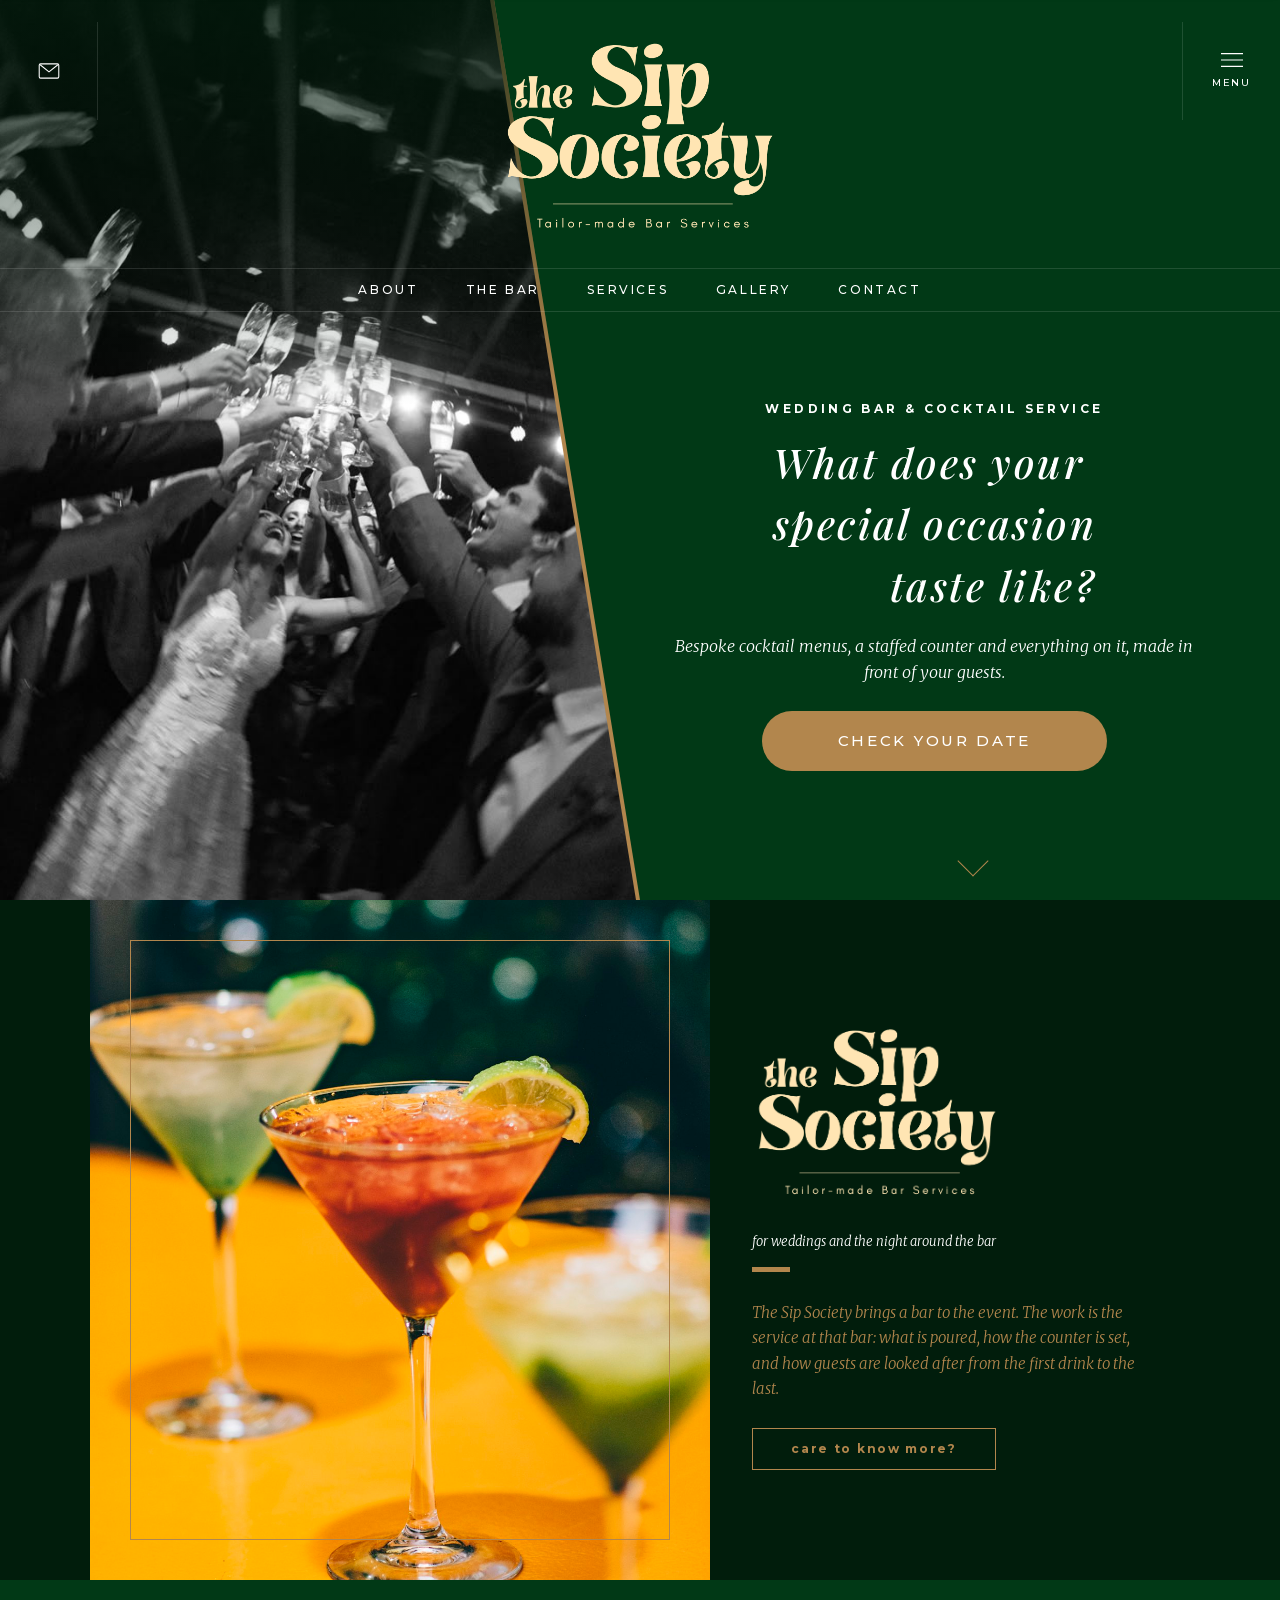
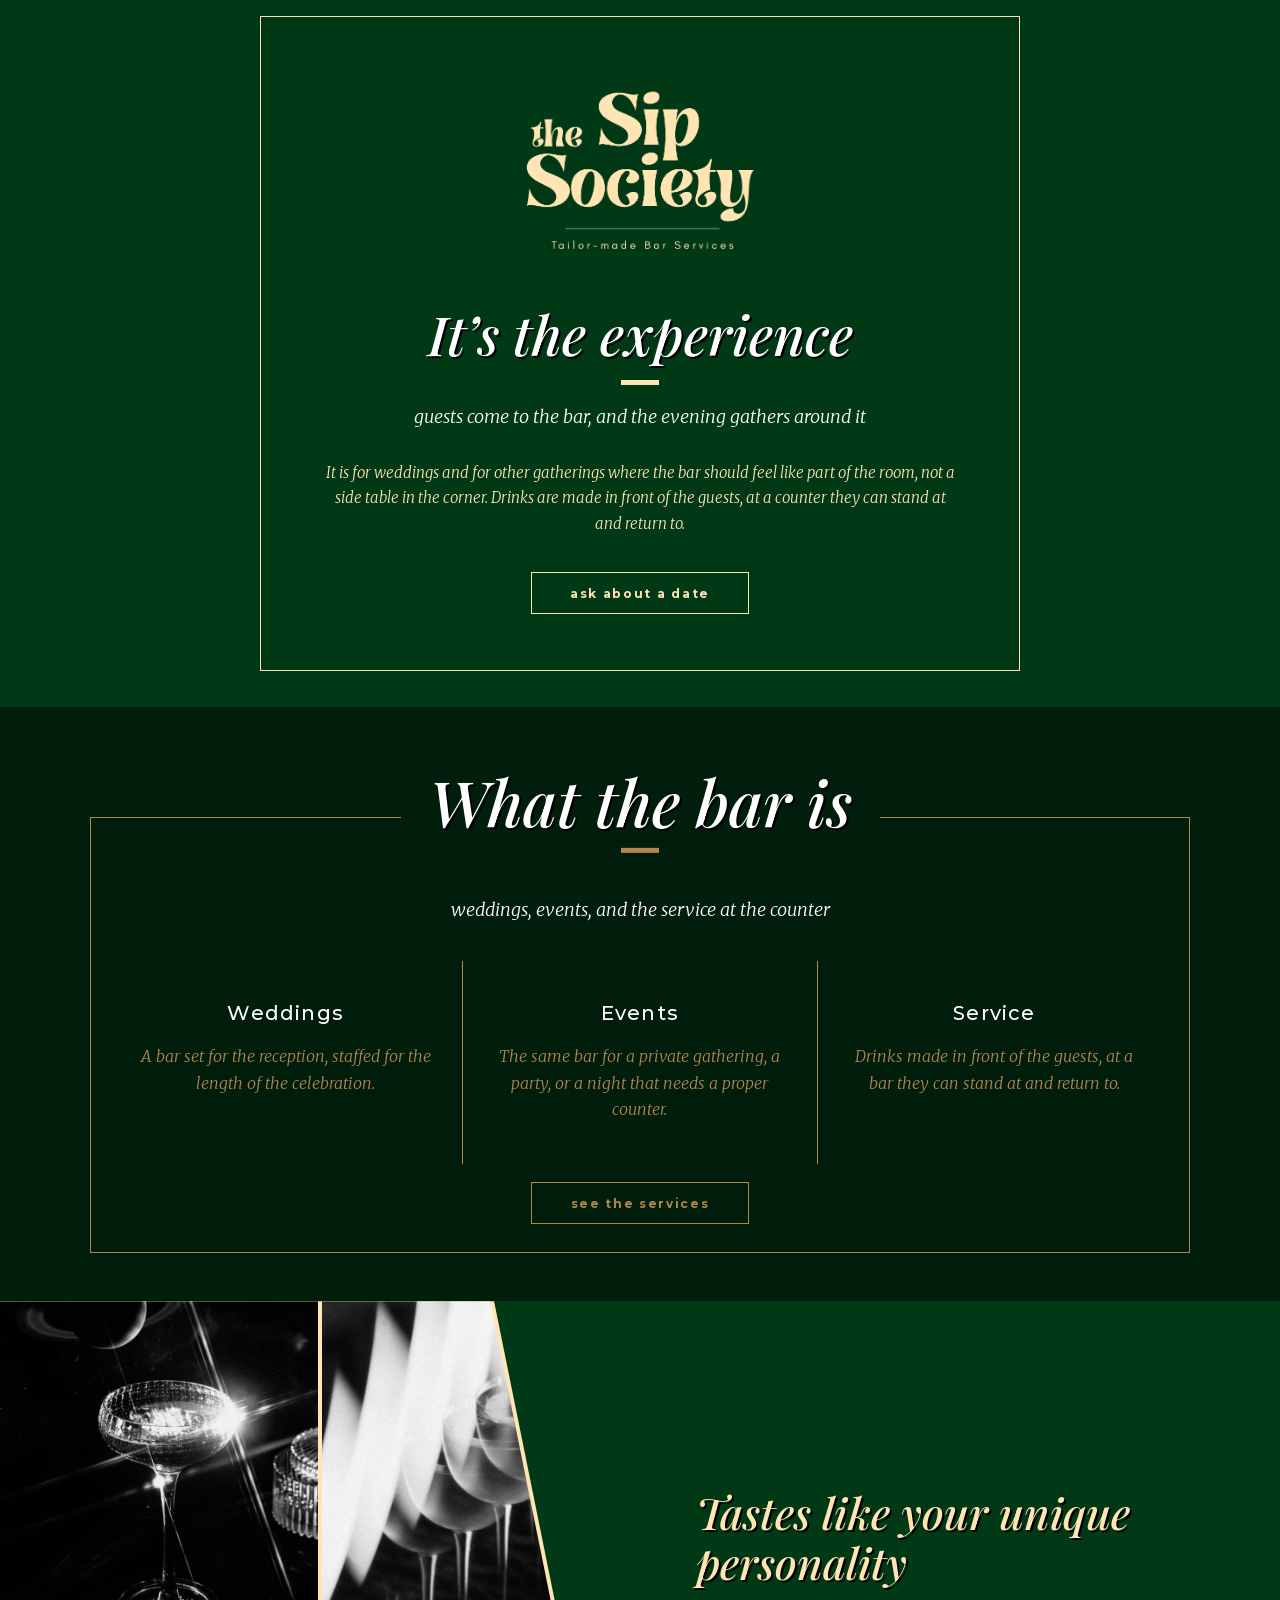
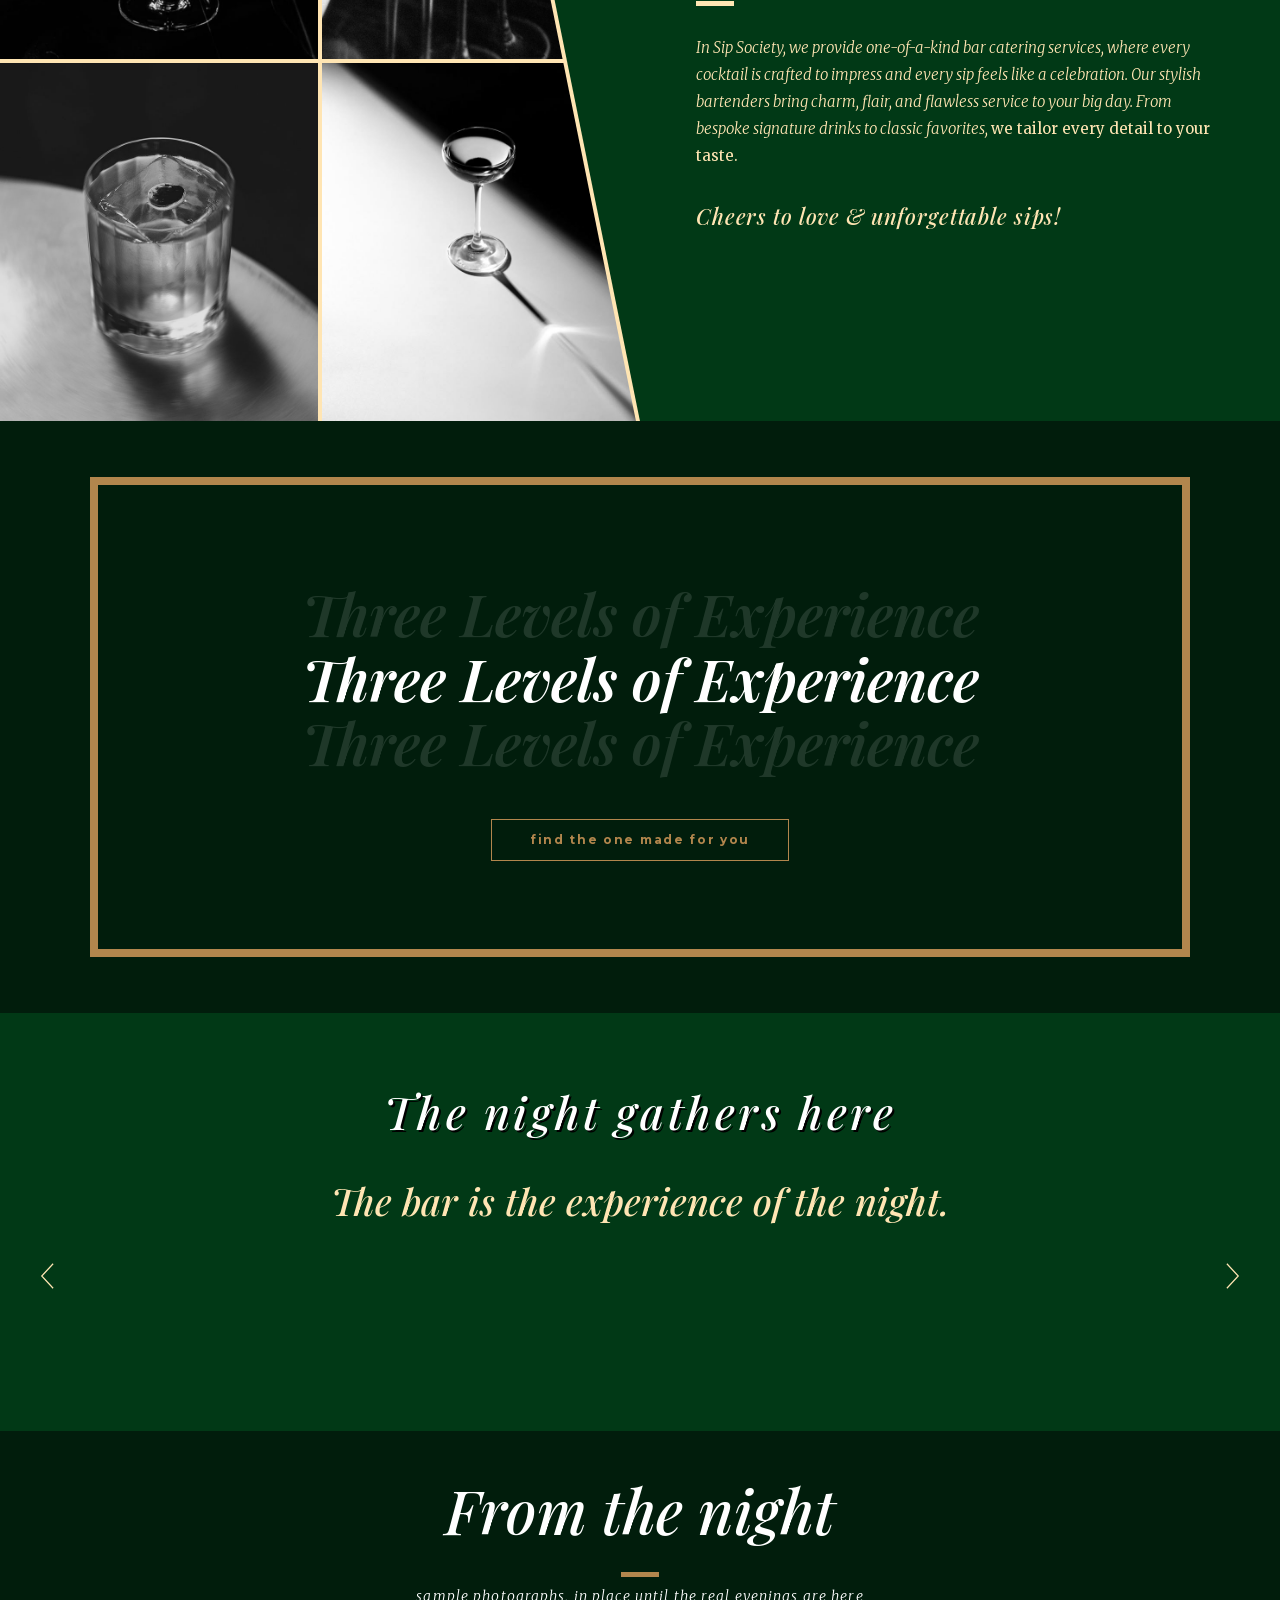
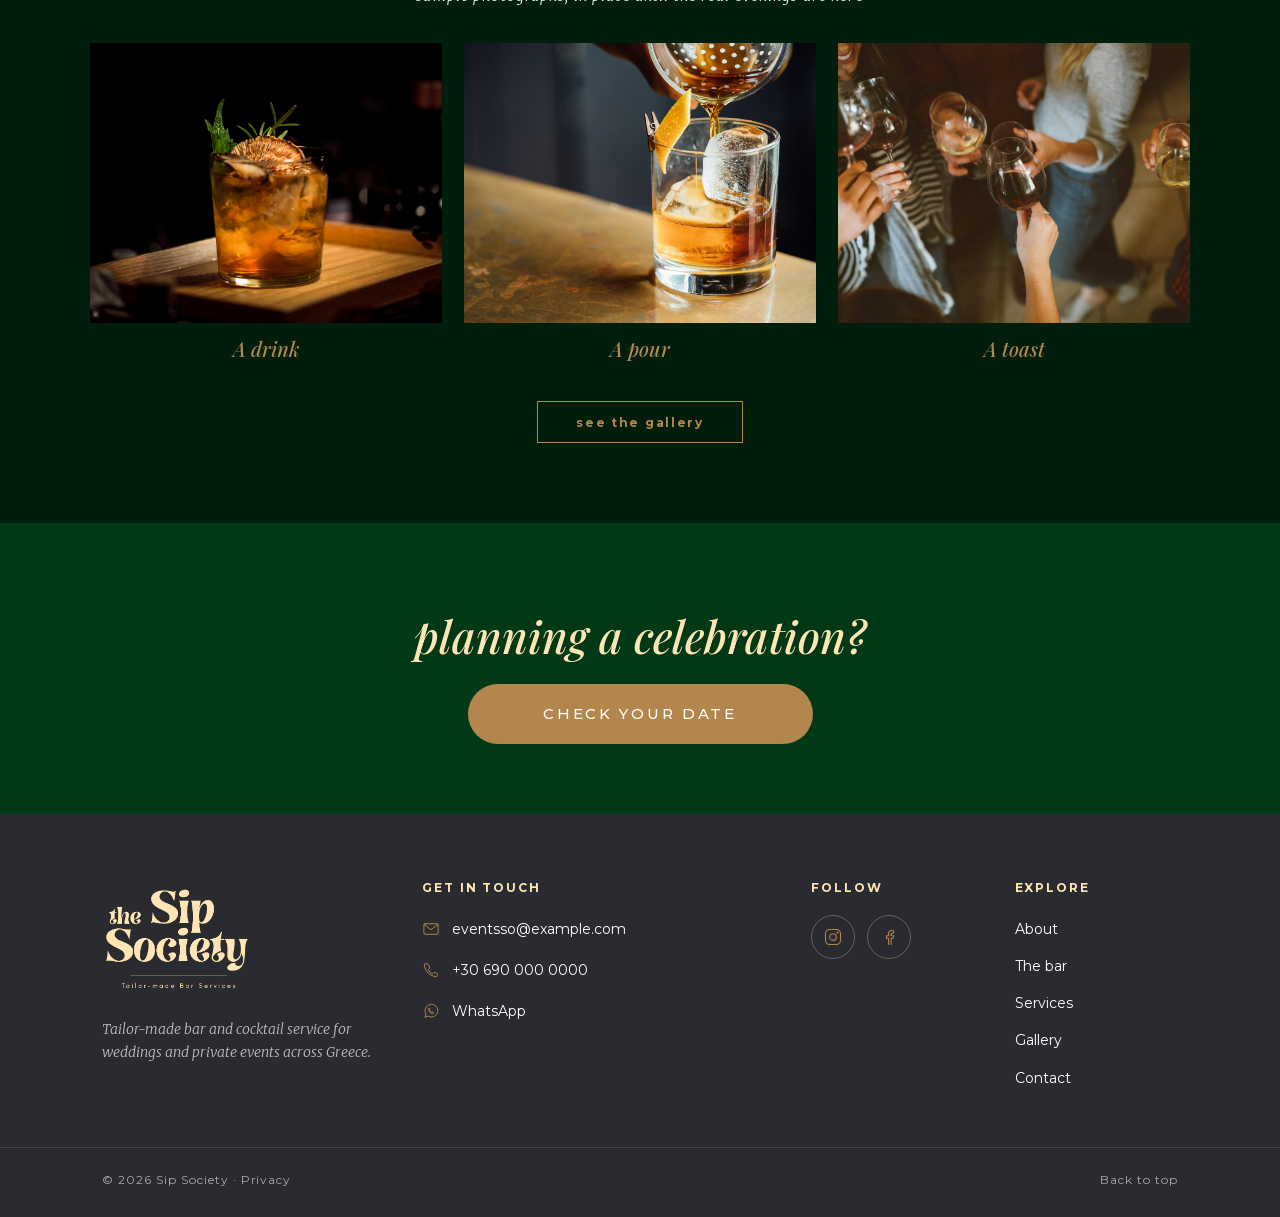
<file: index.html>
<!DOCTYPE html>
<html lang="en">
  <head>
    <meta charset="utf-8">
    <meta name="viewport" content="width=device-width, initial-scale=1">
    <title>Wedding Bar &amp; Cocktail Service — The Sip Society</title>
    <meta name="description" content="Tailor-made wedding bar and cocktail service for weddings and private events. Bespoke menus, staffed bar, glassware and setup. Check your date with The Sip Society.">
    <meta name="theme-color" content="#b2864d">
    <link rel="icon" href="images/mark.svg" type="image/svg+xml">
    <link rel="stylesheet" href="css/fonts.css">
    <link rel="stylesheet" href="css/styles.css">
    <!-- TODO: telephone is a placeholder; add "url" and "image" once the domain is live -->
    <script type="application/ld+json">
    {
      "@context": "https://schema.org",
      "@type": "LocalBusiness",
      "name": "The Sip Society",
      "legalName": "Sip Society",
      "description": "Tailor-made wedding bar and cocktail service for weddings and private events.",
      "email": "eventsso@example.com",
      "telephone": "+30 690 000 0000",
      "address": { "@type": "PostalAddress", "addressCountry": "GR" },
      "areaServed": { "@type": "Country", "name": "Greece" },
      "sameAs": [
        "https://www.instagram.com/pantelisnikolidakis/",
        "https://www.facebook.com/share/1DG5RxUV88/"
      ]
    }
    </script>
  </head>
  <body id="top" class="home">
    <a class="skip" href="#about">Skip to content</a>

    <header class="sticky-bar">
      <a class="sticky-brand" href="index.html">
        <img src="images/logo-ink.png" alt="The Sip Society" width="517" height="297">
      </a>
      <a class="sticky-cta" href="contact.html">Check your date</a>
      <button class="rail-btn rail-btn-bar" type="button" data-menu-toggle aria-expanded="false" aria-controls="site-menu">
        <svg viewBox="0 0 24 16" aria-hidden="true"><path d="M0 1h24M0 8h24M0 15h24" fill="none" stroke="currentColor" stroke-width="1.2"/></svg>
        <span>Menu</span>
      </button>
    </header>

    <div class="overlay-menu" id="site-menu" hidden>
      <div class="overlay-top">
        <a class="overlay-brand" href="index.html"><img src="images/logo-word.png" alt="The Sip Society" width="397" height="323"></a>
        <button class="rail-btn rail-btn-close" type="button" data-menu-toggle aria-label="Close menu">
          <svg viewBox="0 0 18 18" aria-hidden="true"><path d="M1 1l16 16M17 1L1 17" fill="none" stroke="currentColor" stroke-width="1.2"/></svg>
          <span>Close</span>
        </button>
      </div>
      <nav class="overlay-nav" aria-label="Menu">
        <a href="#about">About</a>
        <a href="#bar">The bar</a>
        <a href="services.html">Services</a>
        <a href="gallery.html">Gallery</a>
        <a href="contact.html">Contact</a>
      </nav>
    </div>

    <header class="hero hero-intro">
      <div class="hero-slant">
        <img src="images/brochure/welcome.jpg" alt="Guests raising champagne glasses in a toast" width="736" height="1104">
      </div>
      <div class="hero-chrome">
        <a class="rail-link" href="contact.html">
          <svg viewBox="0 0 24 18" aria-hidden="true"><rect x="1" y="1" width="22" height="16" rx="1.5" fill="none" stroke="currentColor" stroke-width="1.2"/><path d="M2 2l10 8L22 2" fill="none" stroke="currentColor" stroke-width="1.2"/></svg>
          <span class="visually-hidden">Contact</span>
        </a>
        <a class="wordmark" href="index.html">
          <img src="images/logo-word.png" alt="The Sip Society, tailor-made bar services" width="397" height="323">
        </a>
        <button class="rail-btn" type="button" data-menu-toggle aria-expanded="false" aria-controls="site-menu">
          <svg viewBox="0 0 24 16" aria-hidden="true"><path d="M0 1h24M0 8h24M0 15h24" fill="none" stroke="currentColor" stroke-width="1.2"/></svg>
          <span>Menu</span>
        </button>
        <nav class="hero-nav" aria-label="Pages">
          <a href="#about">About</a>
          <a href="#bar">The bar</a>
          <a href="services.html">Services</a>
          <a href="gallery.html">Gallery</a>
          <a href="contact.html">Contact</a>
        </nav>
      </div>
      <div class="hero-copy">
        <p class="hero-eyebrow">Wedding bar &amp; cocktail service</p>
        <h1 class="hero-title">
          <span>What does your</span>
          <span>special occasion</span>
          <span>taste like?</span>
        </h1>
        <p class="hero-sub">Bespoke cocktail menus, a staffed counter and everything on it, made in front of your guests.</p>
        <a class="pill hero-cta" href="contact.html">Check your date</a>
      </div>
      <a class="scroll-cue" href="#about">
        <span class="visually-hidden">Scroll</span>
      </a>
    </header>

    <main>
      <section class="split band band-plum" id="about">
        <div class="split-photo">
          <img src="images/samples/bar.jpg" alt="Sample photograph of cocktails on a bar" width="1200" height="1800">
        </div>
        <div class="split-copy">
          <h2>
            <img src="images/logo-word.png" alt="The Sip Society" width="397" height="323">
          </h2>
          <p class="kicker dash">for weddings and the night around the bar</p>
          <p>
            The Sip Society brings a bar to the event. The work is the service at that bar: what is poured, how the counter is set, and how guests are looked after from the first drink to the last.
          </p>
          <a class="more" href="services.html">care to know more?</a>
        </div>
      </section>

      <section class="vision band band-green" id="bar">
        <div class="vision-frame">
          <img class="vision-mark" src="images/logo-word.png" alt="" width="397" height="323">
          <h2 class="dash">It’s the experience</h2>
          <p class="vision-kicker">guests come to the bar, and the evening gathers around it</p>
          <p>
            It is for weddings and for other gatherings where the bar should feel like part of the room, not a side table in the corner. Drinks are made in front of the guests, at a counter they can stand at and return to.
          </p>
          <a class="more" href="contact.html">ask about a date</a>
        </div>
      </section>

      <section class="offer band band-plum" aria-labelledby="offer-title">
        <div class="offer-frame">
          <h2 id="offer-title"><span class="dash">What the bar is</span></h2>
          <p class="offer-kicker">weddings, events, and the service at the counter</p>
          <ul class="offer-grid">
            <li>
              <h3>Weddings</h3>
              <p>A bar set for the reception, staffed for the length of the celebration.</p>
            </li>
            <li>
              <h3>Events</h3>
              <p>The same bar for a private gathering, a party, or a night that needs a proper counter.</p>
            </li>
            <li>
              <h3>Service</h3>
              <p>Drinks made in front of the guests, at a bar they can stand at and return to.</p>
            </li>
          </ul>
          <a class="more" href="services.html">see the services</a>
        </div>
      </section>

      <section class="slant reveal band band-green" aria-labelledby="intro-title">
        <div class="slant-photo">
          <div class="slant-grid">
            <img src="images/brochure/intro-coupe-stars.jpg" alt="A cut-crystal coupe catching a starburst of light" width="736" height="1104" loading="lazy">
            <img src="images/brochure/intro-coupes-row.jpg" alt="A row of coupes with a fennel garnish, blurred in motion" width="736" height="1104" loading="lazy">
            <img src="images/brochure/intro-rocks.jpg" alt="A rocks glass over a large clear ice cube" width="736" height="920" loading="lazy">
            <img src="images/brochure/intro-coupe-light.jpg" alt="A single coupe on a table, half in shadow" width="736" height="1104" loading="lazy">
          </div>
        </div>
        <div class="slant-copy">
          <h2 id="intro-title" class="dash">Tastes like your unique personality</h2>
          <p>
            In Sip Society, we provide one-of-a-kind bar catering services, where every cocktail is crafted to impress and every sip feels like a celebration. Our stylish bartenders bring charm, flair, and flawless service to your big day. From bespoke signature drinks to classic favorites, <strong>we tailor every detail to your taste.</strong>
          </p>
          <p class="slant-signoff">Cheers to love &amp; unforgettable sips!</p>
        </div>
      </section>

      <section class="levels reveal band band-plum" aria-labelledby="levels-title">
        <div class="levels-frame">
          <div class="levels-stack">
            <span class="levels-echo" aria-hidden="true">Three Levels of Experience</span>
            <h2 id="levels-title">Three Levels of Experience</h2>
            <span class="levels-echo" aria-hidden="true">Three Levels of Experience</span>
          </div>
          <a class="more" href="services.html#formats">find the one made for you</a>
        </div>
      </section>

      <section class="lines band band-green" aria-roledescription="carousel" aria-label="Notes from the bar">
        <h2>The night gathers here</h2>
        <div class="line-viewport">
          <p class="line-slide is-active">The bar is the experience of the night.</p>
          <p class="line-slide">Guests come to the bar, stay for a while, and the evening gathers around it.</p>
          <p class="line-slide">A counter set for the reception, and kept for the length of the celebration.</p>
          <p class="line-slide">For weddings, and for gatherings that need a proper bar.</p>
        </div>
        <div class="line-controls">
          <button type="button" data-line="prev" aria-label="Previous line">
            <svg viewBox="0 0 18 32" aria-hidden="true"><path d="M16 2L3 16l13 14" fill="none" stroke="currentColor" stroke-width="1.4"/></svg>
          </button>
          <button type="button" data-line="next" aria-label="Next line">
            <svg viewBox="0 0 18 32" aria-hidden="true"><path d="M2 2l13 14L2 30" fill="none" stroke="currentColor" stroke-width="1.4"/></svg>
          </button>
        </div>
      </section>

      <section class="preview band band-plum" aria-labelledby="preview-title">
        <h2 id="preview-title" class="dash">From the night</h2>
        <p class="preview-kicker">sample photographs, in place until the real evenings are here</p>
        <ul class="preview-grid">
          <li>
            <a href="gallery.html">
              <img src="images/samples/pour.jpg" alt="Sample photograph of a finished cocktail" width="1400" height="933">
              <span>A drink</span>
            </a>
          </li>
          <li>
            <a href="gallery.html">
              <img src="images/samples/glasses.jpg" alt="Sample photograph of a drink being poured" width="1400" height="935">
              <span>A pour</span>
            </a>
          </li>
          <li>
            <a href="gallery.html">
              <img src="images/samples/evening.jpg" alt="Sample photograph of guests raising glasses" width="1200" height="800">
              <span>A toast</span>
            </a>
          </li>
        </ul>
        <a class="more more-dark" href="gallery.html">see the gallery</a>
      </section>
    </main>

    <footer class="site-footer">
      <div class="footer-cta">
        <h2>planning a celebration?</h2>
        <a class="pill" href="contact.html">Check your date</a>
      </div>
      <div class="footer-main">
        <div class="footer-brand">
          <a href="index.html"><img src="images/logo-word.png" alt="The Sip Society" width="397" height="323" loading="lazy"></a>
          <p>Tailor-made bar and cocktail service for weddings and private events across Greece.</p>
        </div>
        <div class="footer-col">
          <h2 class="footer-label">Get in touch</h2>
          <ul class="footer-contact">
            <li><a href="mailto:eventsso@example.com"><svg viewBox="0 0 24 24" aria-hidden="true"><rect x="2.5" y="5" width="19" height="14" rx="1.5"/><path d="M3 6l9 7 9-7"/></svg><span>eventsso@example.com</span></a></li>
            <!-- TODO: placeholder phone and WhatsApp numbers, replace with the real ones -->
            <li><a href="tel:+306900000000"><svg viewBox="0 0 24 24" aria-hidden="true"><path d="M6.6 3.5h-2a1.5 1.5 0 0 0-1.5 1.6c.6 8.2 7.6 15.2 15.8 15.8a1.5 1.5 0 0 0 1.6-1.5v-2.2a1 1 0 0 0-.8-1l-3.5-.9a1 1 0 0 0-1 .3l-1.4 1.5a12 12 0 0 1-5.4-5.4l1.5-1.4a1 1 0 0 0 .3-1l-.9-3.5a1 1 0 0 0-1-.8z"/></svg><span>+30 690 000 0000</span></a></li>
            <li><a href="https://wa.me/306900000000" target="_blank" rel="noopener"><svg viewBox="0 0 24 24" aria-hidden="true"><path d="M4 20l1.3-4A8.5 8.5 0 1 1 8.4 19z"/><path d="M9.2 8.6c.3-.4.7-.4.9 0l.6 1.3c.1.3 0 .5-.2.7l-.4.4a5 5 0 0 0 2.9 2.9l.4-.4c.2-.2.4-.3.7-.2l1.3.6c.4.2.4.6 0 .9-.6.6-1.4.8-2.2.5a7.5 7.5 0 0 1-4.5-4.5c-.3-.8-.1-1.6.5-2.2z"/></svg><span>WhatsApp</span></a></li>
          </ul>
        </div>
        <div class="footer-col">
          <h2 class="footer-label">Follow</h2>
          <ul class="footer-social">
            <li><a href="https://www.instagram.com/pantelisnikolidakis/" target="_blank" rel="noopener" aria-label="Instagram"><svg viewBox="0 0 24 24" aria-hidden="true"><rect x="3" y="3" width="18" height="18" rx="5"/><circle cx="12" cy="12" r="4"/><circle cx="17.3" cy="6.7" r=".6"/></svg></a></li>
            <li><a href="https://www.facebook.com/share/1DG5RxUV88/" target="_blank" rel="noopener" aria-label="Facebook"><svg viewBox="0 0 24 24" aria-hidden="true"><path d="M14.5 21v-7.5h2.6l.4-3h-3V8.6c0-.9.3-1.5 1.6-1.5h1.5V4.4a20 20 0 0 0-2.3-.1c-2.3 0-3.8 1.4-3.8 3.9v2.3H9v3h2.5V21"/></svg></a></li>
          </ul>
        </div>
        <nav class="footer-col footer-nav" aria-label="Footer">
          <h2 class="footer-label">Explore</h2>
          <ul>
            <li><a href="#about">About</a></li>
            <li><a href="#bar">The bar</a></li>
            <li><a href="services.html">Services</a></li>
            <li><a href="gallery.html">Gallery</a></li>
            <li><a href="contact.html">Contact</a></li>
          </ul>
        </nav>
      </div>
      <div class="footer-meta">
        <p>&copy; <span id="year">2026</span> Sip Society <span aria-hidden="true">&middot;</span> <a href="privacy.html">Privacy</a></p>
        <a href="#top">Back to top</a>
      </div>
    </footer>

    <script src="js/main.js"></script>
  </body>
</html>
</file>
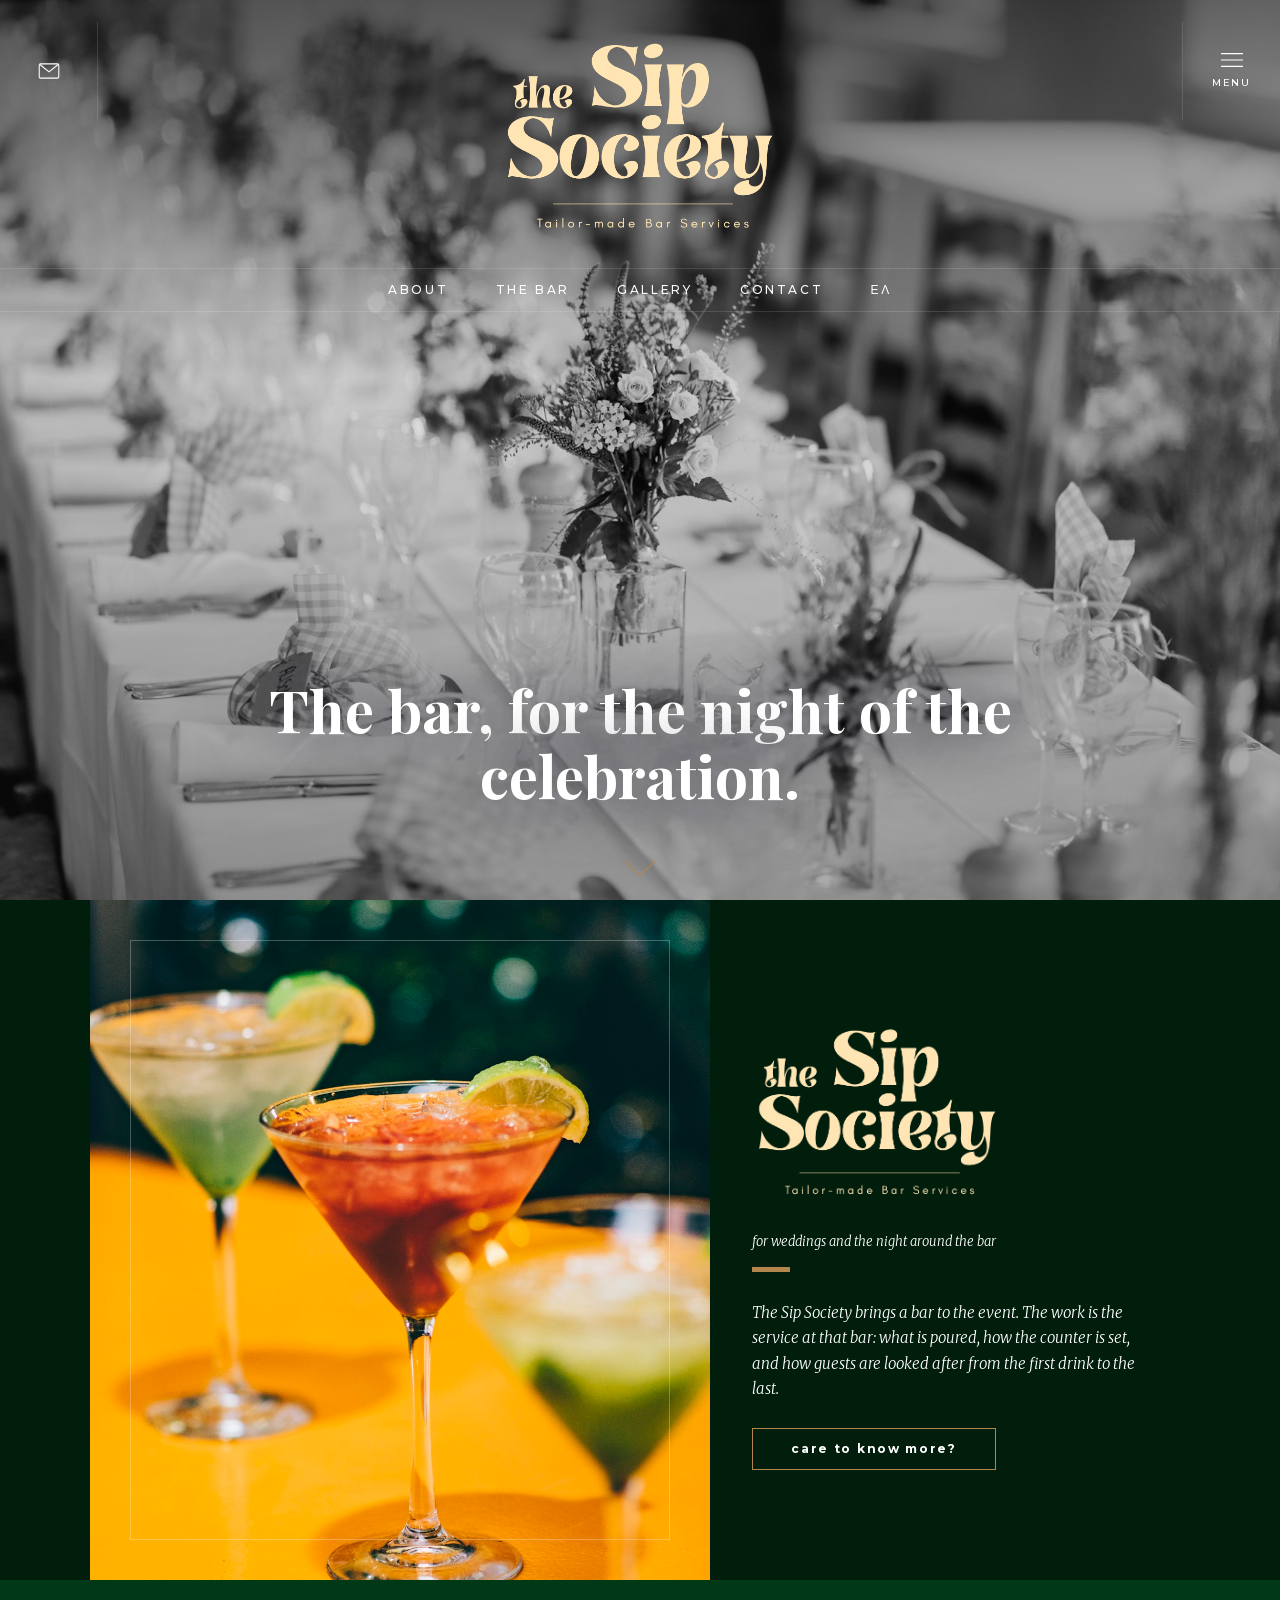
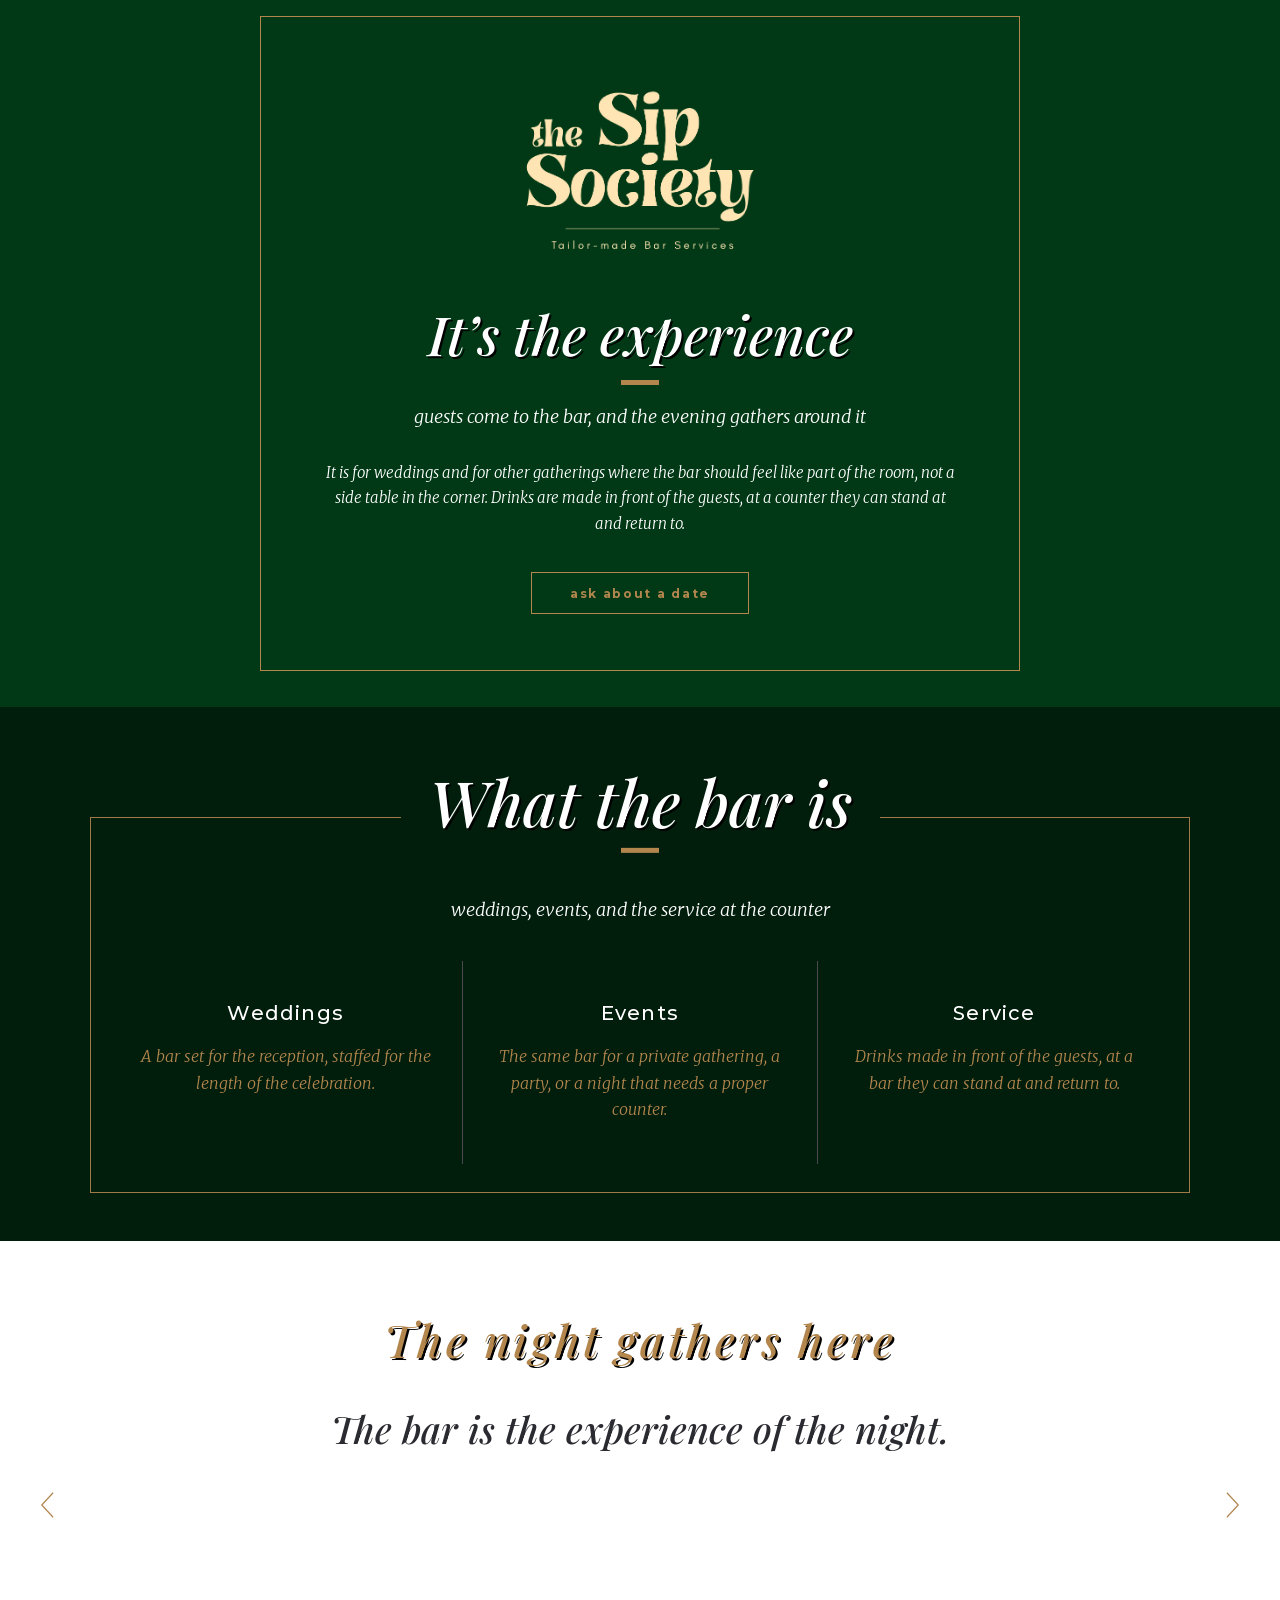
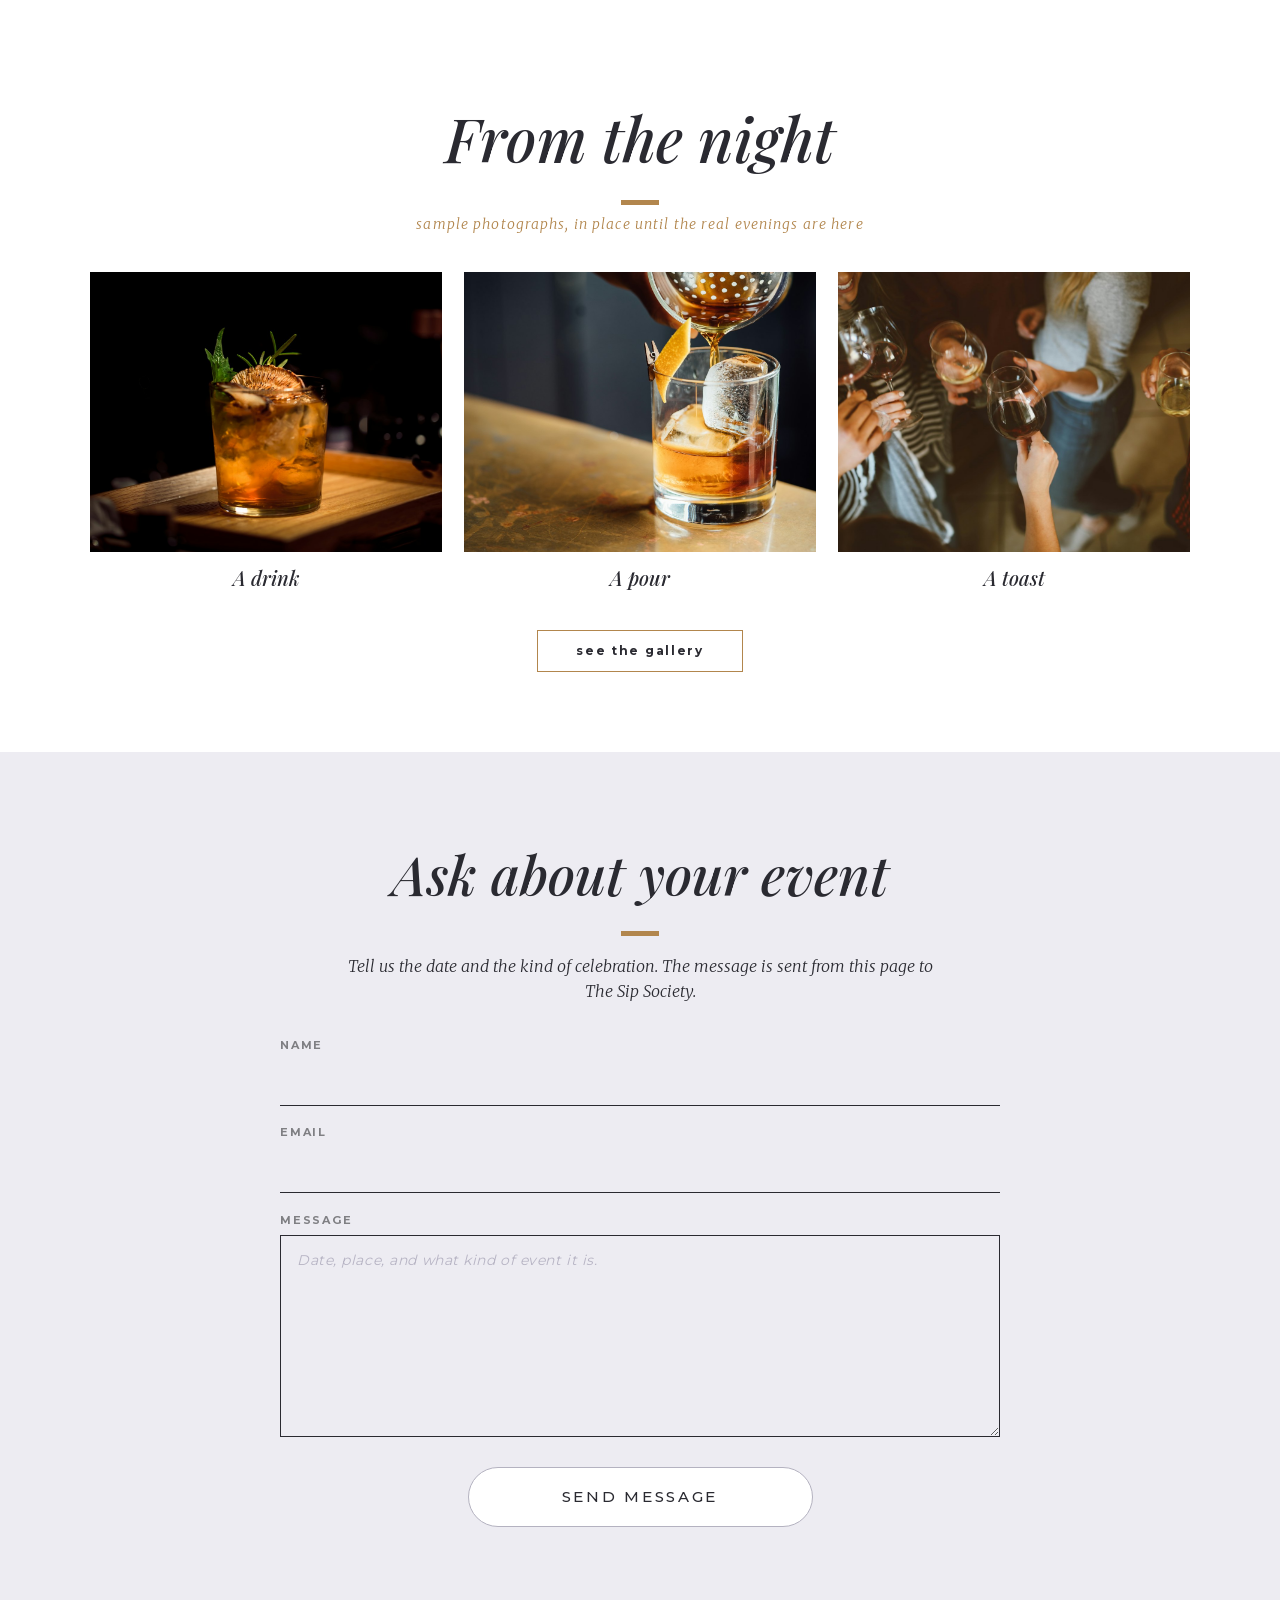
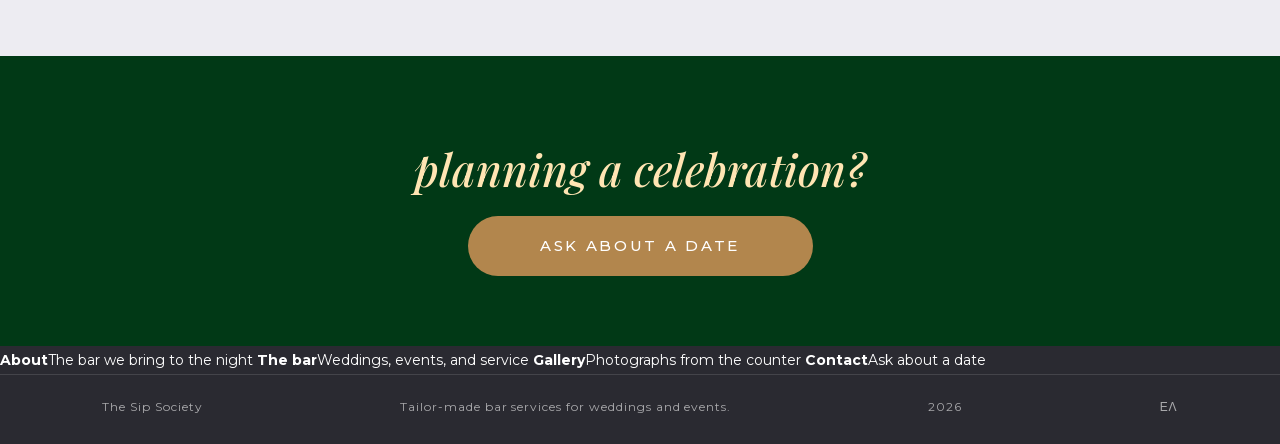
<file: en/index.html>
<!DOCTYPE html>
<html lang="en">
  <head>
    <meta charset="utf-8">
    <script src="../js/lang.js"></script>
    <meta name="viewport" content="width=device-width, initial-scale=1">
    <title>The Sip Society — Tailor-Made Bar Services</title>
    <meta name="description" content="The Sip Society offers tailor-made bar services for weddings and events. The bar is the experience of the night.">
    <meta name="theme-color" content="#b2864d">
    <link rel="icon" href="../images/mark.svg" type="image/svg+xml">
    <link rel="stylesheet" href="../css/fonts.css">
    <link rel="stylesheet" href="../css/styles.css">
  </head>
  <body class="home">
    <a class="skip" href="#about">Skip to content</a>

    <header class="sticky-bar">
      <a class="sticky-brand" href="index.html">
        <img src="../images/logo-ink.png" alt="The Sip Society" width="397" height="323">
      </a>
      <button class="rail-btn rail-btn-bar" type="button" data-menu-toggle aria-expanded="false" aria-controls="site-menu">
        <svg viewBox="0 0 24 16" aria-hidden="true"><path d="M0 1h24M0 8h24M0 15h24" fill="none" stroke="currentColor" stroke-width="1.2"/></svg>
        <span>Menu</span>
      </button>
    </header>

    <div class="overlay-menu" id="site-menu" hidden>
      <div class="overlay-top">
        <a class="overlay-brand" href="index.html"><img src="../images/logo-word.png" alt="The Sip Society" width="397" height="323"></a>
        <button class="rail-btn rail-btn-close" type="button" data-menu-toggle aria-label="Close menu">
          <svg viewBox="0 0 18 18" aria-hidden="true"><path d="M1 1l16 16M17 1L1 17" fill="none" stroke="currentColor" stroke-width="1.2"/></svg>
          <span>Close</span>
        </button>
      </div>
      <nav class="overlay-nav" aria-label="Menu">
        <a href="#about">About</a>
        <a href="#bar">The bar</a>
        <a href="gallery.html">Gallery</a>
        <a href="#contact">Contact</a>
        <a href="../index.html" lang="el" hreflang="el" aria-label="Ελληνικά">ΕΛ</a>
        </nav>
    </div>

    <header class="hero">
      <div class="hero-photo" role="img" aria-label="Sample photograph of a wedding reception"></div>
      <div class="hero-chrome">
        <a class="rail-link" href="#contact">
          <svg viewBox="0 0 24 18" aria-hidden="true"><rect x="1" y="1" width="22" height="16" rx="1.5" fill="none" stroke="currentColor" stroke-width="1.2"/><path d="M2 2l10 8L22 2" fill="none" stroke="currentColor" stroke-width="1.2"/></svg>
          <span class="visually-hidden">Contact</span>
        </a>
        <a class="wordmark" href="index.html">
          <img src="../images/logo-word.png" alt="The Sip Society, tailor-made bar services" width="397" height="323">
        </a>
        <button class="rail-btn" type="button" data-menu-toggle aria-expanded="false" aria-controls="site-menu">
          <svg viewBox="0 0 24 16" aria-hidden="true"><path d="M0 1h24M0 8h24M0 15h24" fill="none" stroke="currentColor" stroke-width="1.2"/></svg>
          <span>Menu</span>
        </button>
        <nav class="hero-nav" aria-label="Pages">
          <a href="#about">About</a>
          <a href="#bar">The bar</a>
          <a href="gallery.html">Gallery</a>
          <a href="#contact">Contact</a>
          <a href="../index.html" lang="el" hreflang="el" aria-label="Ελληνικά">ΕΛ</a>
        </nav>
      </div>
      <h1 class="hero-title">The bar, for the night of the celebration.</h1>
      <a class="scroll-cue" href="#about">
        <span class="visually-hidden">Scroll</span>
      </a>
    </header>

    <main>
      <section class="split" id="about">
        <div class="split-photo">
          <img src="../images/samples/bar.jpg" alt="Sample photograph of cocktails on a bar" width="1200" height="1800">
        </div>
        <div class="split-copy">
          <h2>
            <img src="../images/logo-word.png" alt="The Sip Society" width="397" height="323">
          </h2>
          <p class="kicker dash">for weddings and the night around the bar</p>
          <p>
            The Sip Society brings a bar to the event. The work is the service at that bar: what is poured, how the counter is set, and how guests are looked after from the first drink to the last.
          </p>
          <a class="more" href="gallery.html">care to know more?</a>
        </div>
      </section>

      <section class="vision" id="bar">
        <div class="vision-frame">
          <img class="vision-mark" src="../images/logo-word.png" alt="" width="397" height="323">
          <h2 class="dash">It’s the experience</h2>
          <p class="vision-kicker">guests come to the bar, and the evening gathers around it</p>
          <p>
            It is for weddings and for other gatherings where the bar should feel like part of the room, not a side table in the corner. Drinks are made in front of the guests, at a counter they can stand at and return to.
          </p>
          <a class="more" href="#contact">ask about a date</a>
        </div>
      </section>

      <section class="offer" aria-labelledby="offer-title">
        <div class="offer-frame">
          <h2 id="offer-title"><span class="dash">What the bar is</span></h2>
          <p class="offer-kicker">weddings, events, and the service at the counter</p>
          <ul class="offer-grid">
            <li>
              <h3>Weddings</h3>
              <p>A bar set for the reception, staffed for the length of the celebration.</p>
            </li>
            <li>
              <h3>Events</h3>
              <p>The same bar for a private gathering, a party, or a night that needs a proper counter.</p>
            </li>
            <li>
              <h3>Service</h3>
              <p>Drinks made in front of the guests, at a bar they can stand at and return to.</p>
            </li>
          </ul>
        </div>
      </section>

      <section class="lines" aria-roledescription="carousel" aria-label="Notes from the bar">
        <h2>The night gathers here</h2>
        <div class="line-viewport">
          <p class="line-slide is-active">The bar is the experience of the night.</p>
          <p class="line-slide">Guests come to the bar, stay for a while, and the evening gathers around it.</p>
          <p class="line-slide">A counter set for the reception, and kept for the length of the celebration.</p>
          <p class="line-slide">For weddings, and for gatherings that need a proper bar.</p>
        </div>
        <div class="line-controls">
          <button type="button" data-line="prev" aria-label="Previous line">
            <svg viewBox="0 0 18 32" aria-hidden="true"><path d="M16 2L3 16l13 14" fill="none" stroke="currentColor" stroke-width="1.4"/></svg>
          </button>
          <button type="button" data-line="next" aria-label="Next line">
            <svg viewBox="0 0 18 32" aria-hidden="true"><path d="M2 2l13 14L2 30" fill="none" stroke="currentColor" stroke-width="1.4"/></svg>
          </button>
        </div>
      </section>

      <section class="preview" aria-labelledby="preview-title">
        <h2 id="preview-title" class="dash">From the night</h2>
        <p class="preview-kicker">sample photographs, in place until the real evenings are here</p>
        <ul class="preview-grid">
          <li>
            <a href="gallery.html">
              <img src="../images/samples/pour.jpg" alt="Sample photograph of a finished cocktail" width="1400" height="933">
              <span>A drink</span>
            </a>
          </li>
          <li>
            <a href="gallery.html">
              <img src="../images/samples/glasses.jpg" alt="Sample photograph of a drink being poured" width="1400" height="935">
              <span>A pour</span>
            </a>
          </li>
          <li>
            <a href="gallery.html">
              <img src="../images/samples/evening.jpg" alt="Sample photograph of guests raising glasses" width="1200" height="800">
              <span>A toast</span>
            </a>
          </li>
        </ul>
        <a class="more more-dark" href="gallery.html">see the gallery</a>
      </section>

      <section class="contact-band" id="contact">
        <div class="contact-inner">
          <h2 class="dash">Ask about your event</h2>
          <p class="contact-lead">
            Tell us the date and the kind of celebration. The message is sent from this page to The Sip Society.
          </p>
          <form class="contact-form" id="contact-form" action="https://api.web3forms.com/submit" method="POST" novalidate>
            <input type="hidden" name="access_key" value="aaf60021-49c6-46b3-924b-5795cc60d198">
            <input type="hidden" name="subject" value="The Sip Society event enquiry">
            <input class="hp" type="checkbox" name="botcheck" tabindex="-1" autocomplete="off" aria-hidden="true">
            <label>
              Name
              <input type="text" name="name" autocomplete="name" required maxlength="120">
            </label>
            <label>
              Email
              <input type="email" name="email" autocomplete="email" required maxlength="180">
            </label>
            <label>
              Message
              <textarea name="message" rows="6" required maxlength="4000" placeholder="Date, place, and what kind of event it is."></textarea>
            </label>
            <button class="pill pill-quiet" type="submit">Send message</button>
            <p class="form-status" id="form-status" role="status"></p>
          </form>
        </div>
      </section>
    </main>

    <footer class="site-footer">
      <div class="footer-cta">
        <h2>planning a celebration?</h2>
        <a class="pill" href="#contact">Ask about a date</a>
      </div>
      <nav class="footer-nav" aria-label="Footer">
        <a href="#about"><strong>About</strong><span>The bar we bring to the night</span></a>
        <a href="#bar"><strong>The bar</strong><span>Weddings, events, and service</span></a>
        <a href="gallery.html"><strong>Gallery</strong><span>Photographs from the counter</span></a>
        <a href="#contact"><strong>Contact</strong><span>Ask about a date</span></a>
      </nav>
      <div class="footer-meta">
        <p>The Sip Society</p>
        <p>Tailor-made bar services for weddings and events.</p>
        <p><span id="year"></span></p>
        <p><a href="../index.html" lang="el" hreflang="el" aria-label="Ελληνικά">ΕΛ</a></p>
      </div>
    </footer>

    <script src="../js/main.js"></script>
  </body>
</html>
</file>
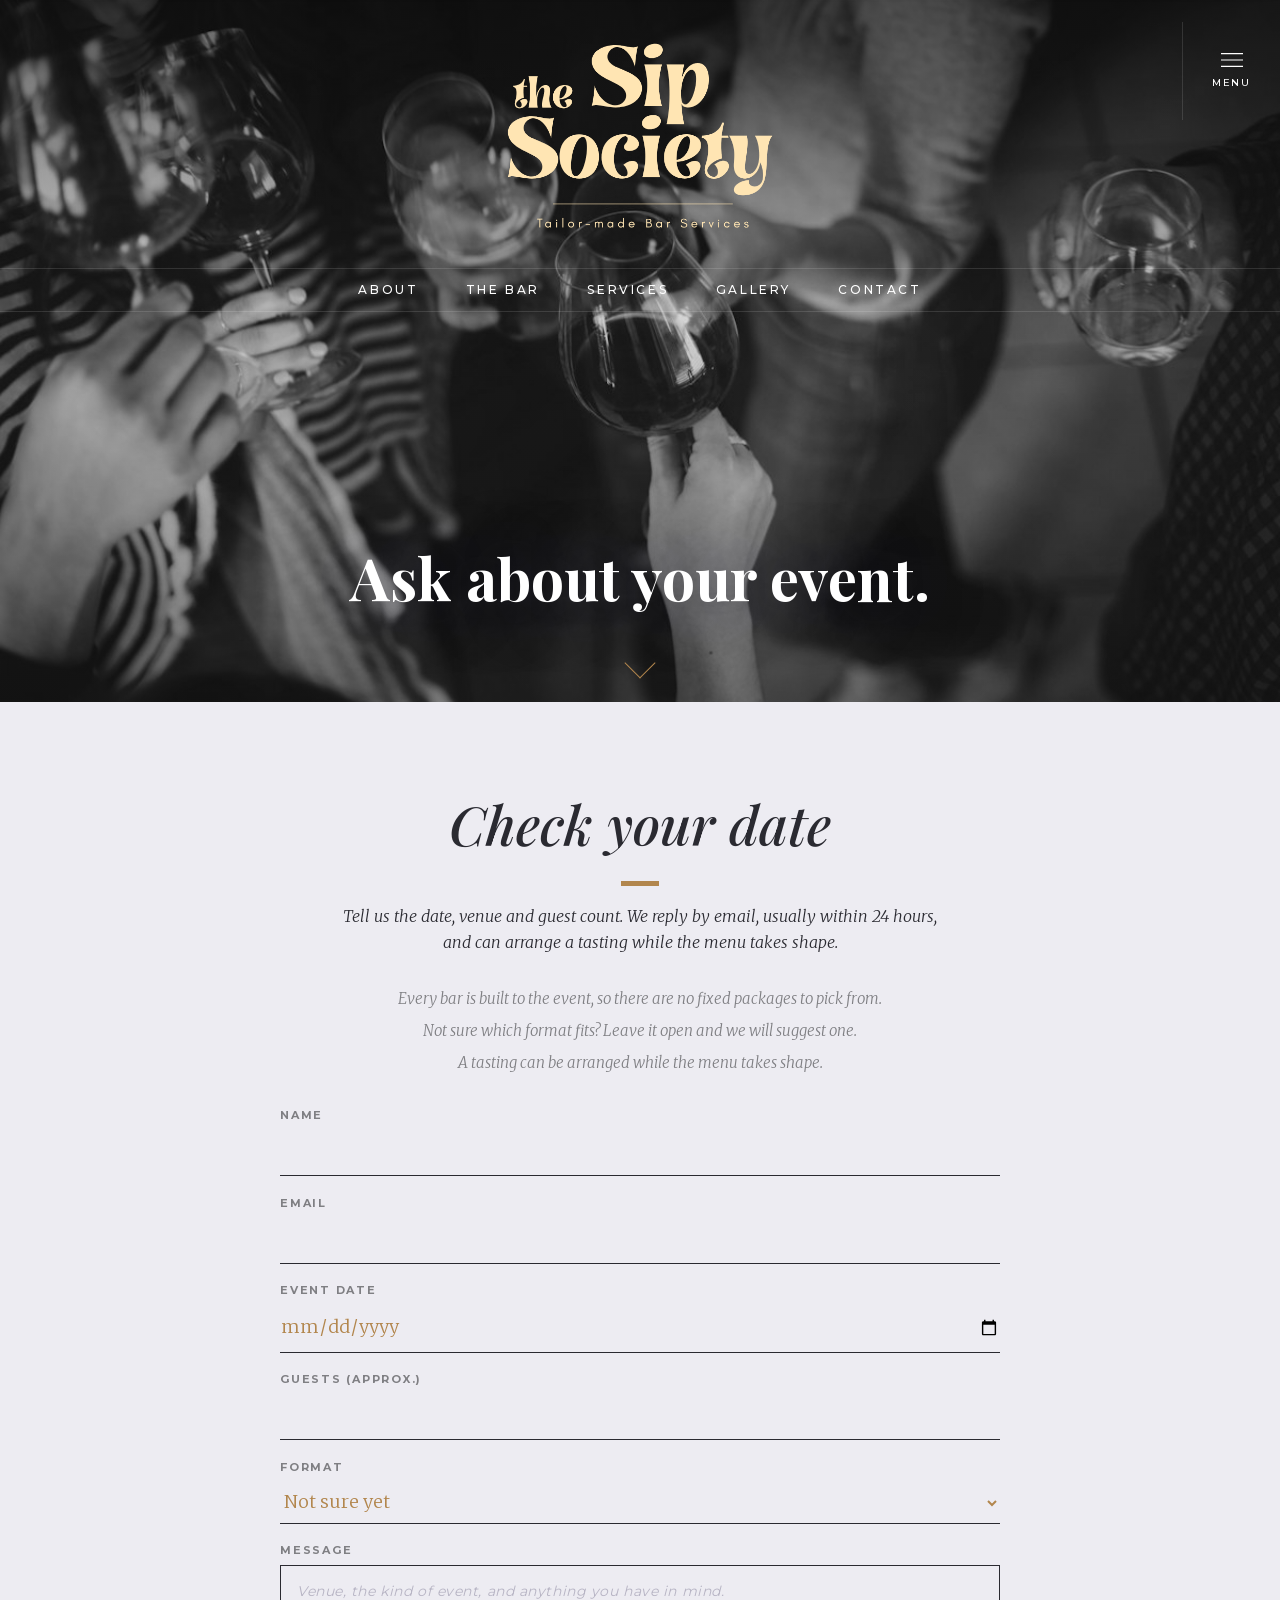
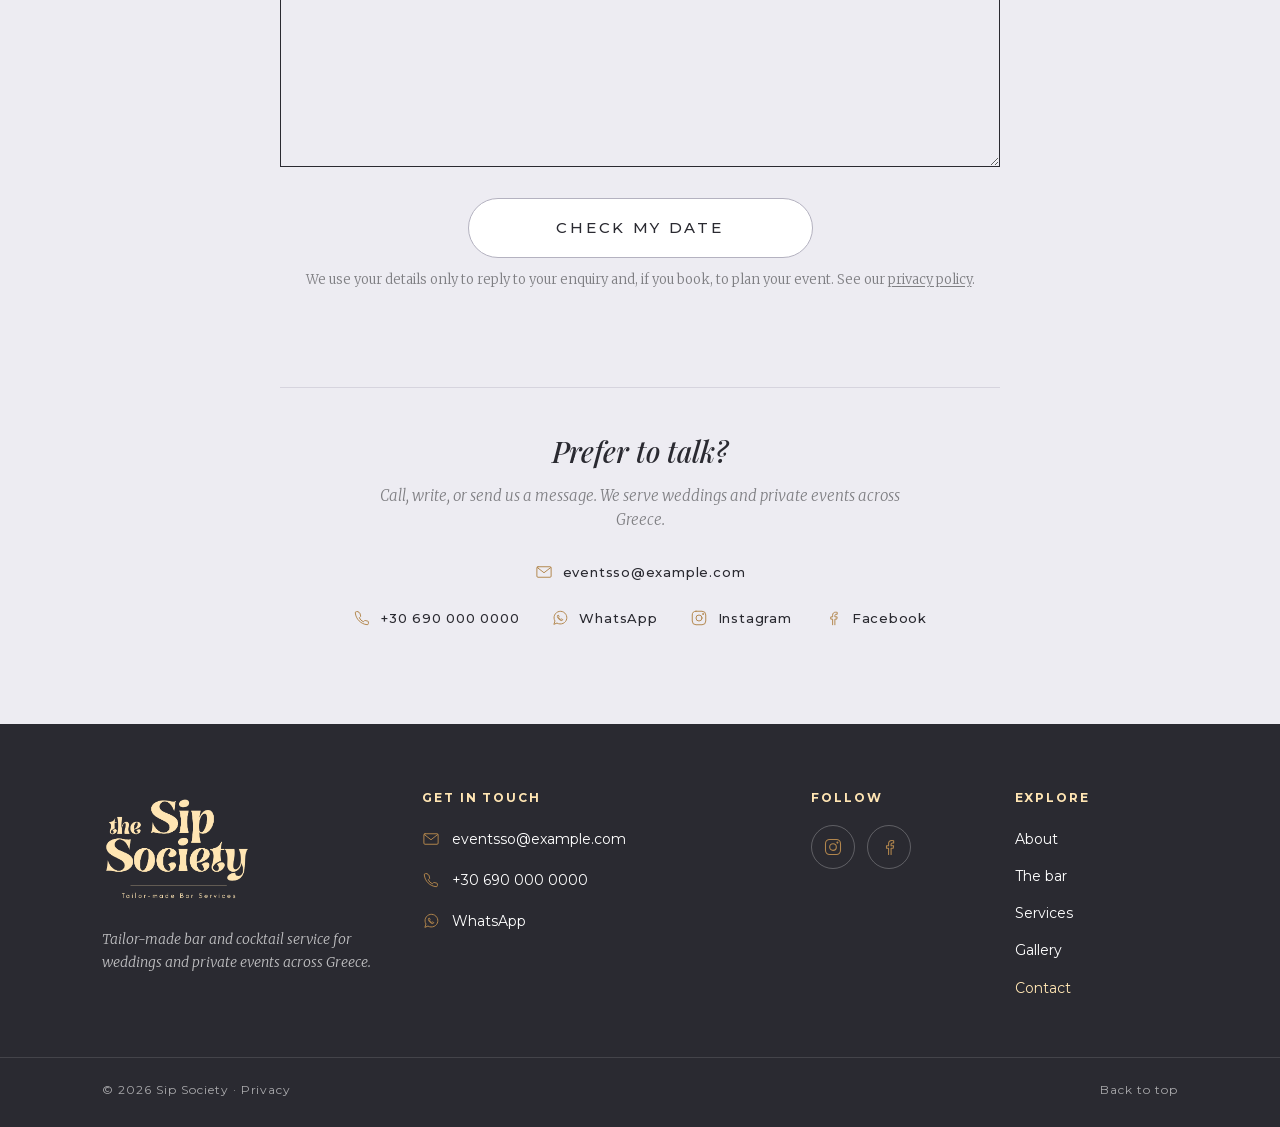
<file: contact.html>
<!DOCTYPE html>
<html lang="en">
  <head>
    <meta charset="utf-8">
    <meta name="viewport" content="width=device-width, initial-scale=1">
    <title>Contact — The Sip Society</title>
    <meta name="description" content="Ask The Sip Society about your wedding or event. Send the date, venue and guest count and we reply by email, usually within 24 hours.">
    <meta name="theme-color" content="#b2864d">
    <link rel="icon" href="images/mark.svg" type="image/svg+xml">
    <link rel="stylesheet" href="css/fonts.css">
    <link rel="stylesheet" href="css/styles.css">
    <!-- TODO: telephone is a placeholder; add "url" and "image" once the domain is live -->
    <script type="application/ld+json">
    {
      "@context": "https://schema.org",
      "@type": "LocalBusiness",
      "name": "The Sip Society",
      "legalName": "Sip Society",
      "description": "Tailor-made wedding bar and cocktail service for weddings and private events.",
      "email": "eventsso@example.com",
      "telephone": "+30 690 000 0000",
      "address": { "@type": "PostalAddress", "addressCountry": "GR" },
      "areaServed": { "@type": "Country", "name": "Greece" },
      "sameAs": [
        "https://www.instagram.com/pantelisnikolidakis/",
        "https://www.facebook.com/share/1DG5RxUV88/"
      ]
    }
    </script>
  </head>
  <body id="top">
    <a class="skip" href="#contact">Skip to the form</a>

    <header class="sticky-bar">
      <a class="sticky-brand" href="index.html">
        <img src="images/logo-ink.png" alt="The Sip Society" width="517" height="297">
      </a>
      <button class="rail-btn rail-btn-bar" type="button" data-menu-toggle aria-expanded="false" aria-controls="site-menu">
        <svg viewBox="0 0 24 16" aria-hidden="true"><path d="M0 1h24M0 8h24M0 15h24" fill="none" stroke="currentColor" stroke-width="1.2"/></svg>
        <span>Menu</span>
      </button>
    </header>

    <div class="overlay-menu" id="site-menu" hidden>
      <div class="overlay-top">
        <a class="overlay-brand" href="index.html"><img src="images/logo-word.png" alt="The Sip Society" width="397" height="323"></a>
        <button class="rail-btn rail-btn-close" type="button" data-menu-toggle aria-label="Close menu">
          <svg viewBox="0 0 18 18" aria-hidden="true"><path d="M1 1l16 16M17 1L1 17" fill="none" stroke="currentColor" stroke-width="1.2"/></svg>
          <span>Close</span>
        </button>
      </div>
      <nav class="overlay-nav" aria-label="Menu">
        <a href="index.html#about">About</a>
        <a href="index.html#bar">The bar</a>
        <a href="services.html">Services</a>
        <a href="gallery.html">Gallery</a>
        <a href="contact.html" aria-current="page">Contact</a>
      </nav>
    </div>

    <header class="hero hero-short">
      <div class="hero-photo hero-photo-contact" role="img" aria-label="Sample photograph of guests raising glasses"></div>
      <div class="hero-chrome">
        <a class="wordmark" href="index.html">
          <img src="images/logo-word.png" alt="The Sip Society, tailor-made bar services" width="397" height="323">
        </a>
        <button class="rail-btn" type="button" data-menu-toggle aria-expanded="false" aria-controls="site-menu">
          <svg viewBox="0 0 24 16" aria-hidden="true"><path d="M0 1h24M0 8h24M0 15h24" fill="none" stroke="currentColor" stroke-width="1.2"/></svg>
          <span>Menu</span>
        </button>
        <nav class="hero-nav" aria-label="Pages">
          <a href="index.html#about">About</a>
          <a href="index.html#bar">The bar</a>
          <a href="services.html">Services</a>
          <a href="gallery.html">Gallery</a>
          <a href="contact.html" aria-current="page">Contact</a>
        </nav>
      </div>
      <h1 class="hero-title">Ask about your event.</h1>
      <a class="scroll-cue" href="#contact">
        <span class="visually-hidden">Scroll</span>
      </a>
    </header>

    <main>
      <section class="contact-band" id="contact">
        <div class="contact-inner">
          <h2 class="dash">Check your date</h2>
          <p class="contact-lead">
            Tell us the date, venue and guest count. We reply by email, usually within 24 hours, and can arrange a tasting while the menu takes shape.
          </p>
          <ul class="contact-notes">
            <li>Every bar is built to the event, so there are no fixed packages to pick from.</li>
            <li>Not sure which format fits? Leave it open and we will suggest one.</li>
            <li>A tasting can be arranged while the menu takes shape.</li>
          </ul>
          <form class="contact-form" id="contact-form" action="https://api.web3forms.com/submit" method="POST" novalidate>
            <input type="hidden" name="access_key" value="aaf60021-49c6-46b3-924b-5795cc60d198">
            <input type="hidden" name="subject" value="The Sip Society event enquiry">
            <input class="hp" type="checkbox" name="botcheck" tabindex="-1" autocomplete="off" aria-hidden="true">
            <label>
              Name
              <input type="text" name="name" autocomplete="name" required maxlength="120">
            </label>
            <label>
              Email
              <input type="email" name="email" autocomplete="email" required maxlength="180">
            </label>
            <label>
              Event date
              <input type="date" name="event_date">
            </label>
            <label>
              Guests (approx.)
              <input type="number" name="guests" min="1" max="2000" inputmode="numeric">
            </label>
            <label>
              Format
              <select name="format">
                <option value="">Not sure yet</option>
                <option value="Intimate">Intimate</option>
                <option value="Signature">Signature</option>
                <option value="Full experience">Full experience</option>
              </select>
            </label>
            <label>
              Message
              <textarea name="message" rows="6" required maxlength="4000" placeholder="Venue, the kind of event, and anything you have in mind."></textarea>
            </label>
            <button class="pill pill-quiet" type="submit">Check my date</button>
            <p class="form-privacy">We use your details only to reply to your enquiry and, if you book, to plan your event. See our <a href="privacy.html">privacy policy</a>.</p>
            <p class="form-status" id="form-status" role="status"></p>
          </form>
          <div class="contact-direct">
            <h3>Prefer to talk?</h3>
            <p>Call, write, or send us a message. We serve weddings and private events across Greece.</p>
            <ul class="contact-links">
              <li class="contact-email"><a href="mailto:eventsso@example.com"><svg viewBox="0 0 24 24" aria-hidden="true"><rect x="2.5" y="5" width="19" height="14" rx="1.5"/><path d="M3 6l9 7 9-7"/></svg><span>eventsso@example.com</span></a></li>
              <!-- TODO: placeholder phone and WhatsApp numbers, replace with the real ones -->
              <li><a href="tel:+306900000000"><svg viewBox="0 0 24 24" aria-hidden="true"><path d="M6.6 3.5h-2a1.5 1.5 0 0 0-1.5 1.6c.6 8.2 7.6 15.2 15.8 15.8a1.5 1.5 0 0 0 1.6-1.5v-2.2a1 1 0 0 0-.8-1l-3.5-.9a1 1 0 0 0-1 .3l-1.4 1.5a12 12 0 0 1-5.4-5.4l1.5-1.4a1 1 0 0 0 .3-1l-.9-3.5a1 1 0 0 0-1-.8z"/></svg><span>+30 690 000 0000</span></a></li>
              <li><a href="https://wa.me/306900000000" target="_blank" rel="noopener"><svg viewBox="0 0 24 24" aria-hidden="true"><path d="M4 20l1.3-4A8.5 8.5 0 1 1 8.4 19z"/><path d="M9.2 8.6c.3-.4.7-.4.9 0l.6 1.3c.1.3 0 .5-.2.7l-.4.4a5 5 0 0 0 2.9 2.9l.4-.4c.2-.2.4-.3.7-.2l1.3.6c.4.2.4.6 0 .9-.6.6-1.4.8-2.2.5a7.5 7.5 0 0 1-4.5-4.5c-.3-.8-.1-1.6.5-2.2z"/></svg><span>WhatsApp</span></a></li>
              <li><a href="https://www.instagram.com/pantelisnikolidakis/" target="_blank" rel="noopener"><svg viewBox="0 0 24 24" aria-hidden="true"><rect x="3" y="3" width="18" height="18" rx="5"/><circle cx="12" cy="12" r="4"/><circle cx="17.3" cy="6.7" r=".6"/></svg><span>Instagram</span></a></li>
              <li><a href="https://www.facebook.com/share/1DG5RxUV88/" target="_blank" rel="noopener"><svg viewBox="0 0 24 24" aria-hidden="true"><path d="M14.5 21v-7.5h2.6l.4-3h-3V8.6c0-.9.3-1.5 1.6-1.5h1.5V4.4a20 20 0 0 0-2.3-.1c-2.3 0-3.8 1.4-3.8 3.9v2.3H9v3h2.5V21"/></svg><span>Facebook</span></a></li>
            </ul>
          </div>
        </div>
      </section>
    </main>

    <footer class="site-footer">
      <div class="footer-main">
        <div class="footer-brand">
          <a href="index.html"><img src="images/logo-word.png" alt="The Sip Society" width="397" height="323" loading="lazy"></a>
          <p>Tailor-made bar and cocktail service for weddings and private events across Greece.</p>
        </div>
        <div class="footer-col">
          <h2 class="footer-label">Get in touch</h2>
          <ul class="footer-contact">
            <li><a href="mailto:eventsso@example.com"><svg viewBox="0 0 24 24" aria-hidden="true"><rect x="2.5" y="5" width="19" height="14" rx="1.5"/><path d="M3 6l9 7 9-7"/></svg><span>eventsso@example.com</span></a></li>
            <!-- TODO: placeholder phone and WhatsApp numbers, replace with the real ones -->
            <li><a href="tel:+306900000000"><svg viewBox="0 0 24 24" aria-hidden="true"><path d="M6.6 3.5h-2a1.5 1.5 0 0 0-1.5 1.6c.6 8.2 7.6 15.2 15.8 15.8a1.5 1.5 0 0 0 1.6-1.5v-2.2a1 1 0 0 0-.8-1l-3.5-.9a1 1 0 0 0-1 .3l-1.4 1.5a12 12 0 0 1-5.4-5.4l1.5-1.4a1 1 0 0 0 .3-1l-.9-3.5a1 1 0 0 0-1-.8z"/></svg><span>+30 690 000 0000</span></a></li>
            <li><a href="https://wa.me/306900000000" target="_blank" rel="noopener"><svg viewBox="0 0 24 24" aria-hidden="true"><path d="M4 20l1.3-4A8.5 8.5 0 1 1 8.4 19z"/><path d="M9.2 8.6c.3-.4.7-.4.9 0l.6 1.3c.1.3 0 .5-.2.7l-.4.4a5 5 0 0 0 2.9 2.9l.4-.4c.2-.2.4-.3.7-.2l1.3.6c.4.2.4.6 0 .9-.6.6-1.4.8-2.2.5a7.5 7.5 0 0 1-4.5-4.5c-.3-.8-.1-1.6.5-2.2z"/></svg><span>WhatsApp</span></a></li>
          </ul>
        </div>
        <div class="footer-col">
          <h2 class="footer-label">Follow</h2>
          <ul class="footer-social">
            <li><a href="https://www.instagram.com/pantelisnikolidakis/" target="_blank" rel="noopener" aria-label="Instagram"><svg viewBox="0 0 24 24" aria-hidden="true"><rect x="3" y="3" width="18" height="18" rx="5"/><circle cx="12" cy="12" r="4"/><circle cx="17.3" cy="6.7" r=".6"/></svg></a></li>
            <li><a href="https://www.facebook.com/share/1DG5RxUV88/" target="_blank" rel="noopener" aria-label="Facebook"><svg viewBox="0 0 24 24" aria-hidden="true"><path d="M14.5 21v-7.5h2.6l.4-3h-3V8.6c0-.9.3-1.5 1.6-1.5h1.5V4.4a20 20 0 0 0-2.3-.1c-2.3 0-3.8 1.4-3.8 3.9v2.3H9v3h2.5V21"/></svg></a></li>
          </ul>
        </div>
        <nav class="footer-col footer-nav" aria-label="Footer">
          <h2 class="footer-label">Explore</h2>
          <ul>
            <li><a href="index.html#about">About</a></li>
            <li><a href="index.html#bar">The bar</a></li>
            <li><a href="services.html">Services</a></li>
            <li><a href="gallery.html">Gallery</a></li>
            <li><a href="contact.html" aria-current="page">Contact</a></li>
          </ul>
        </nav>
      </div>
      <div class="footer-meta">
        <p>&copy; <span id="year">2026</span> Sip Society <span aria-hidden="true">&middot;</span> <a href="privacy.html">Privacy</a></p>
        <a href="#top">Back to top</a>
      </div>
    </footer>

    <script src="js/main.js"></script>
  </body>
</html>
</file>
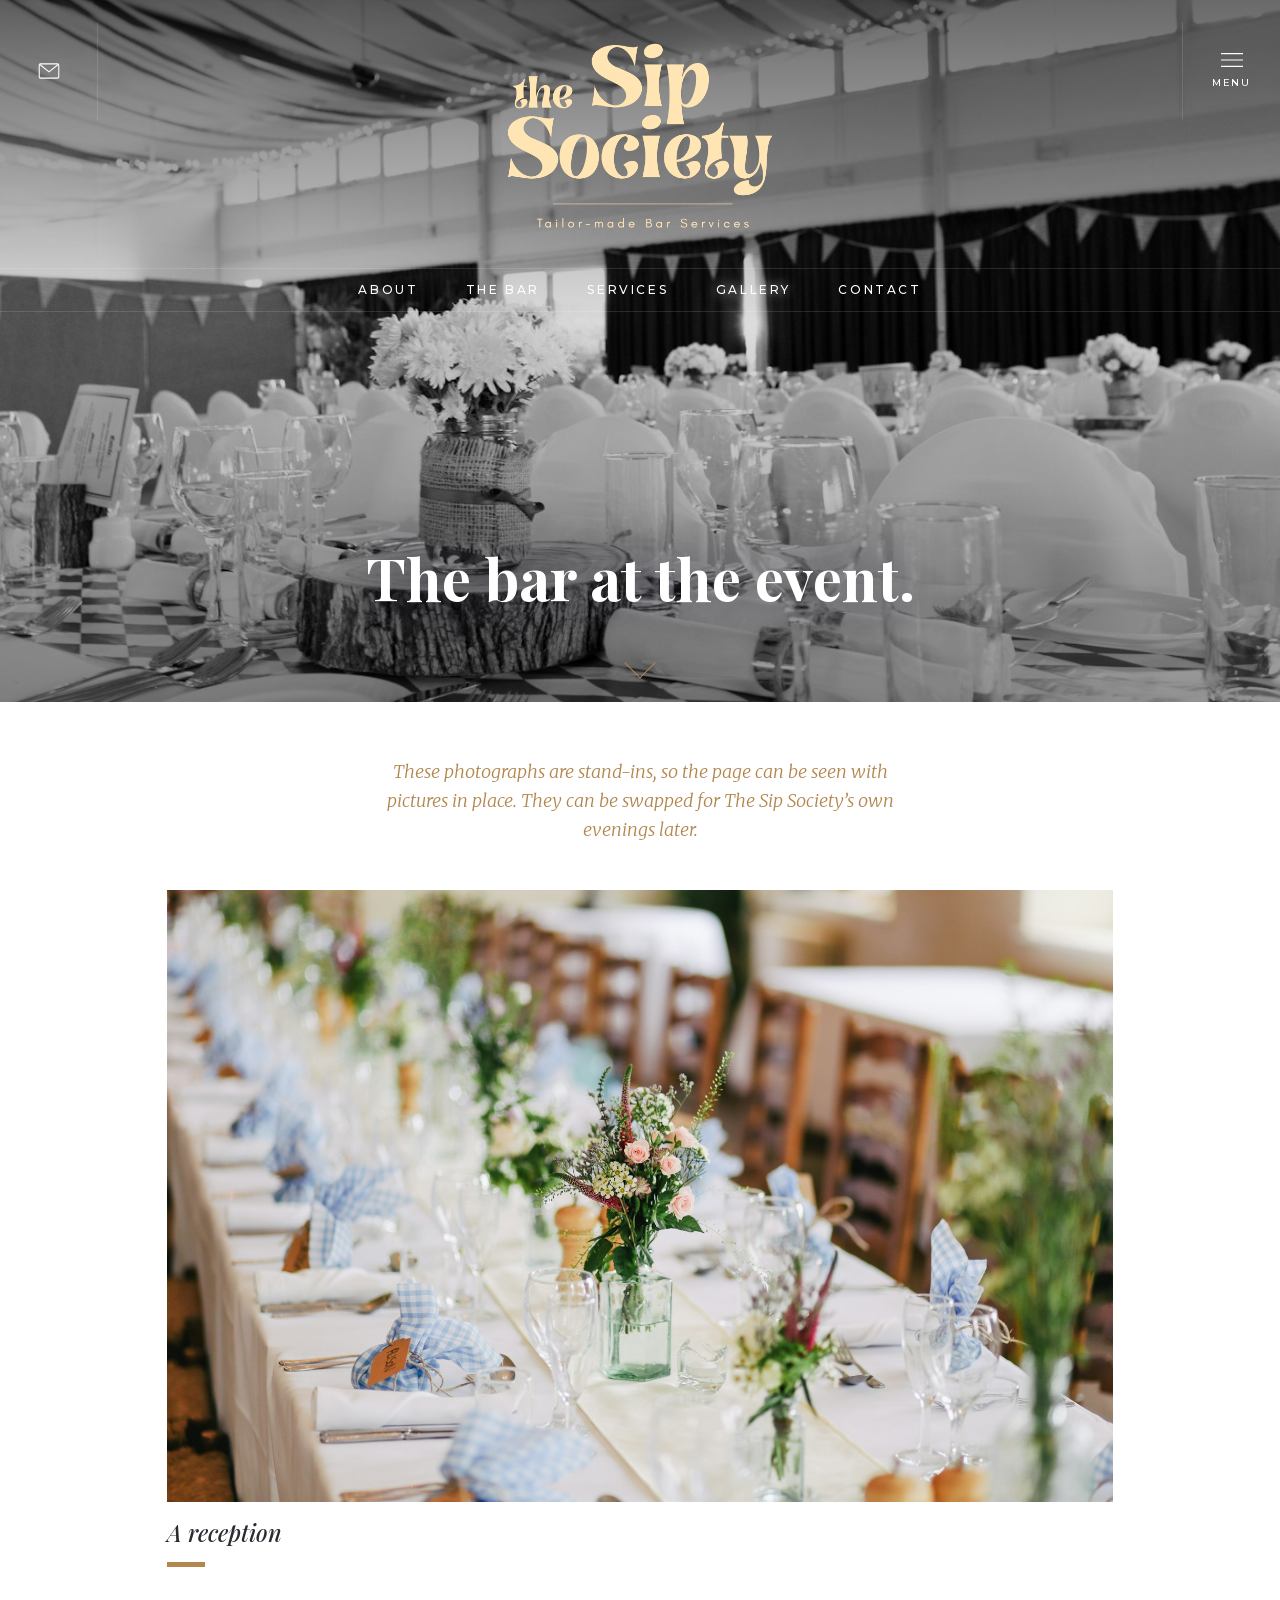
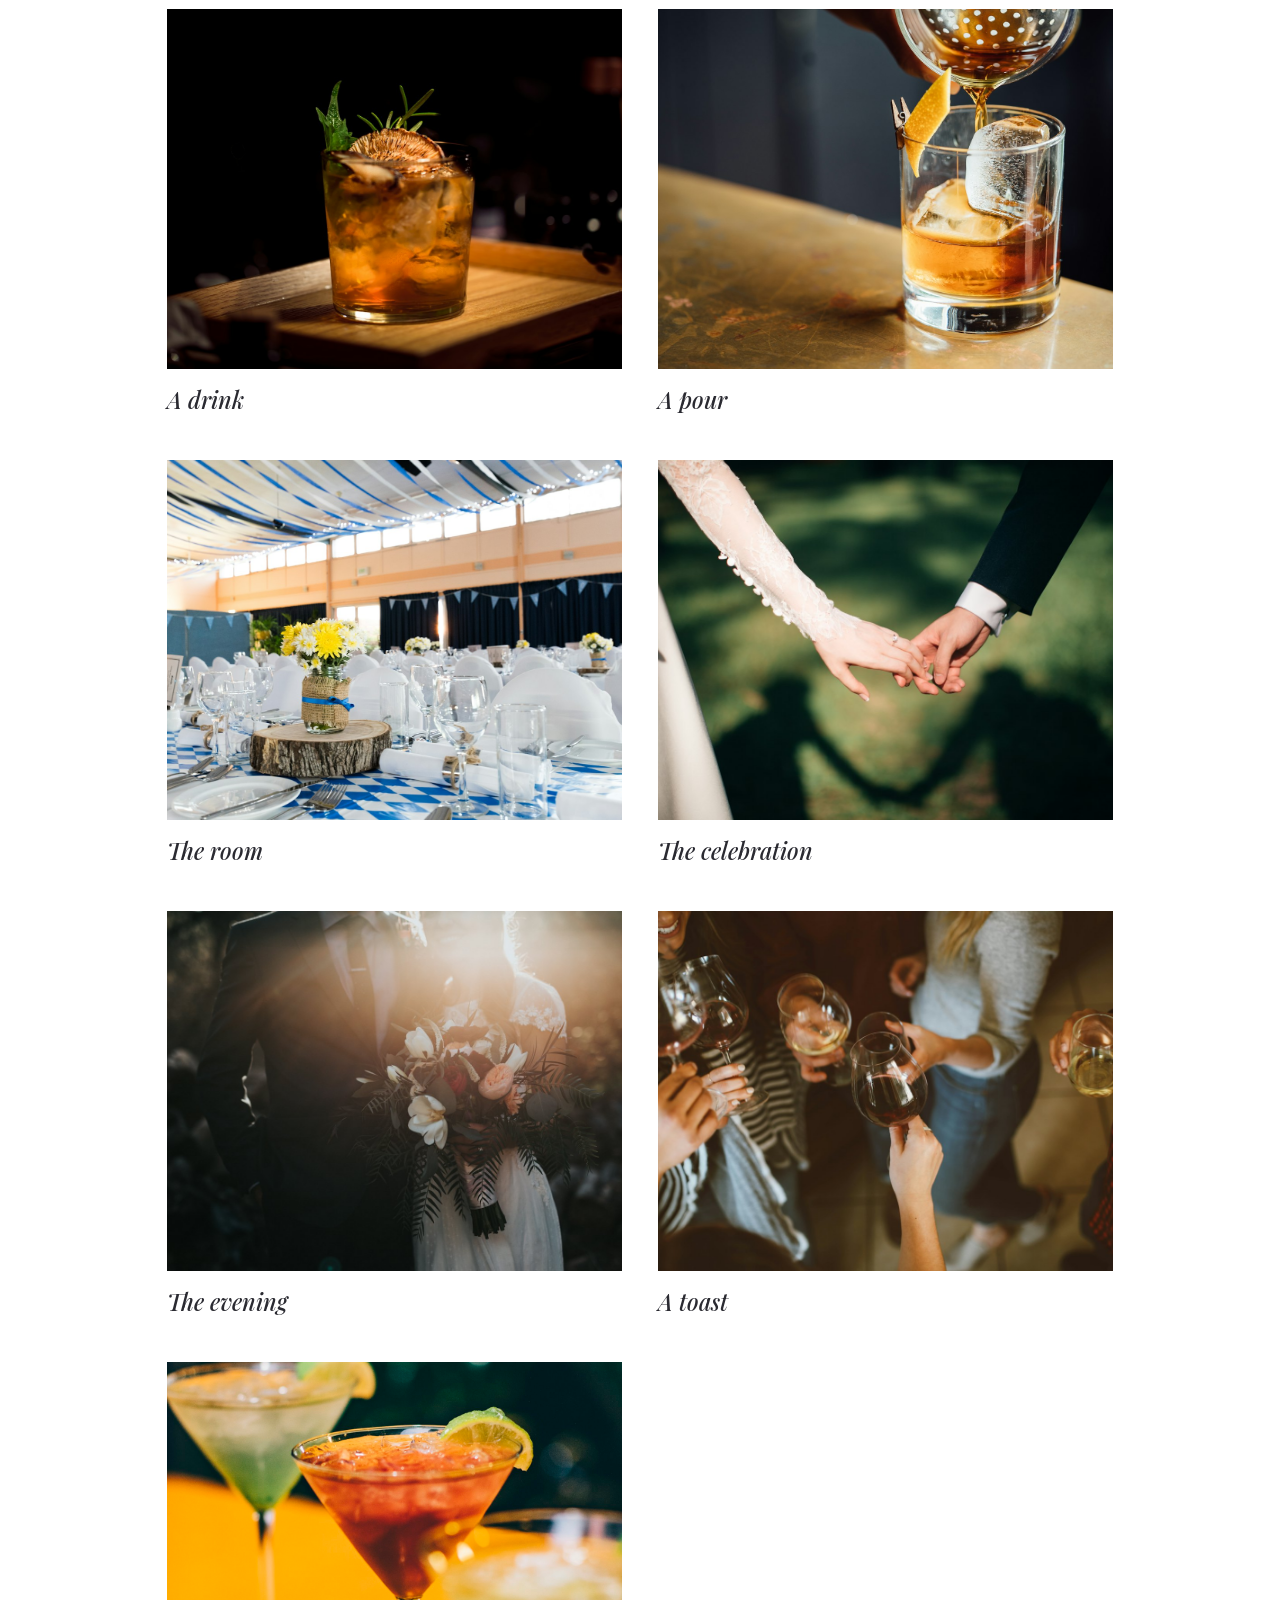
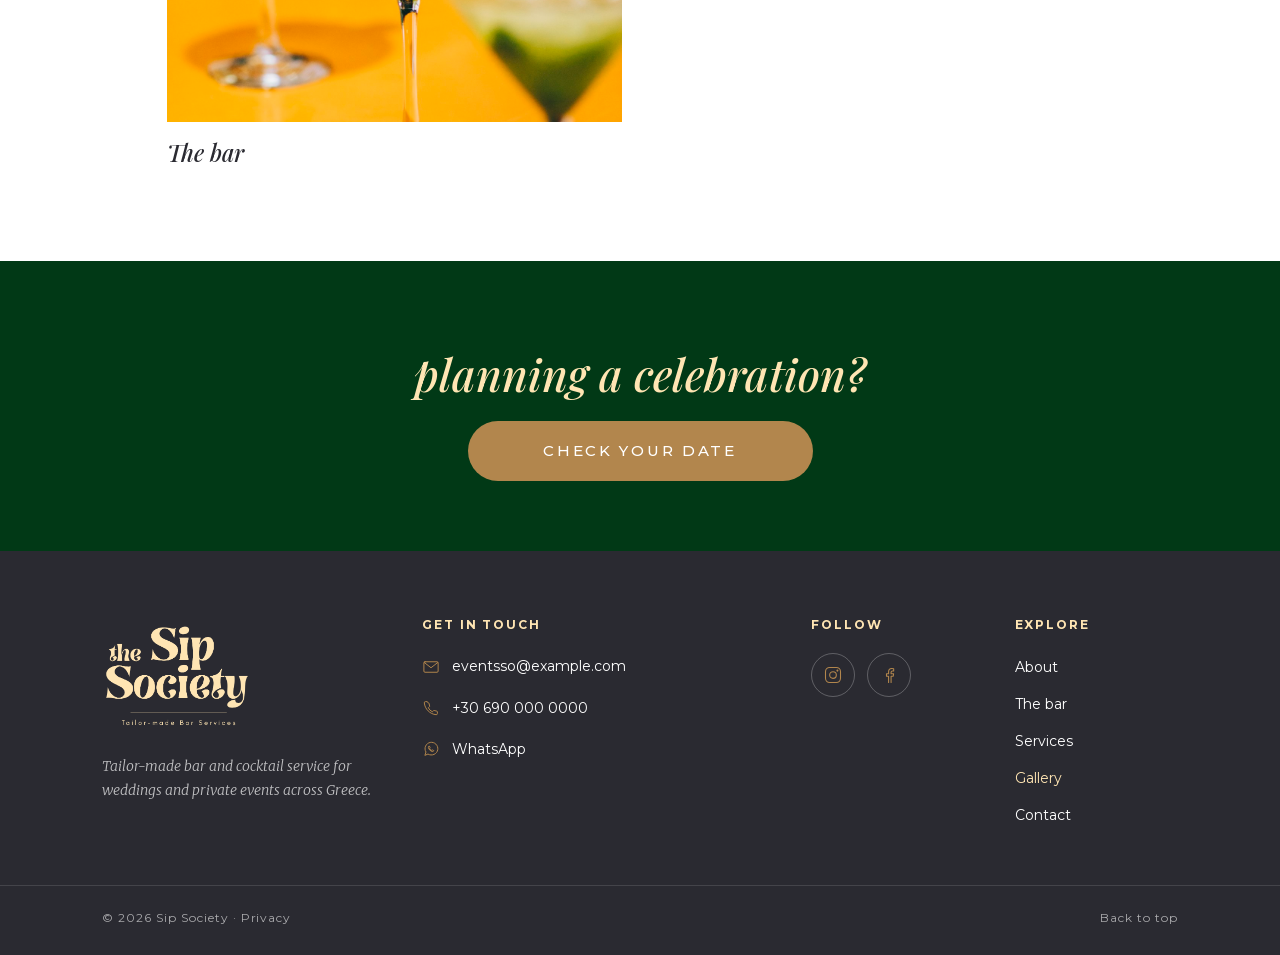
<file: gallery.html>
<!DOCTYPE html>
<html lang="en">
  <head>
    <meta charset="utf-8">
    <meta name="viewport" content="width=device-width, initial-scale=1">
    <title>Gallery — The Sip Society</title>
    <meta name="description" content="Sample photographs showing the kind of bar The Sip Society sets for weddings and events.">
    <meta name="theme-color" content="#b2864d">
    <link rel="icon" href="images/mark.svg" type="image/svg+xml">
    <link rel="stylesheet" href="css/fonts.css">
    <link rel="stylesheet" href="css/styles.css">
  </head>
  <body id="top">
    <a class="skip" href="#gallery">Skip to gallery</a>

    <header class="sticky-bar">
      <a class="sticky-brand" href="index.html">
        <img src="images/logo-ink.png" alt="The Sip Society" width="517" height="297">
      </a>
      <button class="rail-btn rail-btn-bar" type="button" data-menu-toggle aria-expanded="false" aria-controls="site-menu">
        <svg viewBox="0 0 24 16" aria-hidden="true"><path d="M0 1h24M0 8h24M0 15h24" fill="none" stroke="currentColor" stroke-width="1.2"/></svg>
        <span>Menu</span>
      </button>
    </header>

    <div class="overlay-menu" id="site-menu" hidden>
      <div class="overlay-top">
        <a class="overlay-brand" href="index.html"><img src="images/logo-word.png" alt="The Sip Society" width="397" height="323"></a>
        <button class="rail-btn rail-btn-close" type="button" data-menu-toggle aria-label="Close menu">
          <svg viewBox="0 0 18 18" aria-hidden="true"><path d="M1 1l16 16M17 1L1 17" fill="none" stroke="currentColor" stroke-width="1.2"/></svg>
          <span>Close</span>
        </button>
      </div>
      <nav class="overlay-nav" aria-label="Menu">
        <a href="index.html#about">About</a>
        <a href="index.html#bar">The bar</a>
        <a href="services.html">Services</a>
        <a href="gallery.html" aria-current="page">Gallery</a>
        <a href="contact.html">Contact</a>
      </nav>
    </div>

    <header class="hero hero-short">
      <div class="hero-photo hero-photo-gallery" role="img" aria-label="Sample photograph of an evening celebration"></div>
      <div class="hero-chrome">
        <a class="rail-link" href="contact.html">
          <svg viewBox="0 0 24 18" aria-hidden="true"><rect x="1" y="1" width="22" height="16" rx="1.5" fill="none" stroke="currentColor" stroke-width="1.2"/><path d="M2 2l10 8L22 2" fill="none" stroke="currentColor" stroke-width="1.2"/></svg>
          <span class="visually-hidden">Contact</span>
        </a>
        <a class="wordmark" href="index.html">
          <img src="images/logo-word.png" alt="The Sip Society, tailor-made bar services" width="397" height="323">
        </a>
        <button class="rail-btn" type="button" data-menu-toggle aria-expanded="false" aria-controls="site-menu">
          <svg viewBox="0 0 24 16" aria-hidden="true"><path d="M0 1h24M0 8h24M0 15h24" fill="none" stroke="currentColor" stroke-width="1.2"/></svg>
          <span>Menu</span>
        </button>
        <nav class="hero-nav" aria-label="Pages">
          <a href="index.html#about">About</a>
          <a href="index.html#bar">The bar</a>
          <a href="services.html">Services</a>
          <a href="gallery.html" aria-current="page">Gallery</a>
          <a href="contact.html">Contact</a>
        </nav>
      </div>
      <h1 class="hero-title">The bar at the event.</h1>
      <a class="scroll-cue" href="#gallery">
        <span class="visually-hidden">Scroll</span>
      </a>
    </header>

    <main id="gallery">
      <section class="gallery-intro">
        <p>
          These photographs are stand-ins, so the page can be seen with pictures in place. They can be swapped for The Sip Society’s own evenings later.
        </p>
      </section>

      <ul class="gallery">
        <li>
          <figure>
            <img src="images/samples/hero.jpg" alt="Sample photograph of a wedding reception" width="1800" height="1200">
            <figcaption class="dash">A reception</figcaption>
          </figure>
        </li>
        <li>
          <figure>
            <img src="images/samples/pour.jpg" alt="Sample photograph of a finished cocktail" width="1400" height="933">
            <figcaption>A drink</figcaption>
          </figure>
        </li>
        <li>
          <figure>
            <img src="images/samples/glasses.jpg" alt="Sample photograph of a drink being poured" width="1400" height="935">
            <figcaption>A pour</figcaption>
          </figure>
        </li>
        <li>
          <figure>
            <img src="images/samples/reception.jpg" alt="Sample photograph of reception lighting" width="1400" height="935">
            <figcaption>The room</figcaption>
          </figure>
        </li>
        <li>
          <figure>
            <img src="images/samples/toast.jpg" alt="Sample photograph of a couple at a wedding" width="1200" height="800">
            <figcaption>The celebration</figcaption>
          </figure>
        </li>
        <li>
          <figure>
            <img src="images/samples/couple.jpg" alt="Sample photograph of a wedding couple" width="1200" height="800">
            <figcaption>The evening</figcaption>
          </figure>
        </li>
        <li>
          <figure>
            <img src="images/samples/evening.jpg" alt="Sample photograph of guests raising glasses" width="1200" height="800">
            <figcaption>A toast</figcaption>
          </figure>
        </li>
        <li>
          <figure>
            <img src="images/samples/bar.jpg" alt="Sample photograph of cocktails lined along a bar" width="1200" height="1800">
            <figcaption>The bar</figcaption>
          </figure>
        </li>
      </ul>
    </main>

    <footer class="site-footer">
      <div class="footer-cta">
        <h2>planning a celebration?</h2>
        <a class="pill" href="contact.html">Check your date</a>
      </div>
      <div class="footer-main">
        <div class="footer-brand">
          <a href="index.html"><img src="images/logo-word.png" alt="The Sip Society" width="397" height="323" loading="lazy"></a>
          <p>Tailor-made bar and cocktail service for weddings and private events across Greece.</p>
        </div>
        <div class="footer-col">
          <h2 class="footer-label">Get in touch</h2>
          <ul class="footer-contact">
            <li><a href="mailto:eventsso@example.com"><svg viewBox="0 0 24 24" aria-hidden="true"><rect x="2.5" y="5" width="19" height="14" rx="1.5"/><path d="M3 6l9 7 9-7"/></svg><span>eventsso@example.com</span></a></li>
            <!-- TODO: placeholder phone and WhatsApp numbers, replace with the real ones -->
            <li><a href="tel:+306900000000"><svg viewBox="0 0 24 24" aria-hidden="true"><path d="M6.6 3.5h-2a1.5 1.5 0 0 0-1.5 1.6c.6 8.2 7.6 15.2 15.8 15.8a1.5 1.5 0 0 0 1.6-1.5v-2.2a1 1 0 0 0-.8-1l-3.5-.9a1 1 0 0 0-1 .3l-1.4 1.5a12 12 0 0 1-5.4-5.4l1.5-1.4a1 1 0 0 0 .3-1l-.9-3.5a1 1 0 0 0-1-.8z"/></svg><span>+30 690 000 0000</span></a></li>
            <li><a href="https://wa.me/306900000000" target="_blank" rel="noopener"><svg viewBox="0 0 24 24" aria-hidden="true"><path d="M4 20l1.3-4A8.5 8.5 0 1 1 8.4 19z"/><path d="M9.2 8.6c.3-.4.7-.4.9 0l.6 1.3c.1.3 0 .5-.2.7l-.4.4a5 5 0 0 0 2.9 2.9l.4-.4c.2-.2.4-.3.7-.2l1.3.6c.4.2.4.6 0 .9-.6.6-1.4.8-2.2.5a7.5 7.5 0 0 1-4.5-4.5c-.3-.8-.1-1.6.5-2.2z"/></svg><span>WhatsApp</span></a></li>
          </ul>
        </div>
        <div class="footer-col">
          <h2 class="footer-label">Follow</h2>
          <ul class="footer-social">
            <li><a href="https://www.instagram.com/pantelisnikolidakis/" target="_blank" rel="noopener" aria-label="Instagram"><svg viewBox="0 0 24 24" aria-hidden="true"><rect x="3" y="3" width="18" height="18" rx="5"/><circle cx="12" cy="12" r="4"/><circle cx="17.3" cy="6.7" r=".6"/></svg></a></li>
            <li><a href="https://www.facebook.com/share/1DG5RxUV88/" target="_blank" rel="noopener" aria-label="Facebook"><svg viewBox="0 0 24 24" aria-hidden="true"><path d="M14.5 21v-7.5h2.6l.4-3h-3V8.6c0-.9.3-1.5 1.6-1.5h1.5V4.4a20 20 0 0 0-2.3-.1c-2.3 0-3.8 1.4-3.8 3.9v2.3H9v3h2.5V21"/></svg></a></li>
          </ul>
        </div>
        <nav class="footer-col footer-nav" aria-label="Footer">
          <h2 class="footer-label">Explore</h2>
          <ul>
            <li><a href="index.html#about">About</a></li>
            <li><a href="index.html#bar">The bar</a></li>
            <li><a href="services.html">Services</a></li>
            <li><a href="gallery.html" aria-current="page">Gallery</a></li>
            <li><a href="contact.html">Contact</a></li>
          </ul>
        </nav>
      </div>
      <div class="footer-meta">
        <p>&copy; <span id="year">2026</span> Sip Society <span aria-hidden="true">&middot;</span> <a href="privacy.html">Privacy</a></p>
        <a href="#top">Back to top</a>
      </div>
    </footer>

    <script src="js/main.js"></script>
  </body>
</html>
</file>
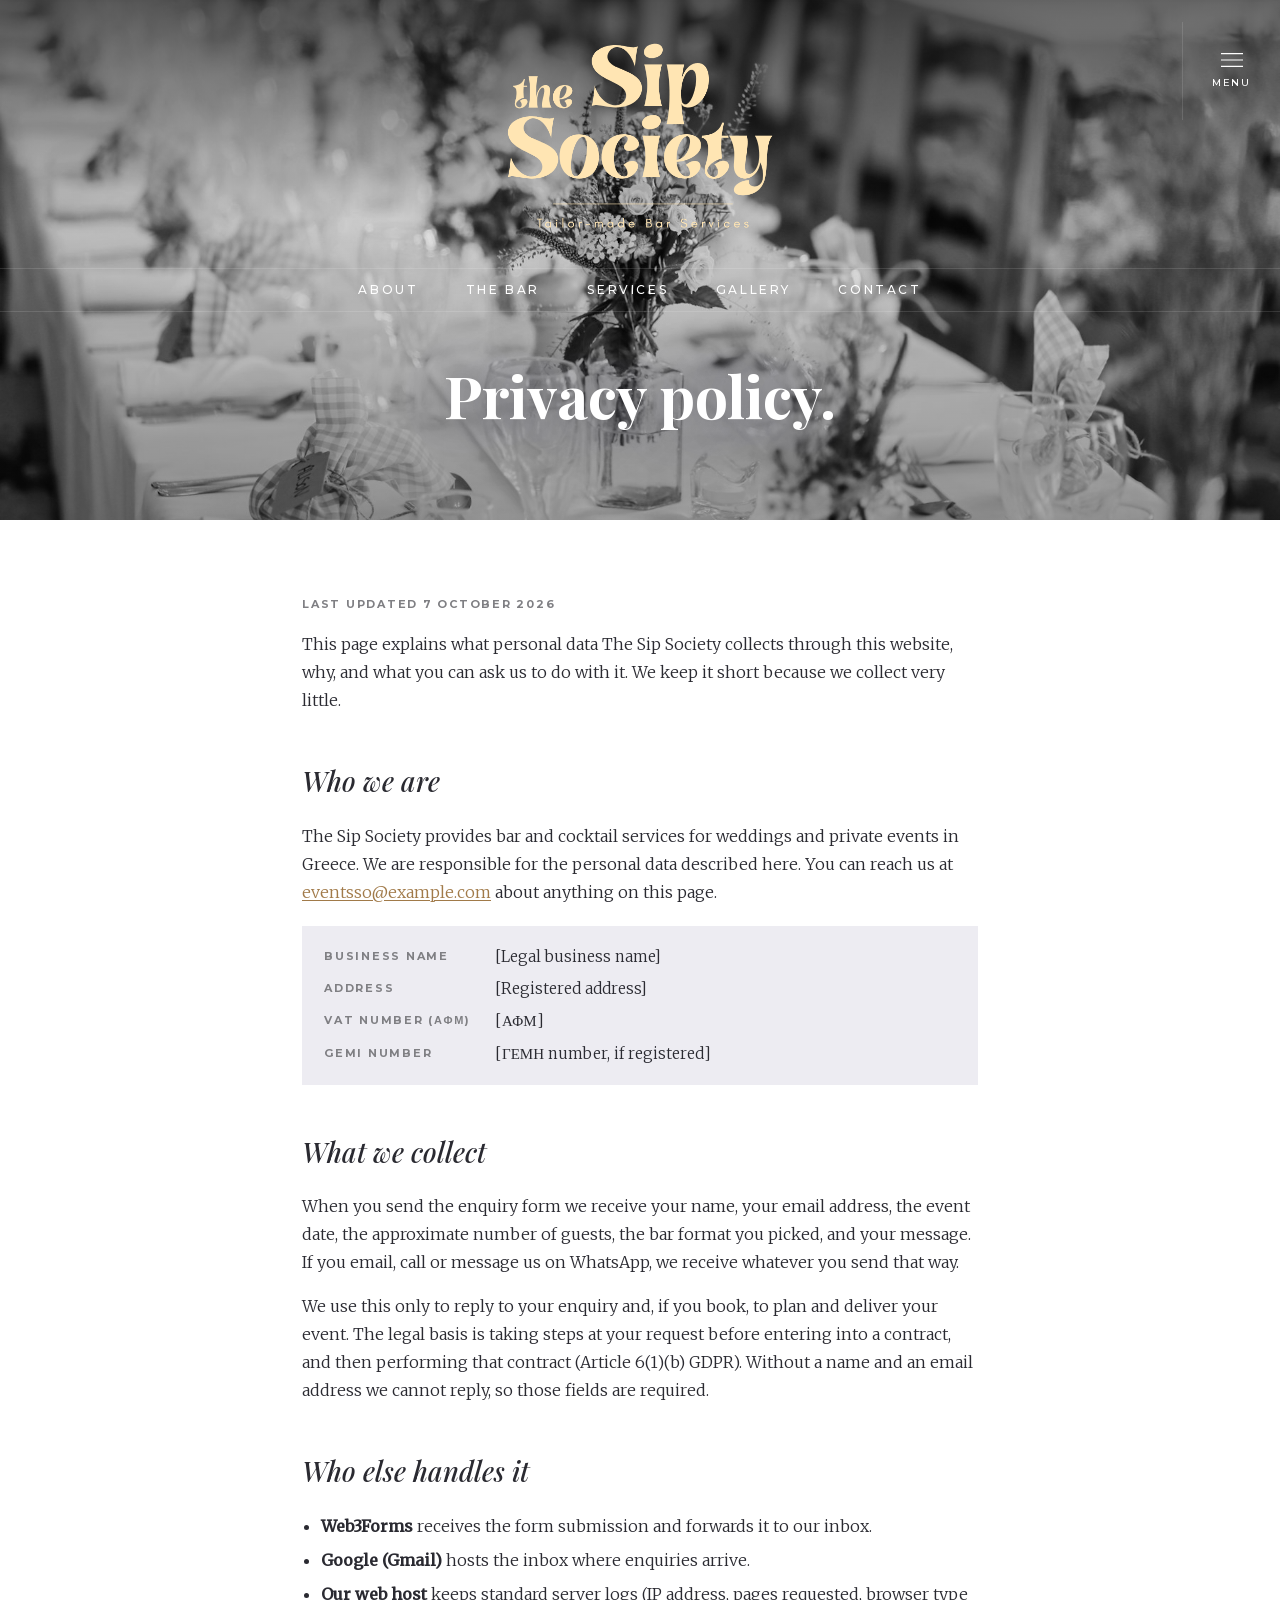
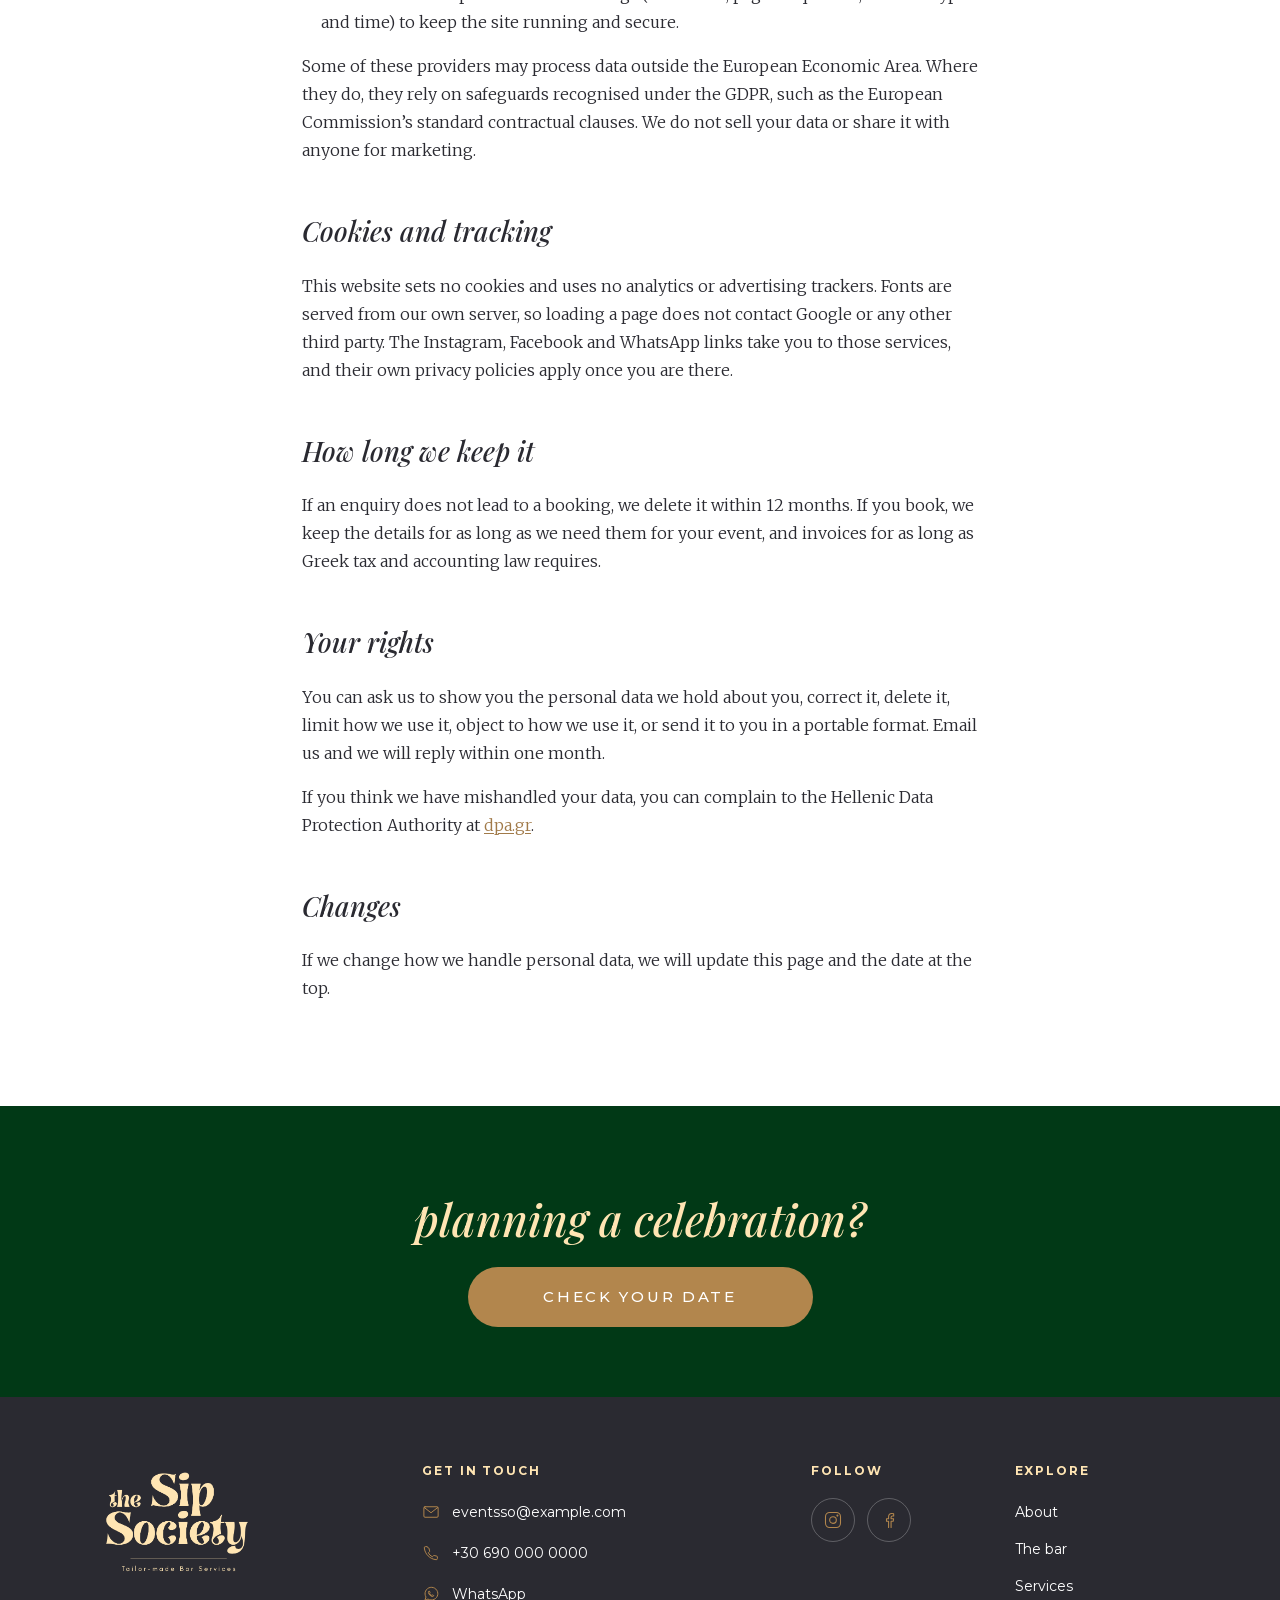
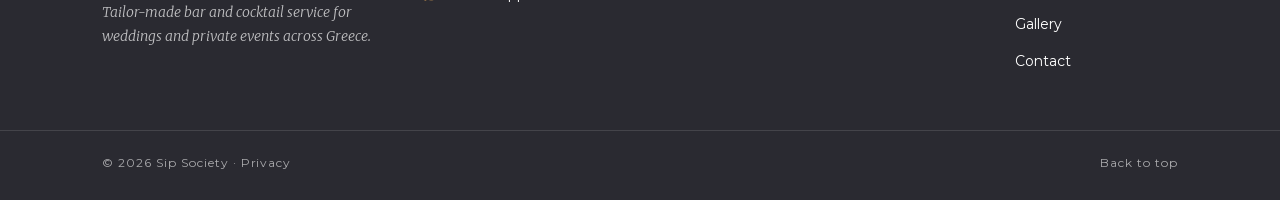
<file: privacy.html>
<!DOCTYPE html>
<html lang="en">
  <head>
    <meta charset="utf-8">
    <meta name="viewport" content="width=device-width, initial-scale=1">
    <title>Privacy policy — The Sip Society</title>
    <meta name="description" content="How The Sip Society handles the personal data sent through this website, and the rights you have over it.">
    <meta name="theme-color" content="#b2864d">
    <link rel="icon" href="images/mark.svg" type="image/svg+xml">
    <link rel="stylesheet" href="css/fonts.css">
    <link rel="stylesheet" href="css/styles.css">
  </head>
  <body id="top">
    <a class="skip" href="#privacy">Skip to policy</a>

    <header class="sticky-bar">
      <a class="sticky-brand" href="index.html">
        <img src="images/logo-ink.png" alt="The Sip Society" width="517" height="297">
      </a>
      <button class="rail-btn rail-btn-bar" type="button" data-menu-toggle aria-expanded="false" aria-controls="site-menu">
        <svg viewBox="0 0 24 16" aria-hidden="true"><path d="M0 1h24M0 8h24M0 15h24" fill="none" stroke="currentColor" stroke-width="1.2"/></svg>
        <span>Menu</span>
      </button>
    </header>

    <div class="overlay-menu" id="site-menu" hidden>
      <div class="overlay-top">
        <a class="overlay-brand" href="index.html"><img src="images/logo-word.png" alt="The Sip Society" width="397" height="323"></a>
        <button class="rail-btn rail-btn-close" type="button" data-menu-toggle aria-label="Close menu">
          <svg viewBox="0 0 18 18" aria-hidden="true"><path d="M1 1l16 16M17 1L1 17" fill="none" stroke="currentColor" stroke-width="1.2"/></svg>
          <span>Close</span>
        </button>
      </div>
      <nav class="overlay-nav" aria-label="Menu">
        <a href="index.html#about">About</a>
        <a href="index.html#bar">The bar</a>
        <a href="services.html">Services</a>
        <a href="gallery.html">Gallery</a>
        <a href="contact.html">Contact</a>
      </nav>
    </div>

    <header class="hero hero-legal">
      <div class="hero-photo" role="img" aria-label="Sample photograph of a wedding reception"></div>
      <div class="hero-chrome">
        <a class="wordmark" href="index.html">
          <img src="images/logo-word.png" alt="The Sip Society, tailor-made bar services" width="397" height="323">
        </a>
        <button class="rail-btn" type="button" data-menu-toggle aria-expanded="false" aria-controls="site-menu">
          <svg viewBox="0 0 24 16" aria-hidden="true"><path d="M0 1h24M0 8h24M0 15h24" fill="none" stroke="currentColor" stroke-width="1.2"/></svg>
          <span>Menu</span>
        </button>
        <nav class="hero-nav" aria-label="Pages">
          <a href="index.html#about">About</a>
          <a href="index.html#bar">The bar</a>
          <a href="services.html">Services</a>
          <a href="gallery.html">Gallery</a>
          <a href="contact.html">Contact</a>
        </nav>
      </div>
      <h1 class="hero-title">Privacy policy.</h1>
    </header>

    <main id="privacy" class="legal">
      <p class="legal-updated">Last updated 7 October 2026</p>

      <p>
        This page explains what personal data The Sip Society collects through this website, why, and what you can ask us to do with it. We keep it short because we collect very little.
      </p>

      <h2>Who we are</h2>
      <p>
        The Sip Society provides bar and cocktail services for weddings and private events in Greece. We are responsible for the personal data described here. You can reach us at <a href="mailto:eventsso@example.com">eventsso@example.com</a> about anything on this page.
      </p>
      <!-- TODO: fill in the business details required by Greek law (PD 131/2003) -->
      <dl class="legal-details">
        <dt>Business name</dt>
        <dd>[Legal business name]</dd>
        <dt>Address</dt>
        <dd>[Registered address]</dd>
        <dt>VAT number (ΑΦΜ)</dt>
        <dd>[ΑΦΜ]</dd>
        <dt>GEMI number</dt>
        <dd>[ΓΕΜΗ number, if registered]</dd>
      </dl>

      <h2>What we collect</h2>
      <p>
        When you send the enquiry form we receive your name, your email address, the event date, the approximate number of guests, the bar format you picked, and your message. If you email, call or message us on WhatsApp, we receive whatever you send that way.
      </p>
      <p>
        We use this only to reply to your enquiry and, if you book, to plan and deliver your event. The legal basis is taking steps at your request before entering into a contract, and then performing that contract (Article 6(1)(b) GDPR). Without a name and an email address we cannot reply, so those fields are required.
      </p>

      <h2>Who else handles it</h2>
      <ul>
        <!-- TODO: confirm where Web3Forms processes data and whether it offers a data processing agreement -->
        <li><strong>Web3Forms</strong> receives the form submission and forwards it to our inbox.</li>
        <!-- TODO: a free Gmail account may not come with a data processing agreement the way Google Workspace does; check, or move enquiries to a business inbox -->
        <li><strong>Google (Gmail)</strong> hosts the inbox where enquiries arrive.</li>
        <!-- TODO: name the web host once the site is deployed -->
        <li><strong>Our web host</strong> keeps standard server logs (IP address, pages requested, browser type and time) to keep the site running and secure.</li>
      </ul>
      <p>
        Some of these providers may process data outside the European Economic Area. Where they do, they rely on safeguards recognised under the GDPR, such as the European Commission’s standard contractual clauses. We do not sell your data or share it with anyone for marketing.
      </p>

      <h2>Cookies and tracking</h2>
      <p>
        This website sets no cookies and uses no analytics or advertising trackers. Fonts are served from our own server, so loading a page does not contact Google or any other third party. The Instagram, Facebook and WhatsApp links take you to those services, and their own privacy policies apply once you are there.
      </p>

      <h2>How long we keep it</h2>
      <p>
        If an enquiry does not lead to a booking, we delete it within 12 months. If you book, we keep the details for as long as we need them for your event, and invoices for as long as Greek tax and accounting law requires.
      </p>

      <h2>Your rights</h2>
      <p>
        You can ask us to show you the personal data we hold about you, correct it, delete it, limit how we use it, object to how we use it, or send it to you in a portable format. Email us and we will reply within one month.
      </p>
      <p>
        If you think we have mishandled your data, you can complain to the Hellenic Data Protection Authority at <a href="https://www.dpa.gr" target="_blank" rel="noopener">dpa.gr</a>.
      </p>

      <h2>Changes</h2>
      <p>
        If we change how we handle personal data, we will update this page and the date at the top.
      </p>
    </main>

    <footer class="site-footer">
      <div class="footer-cta">
        <h2>planning a celebration?</h2>
        <a class="pill" href="contact.html">Check your date</a>
      </div>
      <div class="footer-main">
        <div class="footer-brand">
          <a href="index.html"><img src="images/logo-word.png" alt="The Sip Society" width="397" height="323" loading="lazy"></a>
          <p>Tailor-made bar and cocktail service for weddings and private events across Greece.</p>
        </div>
        <div class="footer-col">
          <h2 class="footer-label">Get in touch</h2>
          <ul class="footer-contact">
            <li><a href="mailto:eventsso@example.com"><svg viewBox="0 0 24 24" aria-hidden="true"><rect x="2.5" y="5" width="19" height="14" rx="1.5"/><path d="M3 6l9 7 9-7"/></svg><span>eventsso@example.com</span></a></li>
            <!-- TODO: placeholder phone and WhatsApp numbers, replace with the real ones -->
            <li><a href="tel:+306900000000"><svg viewBox="0 0 24 24" aria-hidden="true"><path d="M6.6 3.5h-2a1.5 1.5 0 0 0-1.5 1.6c.6 8.2 7.6 15.2 15.8 15.8a1.5 1.5 0 0 0 1.6-1.5v-2.2a1 1 0 0 0-.8-1l-3.5-.9a1 1 0 0 0-1 .3l-1.4 1.5a12 12 0 0 1-5.4-5.4l1.5-1.4a1 1 0 0 0 .3-1l-.9-3.5a1 1 0 0 0-1-.8z"/></svg><span>+30 690 000 0000</span></a></li>
            <li><a href="https://wa.me/306900000000" target="_blank" rel="noopener"><svg viewBox="0 0 24 24" aria-hidden="true"><path d="M4 20l1.3-4A8.5 8.5 0 1 1 8.4 19z"/><path d="M9.2 8.6c.3-.4.7-.4.9 0l.6 1.3c.1.3 0 .5-.2.7l-.4.4a5 5 0 0 0 2.9 2.9l.4-.4c.2-.2.4-.3.7-.2l1.3.6c.4.2.4.6 0 .9-.6.6-1.4.8-2.2.5a7.5 7.5 0 0 1-4.5-4.5c-.3-.8-.1-1.6.5-2.2z"/></svg><span>WhatsApp</span></a></li>
          </ul>
        </div>
        <div class="footer-col">
          <h2 class="footer-label">Follow</h2>
          <ul class="footer-social">
            <li><a href="https://www.instagram.com/pantelisnikolidakis/" target="_blank" rel="noopener" aria-label="Instagram"><svg viewBox="0 0 24 24" aria-hidden="true"><rect x="3" y="3" width="18" height="18" rx="5"/><circle cx="12" cy="12" r="4"/><circle cx="17.3" cy="6.7" r=".6"/></svg></a></li>
            <li><a href="https://www.facebook.com/share/1DG5RxUV88/" target="_blank" rel="noopener" aria-label="Facebook"><svg viewBox="0 0 24 24" aria-hidden="true"><path d="M14.5 21v-7.5h2.6l.4-3h-3V8.6c0-.9.3-1.5 1.6-1.5h1.5V4.4a20 20 0 0 0-2.3-.1c-2.3 0-3.8 1.4-3.8 3.9v2.3H9v3h2.5V21"/></svg></a></li>
          </ul>
        </div>
        <nav class="footer-col footer-nav" aria-label="Footer">
          <h2 class="footer-label">Explore</h2>
          <ul>
            <li><a href="index.html#about">About</a></li>
            <li><a href="index.html#bar">The bar</a></li>
            <li><a href="services.html">Services</a></li>
            <li><a href="gallery.html">Gallery</a></li>
            <li><a href="contact.html">Contact</a></li>
          </ul>
        </nav>
      </div>
      <div class="footer-meta">
        <p>&copy; <span id="year">2026</span> Sip Society <span aria-hidden="true">&middot;</span> <a href="privacy.html" aria-current="page">Privacy</a></p>
        <a href="#top">Back to top</a>
      </div>
    </footer>

    <script src="js/main.js"></script>
  </body>
</html>
</file>
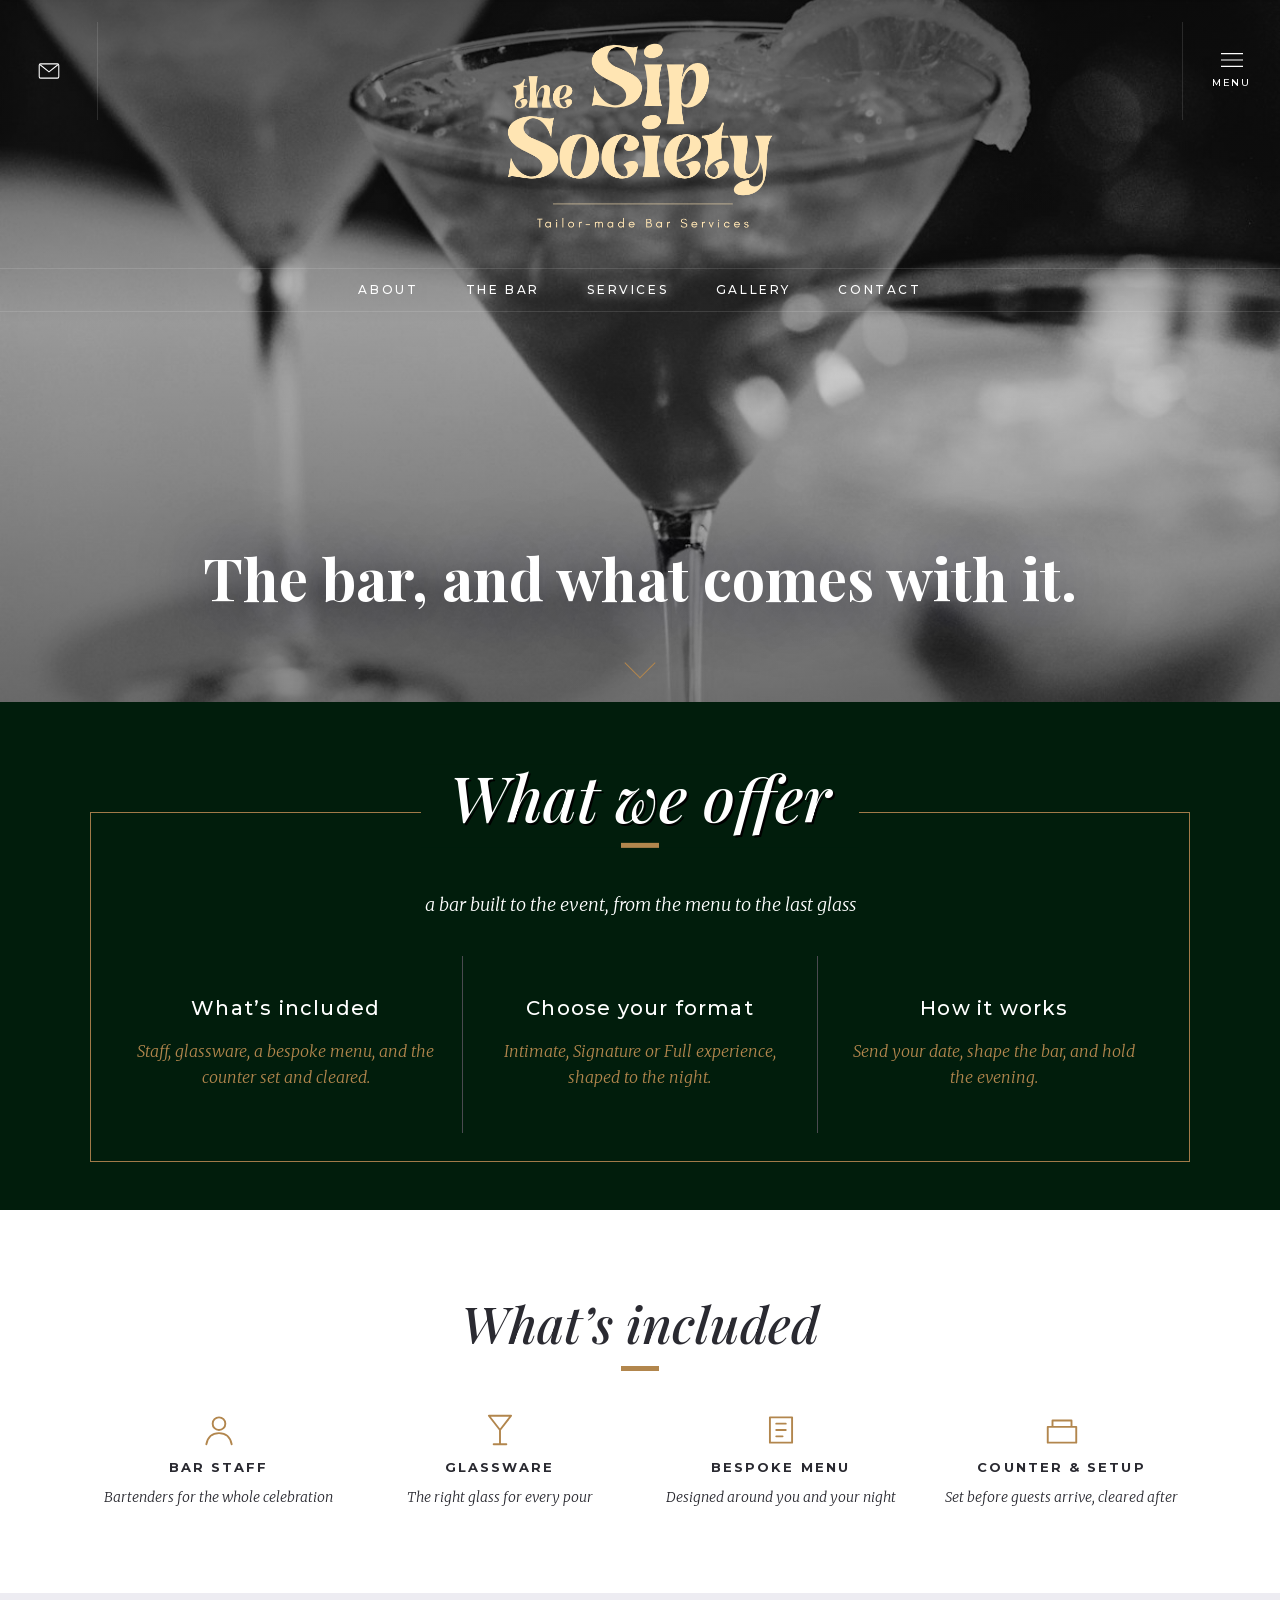
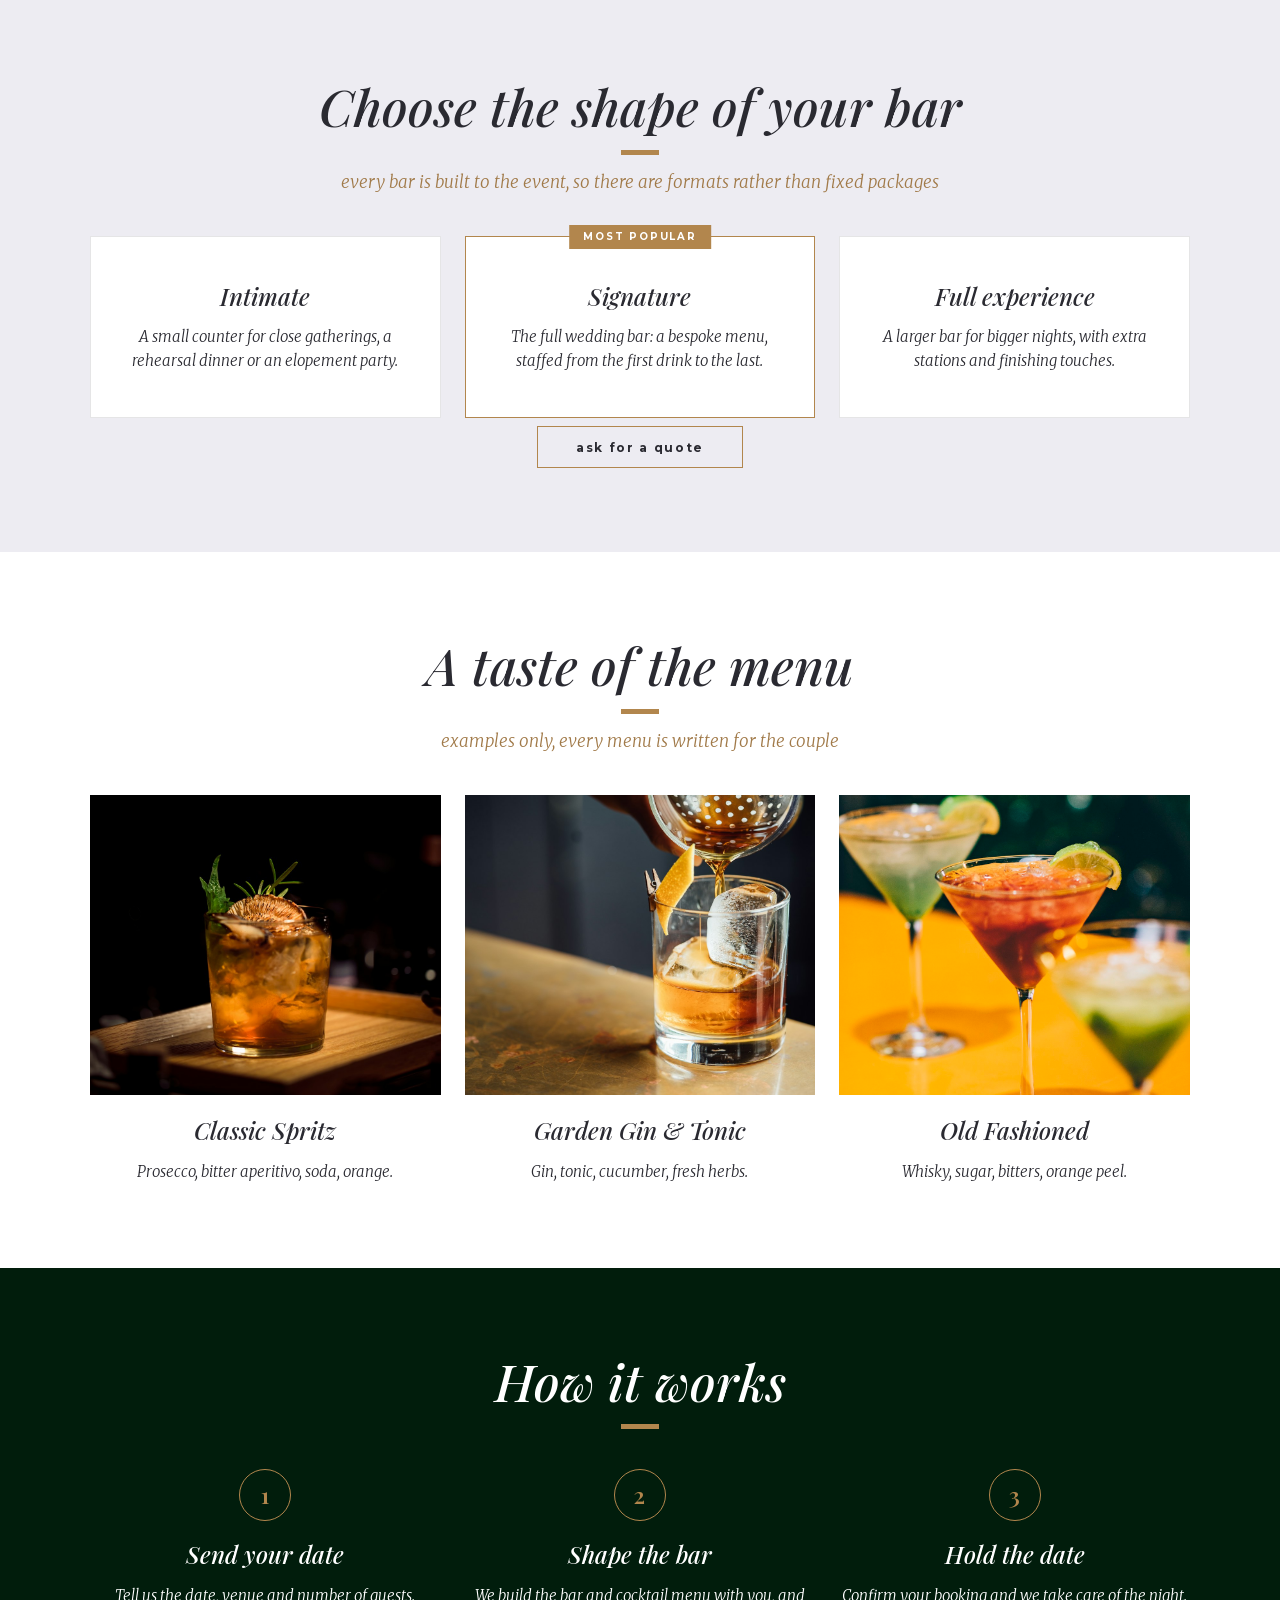
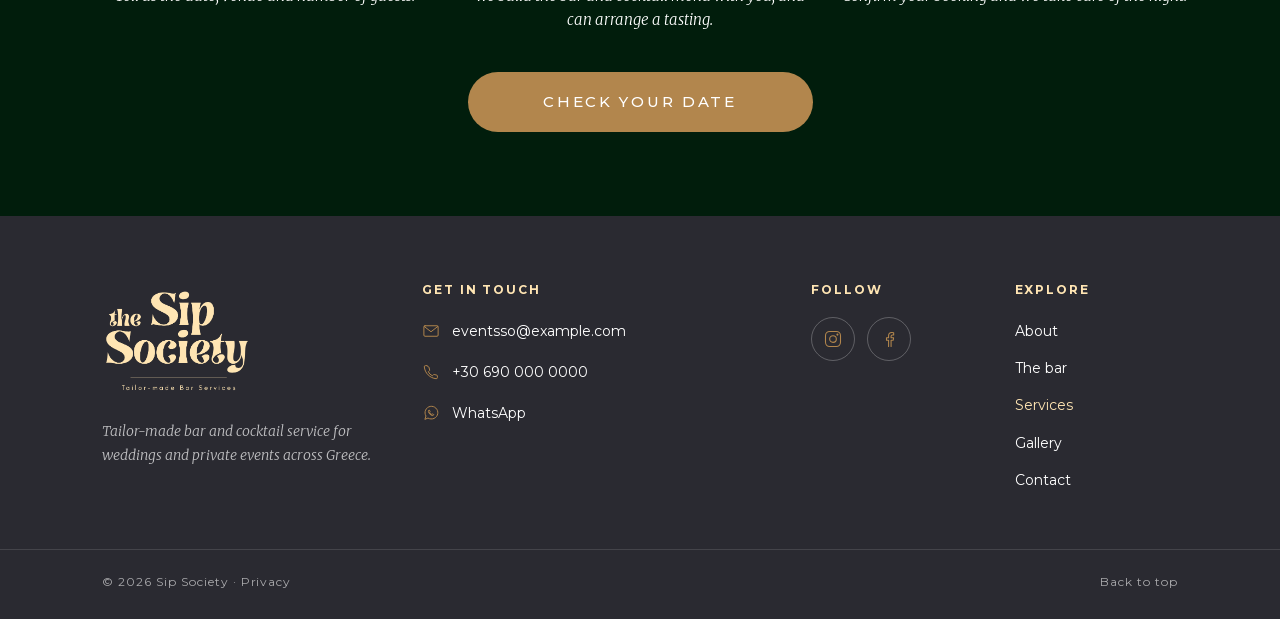
<file: services.html>
<!DOCTYPE html>
<html lang="en">
  <head>
    <meta charset="utf-8">
    <meta name="viewport" content="width=device-width, initial-scale=1">
    <title>Services — The Sip Society</title>
    <meta name="description" content="What The Sip Society offers for weddings and events: what is included, bar formats, a taste of the menu, and how booking works.">
    <meta name="theme-color" content="#b2864d">
    <link rel="icon" href="images/mark.svg" type="image/svg+xml">
    <link rel="stylesheet" href="css/fonts.css">
    <link rel="stylesheet" href="css/styles.css">
  </head>
  <body id="top">
    <a class="skip" href="#services">Skip to services</a>

    <header class="sticky-bar">
      <a class="sticky-brand" href="index.html">
        <img src="images/logo-ink.png" alt="The Sip Society" width="517" height="297">
      </a>
      <a class="sticky-cta" href="contact.html">Check your date</a>
      <button class="rail-btn rail-btn-bar" type="button" data-menu-toggle aria-expanded="false" aria-controls="site-menu">
        <svg viewBox="0 0 24 16" aria-hidden="true"><path d="M0 1h24M0 8h24M0 15h24" fill="none" stroke="currentColor" stroke-width="1.2"/></svg>
        <span>Menu</span>
      </button>
    </header>

    <div class="overlay-menu" id="site-menu" hidden>
      <div class="overlay-top">
        <a class="overlay-brand" href="index.html"><img src="images/logo-word.png" alt="The Sip Society" width="397" height="323"></a>
        <button class="rail-btn rail-btn-close" type="button" data-menu-toggle aria-label="Close menu">
          <svg viewBox="0 0 18 18" aria-hidden="true"><path d="M1 1l16 16M17 1L1 17" fill="none" stroke="currentColor" stroke-width="1.2"/></svg>
          <span>Close</span>
        </button>
      </div>
      <nav class="overlay-nav" aria-label="Menu">
        <a href="index.html#about">About</a>
        <a href="index.html#bar">The bar</a>
        <a href="services.html" aria-current="page">Services</a>
        <a href="gallery.html">Gallery</a>
        <a href="contact.html">Contact</a>
      </nav>
    </div>

    <header class="hero hero-short">
      <div class="hero-photo hero-photo-services" role="img" aria-label="Sample photograph of a wedding reception"></div>
      <div class="hero-chrome">
        <a class="rail-link" href="contact.html">
          <svg viewBox="0 0 24 18" aria-hidden="true"><rect x="1" y="1" width="22" height="16" rx="1.5" fill="none" stroke="currentColor" stroke-width="1.2"/><path d="M2 2l10 8L22 2" fill="none" stroke="currentColor" stroke-width="1.2"/></svg>
          <span class="visually-hidden">Contact</span>
        </a>
        <a class="wordmark" href="index.html">
          <img src="images/logo-word.png" alt="The Sip Society, tailor-made bar services" width="397" height="323">
        </a>
        <button class="rail-btn" type="button" data-menu-toggle aria-expanded="false" aria-controls="site-menu">
          <svg viewBox="0 0 24 16" aria-hidden="true"><path d="M0 1h24M0 8h24M0 15h24" fill="none" stroke="currentColor" stroke-width="1.2"/></svg>
          <span>Menu</span>
        </button>
        <nav class="hero-nav" aria-label="Pages">
          <a href="index.html#about">About</a>
          <a href="index.html#bar">The bar</a>
          <a href="services.html" aria-current="page">Services</a>
          <a href="gallery.html">Gallery</a>
          <a href="contact.html">Contact</a>
        </nav>
      </div>
      <h1 class="hero-title">The bar, and what comes with it.</h1>
      <a class="scroll-cue" href="#services">
        <span class="visually-hidden">Scroll</span>
      </a>
    </header>

    <main id="services">
      <section class="offer" aria-labelledby="offer-title">
        <div class="offer-frame">
          <h2 id="offer-title"><span class="dash">What we offer</span></h2>
          <p class="offer-kicker">a bar built to the event, from the menu to the last glass</p>
          <ul class="offer-grid">
            <li>
              <a href="#included">
                <h3>What’s included</h3>
                <p>Staff, glassware, a bespoke menu, and the counter set and cleared.</p>
              </a>
            </li>
            <li>
              <a href="#formats">
                <h3>Choose your format</h3>
                <p>Intimate, Signature or Full experience, shaped to the night.</p>
              </a>
            </li>
            <li>
              <a href="#steps">
                <h3>How it works</h3>
                <p>Send your date, shape the bar, and hold the evening.</p>
              </a>
            </li>
          </ul>
        </div>
      </section>

      <section id="included" class="included reveal" aria-labelledby="included-title">
        <h2 id="included-title" class="dash">What’s included</h2>
        <ul class="included-list">
          <li><svg viewBox="0 0 24 24" aria-hidden="true"><circle cx="12" cy="8" r="4"/><path d="M4 21c1-5 4-7 8-7s7 2 8 7"/></svg><strong>Bar staff</strong><span>Bartenders for the whole celebration</span></li>
          <li><svg viewBox="0 0 24 24" aria-hidden="true"><path d="M5 3h14l-7 9zM12 12v9M8 21h8"/></svg><strong>Glassware</strong><span>The right glass for every pour</span></li>
          <li><svg viewBox="0 0 24 24" aria-hidden="true"><path d="M5 4h14v16H5zM9 8h6M9 12h6M9 16h4"/></svg><strong>Bespoke menu</strong><span>Designed around you and your night</span></li>
          <li><svg viewBox="0 0 24 24" aria-hidden="true"><path d="M3 10h18v10H3zM6 10V6h12v4"/></svg><strong>Counter &amp; setup</strong><span>Set before guests arrive, cleared after</span></li>
        </ul>
      </section>

      <section id="formats" class="formats reveal" aria-labelledby="formats-title">
        <h2 id="formats-title" class="dash">Choose the shape of your bar</h2>
        <p class="formats-kicker">every bar is built to the event, so there are formats rather than fixed packages</p>
        <ul class="formats-grid">
          <li>
            <h3>Intimate</h3>
            <p>A small counter for close gatherings, a rehearsal dinner or an elopement party.</p>
          </li>
          <li class="is-popular">
            <span class="badge">Most popular</span>
            <h3>Signature</h3>
            <p>The full wedding bar: a bespoke menu, staffed from the first drink to the last.</p>
          </li>
          <li>
            <h3>Full experience</h3>
            <p>A larger bar for bigger nights, with extra stations and finishing touches.</p>
          </li>
        </ul>
        <a class="more more-dark" href="contact.html">ask for a quote</a>
      </section>

      <section class="cocktails reveal" aria-labelledby="cocktails-title">
        <h2 id="cocktails-title" class="dash">A taste of the menu</h2>
        <p class="cocktails-kicker">examples only, every menu is written for the couple</p>
        <ul class="cocktail-grid">
          <li>
            <img src="images/samples/pour.jpg" alt="Sample photograph of a finished cocktail" width="1400" height="933" loading="lazy">
            <h3>Classic Spritz</h3>
            <p>Prosecco, bitter aperitivo, soda, orange.</p>
          </li>
          <li>
            <img src="images/samples/glasses.jpg" alt="Sample photograph of a drink being poured" width="1400" height="935" loading="lazy">
            <h3>Garden Gin &amp; Tonic</h3>
            <p>Gin, tonic, cucumber, fresh herbs.</p>
          </li>
          <li>
            <img src="images/samples/bar.jpg" alt="Sample photograph of cocktails on a bar" width="1200" height="1800" loading="lazy">
            <h3>Old Fashioned</h3>
            <p>Whisky, sugar, bitters, orange peel.</p>
          </li>
        </ul>
      </section>

      <section id="steps" class="steps reveal" aria-labelledby="steps-title">
        <h2 id="steps-title" class="dash">How it works</h2>
        <ol class="steps-list">
          <li><span class="step-n">1</span><h3>Send your date</h3><p>Tell us the date, venue and number of guests.</p></li>
          <li><span class="step-n">2</span><h3>Shape the bar</h3><p>We build the bar and cocktail menu with you, and can arrange a tasting.</p></li>
          <li><span class="step-n">3</span><h3>Hold the date</h3><p>Confirm your booking and we take care of the night.</p></li>
        </ol>
        <a class="pill" href="contact.html">Check your date</a>
      </section>
    </main>

    <footer class="site-footer">
      <div class="footer-main">
        <div class="footer-brand">
          <a href="index.html"><img src="images/logo-word.png" alt="The Sip Society" width="397" height="323" loading="lazy"></a>
          <p>Tailor-made bar and cocktail service for weddings and private events across Greece.</p>
        </div>
        <div class="footer-col">
          <h2 class="footer-label">Get in touch</h2>
          <ul class="footer-contact">
            <li><a href="mailto:eventsso@example.com"><svg viewBox="0 0 24 24" aria-hidden="true"><rect x="2.5" y="5" width="19" height="14" rx="1.5"/><path d="M3 6l9 7 9-7"/></svg><span>eventsso@example.com</span></a></li>
            <!-- TODO: placeholder phone and WhatsApp numbers, replace with the real ones -->
            <li><a href="tel:+306900000000"><svg viewBox="0 0 24 24" aria-hidden="true"><path d="M6.6 3.5h-2a1.5 1.5 0 0 0-1.5 1.6c.6 8.2 7.6 15.2 15.8 15.8a1.5 1.5 0 0 0 1.6-1.5v-2.2a1 1 0 0 0-.8-1l-3.5-.9a1 1 0 0 0-1 .3l-1.4 1.5a12 12 0 0 1-5.4-5.4l1.5-1.4a1 1 0 0 0 .3-1l-.9-3.5a1 1 0 0 0-1-.8z"/></svg><span>+30 690 000 0000</span></a></li>
            <li><a href="https://wa.me/306900000000" target="_blank" rel="noopener"><svg viewBox="0 0 24 24" aria-hidden="true"><path d="M4 20l1.3-4A8.5 8.5 0 1 1 8.4 19z"/><path d="M9.2 8.6c.3-.4.7-.4.9 0l.6 1.3c.1.3 0 .5-.2.7l-.4.4a5 5 0 0 0 2.9 2.9l.4-.4c.2-.2.4-.3.7-.2l1.3.6c.4.2.4.6 0 .9-.6.6-1.4.8-2.2.5a7.5 7.5 0 0 1-4.5-4.5c-.3-.8-.1-1.6.5-2.2z"/></svg><span>WhatsApp</span></a></li>
          </ul>
        </div>
        <div class="footer-col">
          <h2 class="footer-label">Follow</h2>
          <ul class="footer-social">
            <li><a href="https://www.instagram.com/pantelisnikolidakis/" target="_blank" rel="noopener" aria-label="Instagram"><svg viewBox="0 0 24 24" aria-hidden="true"><rect x="3" y="3" width="18" height="18" rx="5"/><circle cx="12" cy="12" r="4"/><circle cx="17.3" cy="6.7" r=".6"/></svg></a></li>
            <li><a href="https://www.facebook.com/share/1DG5RxUV88/" target="_blank" rel="noopener" aria-label="Facebook"><svg viewBox="0 0 24 24" aria-hidden="true"><path d="M14.5 21v-7.5h2.6l.4-3h-3V8.6c0-.9.3-1.5 1.6-1.5h1.5V4.4a20 20 0 0 0-2.3-.1c-2.3 0-3.8 1.4-3.8 3.9v2.3H9v3h2.5V21"/></svg></a></li>
          </ul>
        </div>
        <nav class="footer-col footer-nav" aria-label="Footer">
          <h2 class="footer-label">Explore</h2>
          <ul>
            <li><a href="index.html#about">About</a></li>
            <li><a href="index.html#bar">The bar</a></li>
            <li><a href="services.html" aria-current="page">Services</a></li>
            <li><a href="gallery.html">Gallery</a></li>
            <li><a href="contact.html">Contact</a></li>
          </ul>
        </nav>
      </div>
      <div class="footer-meta">
        <p>&copy; <span id="year">2026</span> Sip Society <span aria-hidden="true">&middot;</span> <a href="privacy.html">Privacy</a></p>
        <a href="#top">Back to top</a>
      </div>
    </footer>

    <script src="js/main.js"></script>
  </body>
</html>
</file>
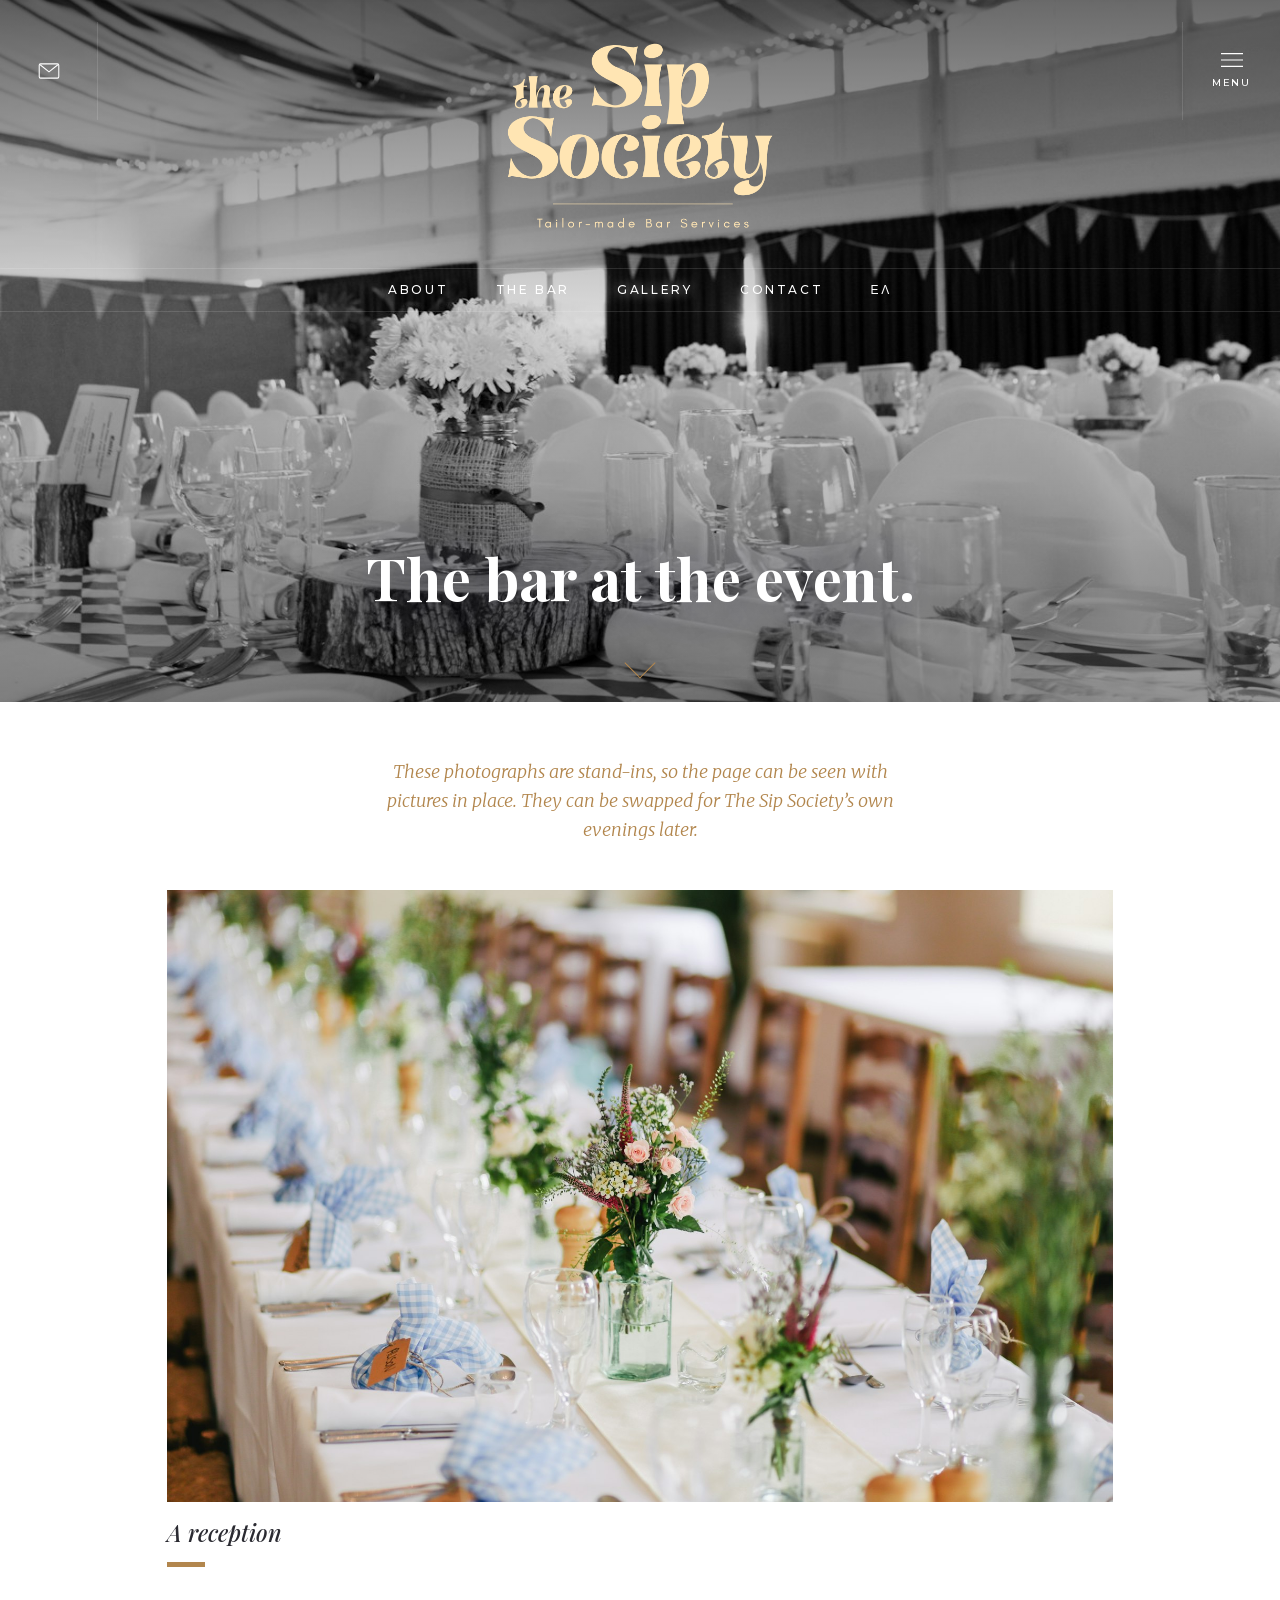
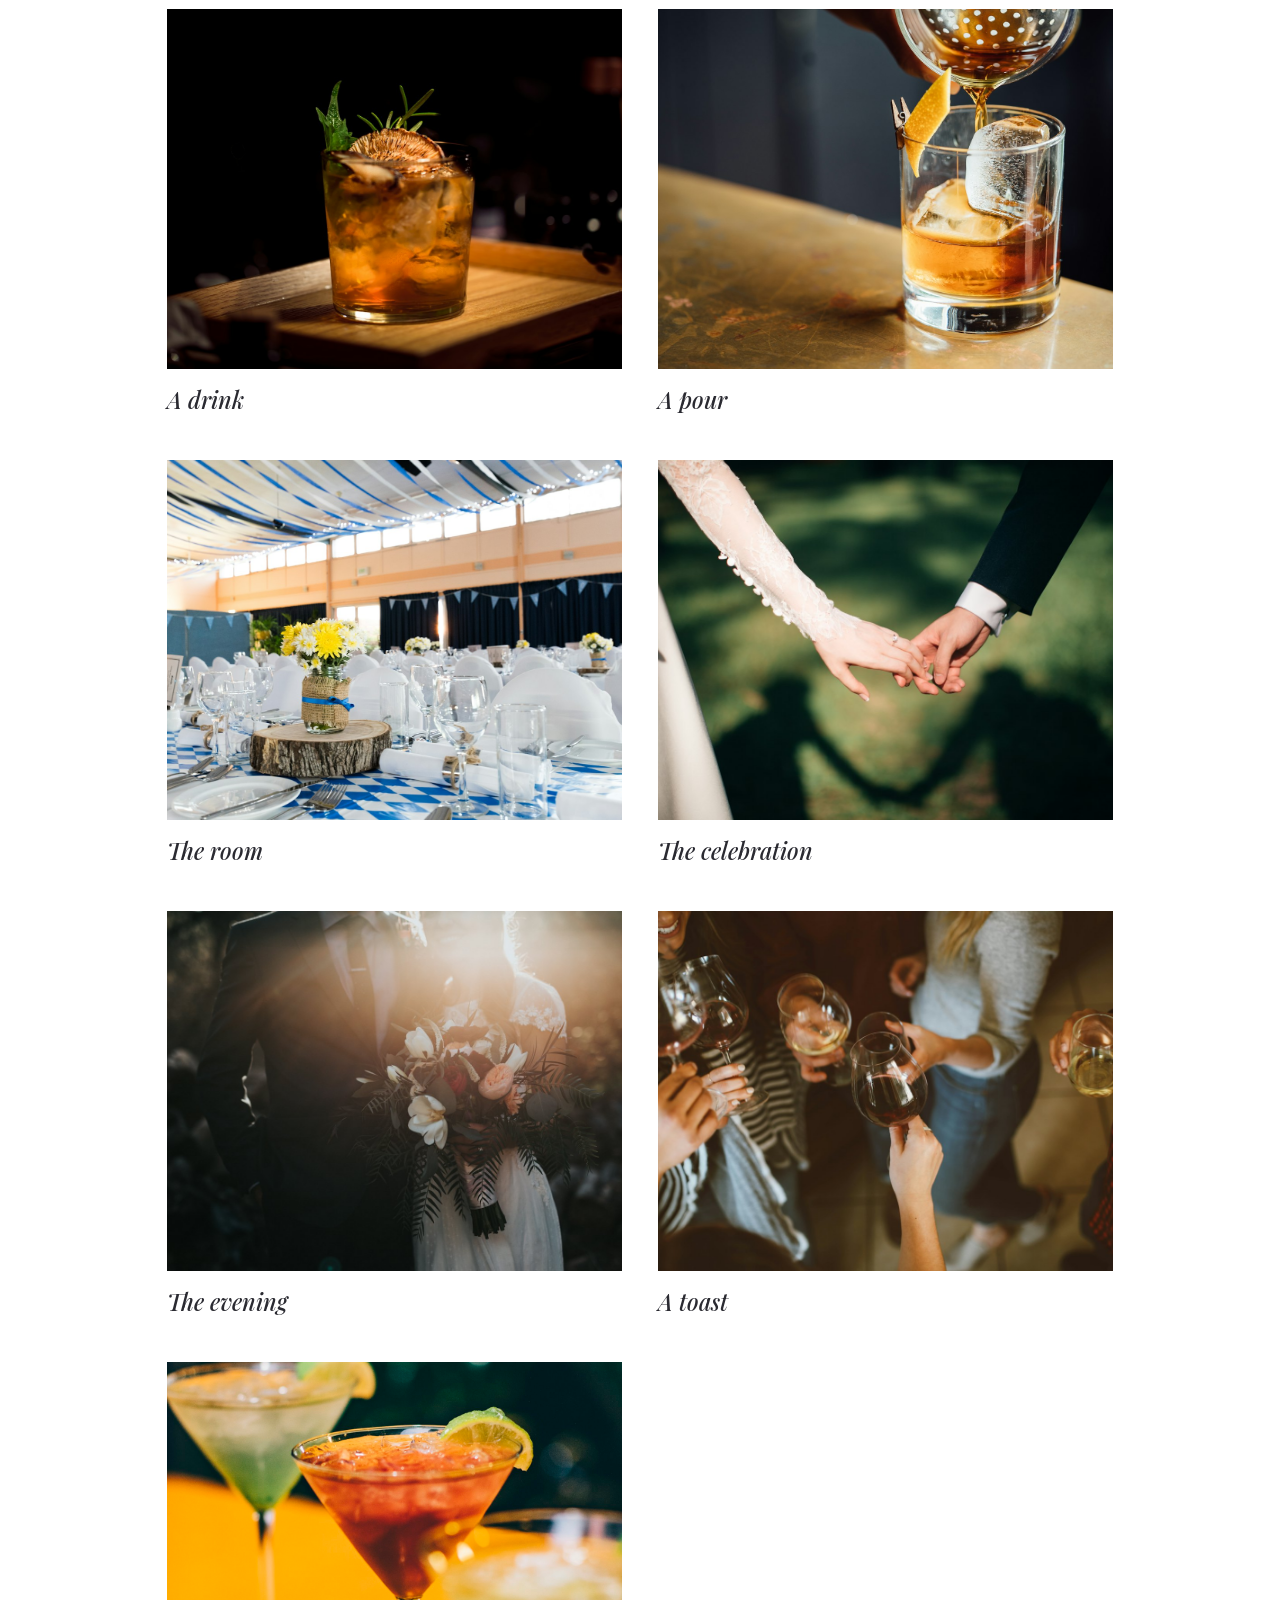
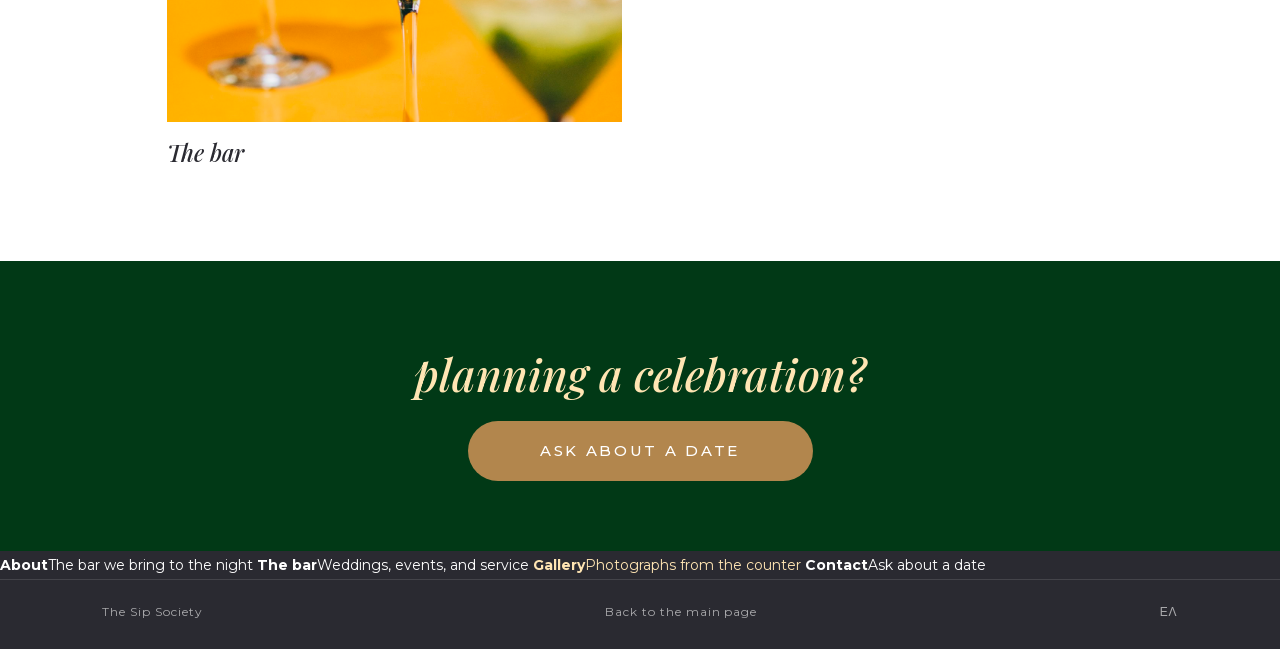
<file: en/gallery.html>
<!DOCTYPE html>
<html lang="en">
  <head>
    <meta charset="utf-8">
    <script src="../js/lang.js"></script>
    <meta name="viewport" content="width=device-width, initial-scale=1">
    <title>Gallery — The Sip Society</title>
    <meta name="description" content="Sample photographs showing the kind of bar The Sip Society sets for weddings and events.">
    <meta name="theme-color" content="#b2864d">
    <link rel="icon" href="../images/mark.svg" type="image/svg+xml">
    <link rel="stylesheet" href="../css/fonts.css">
    <link rel="stylesheet" href="../css/styles.css">
  </head>
  <body>
    <a class="skip" href="#gallery">Skip to gallery</a>

    <header class="sticky-bar">
      <a class="sticky-brand" href="index.html">
        <img src="../images/logo-ink.png" alt="The Sip Society" width="397" height="323">
      </a>
      <button class="rail-btn rail-btn-bar" type="button" data-menu-toggle aria-expanded="false" aria-controls="site-menu">
        <svg viewBox="0 0 24 16" aria-hidden="true"><path d="M0 1h24M0 8h24M0 15h24" fill="none" stroke="currentColor" stroke-width="1.2"/></svg>
        <span>Menu</span>
      </button>
    </header>

    <div class="overlay-menu" id="site-menu" hidden>
      <div class="overlay-top">
        <a class="overlay-brand" href="index.html"><img src="../images/logo-word.png" alt="The Sip Society" width="397" height="323"></a>
        <button class="rail-btn rail-btn-close" type="button" data-menu-toggle aria-label="Close menu">
          <svg viewBox="0 0 18 18" aria-hidden="true"><path d="M1 1l16 16M17 1L1 17" fill="none" stroke="currentColor" stroke-width="1.2"/></svg>
          <span>Close</span>
        </button>
      </div>
      <nav class="overlay-nav" aria-label="Menu">
        <a href="index.html#about">About</a>
        <a href="index.html#bar">The bar</a>
        <a href="gallery.html" aria-current="page">Gallery</a>
        <a href="index.html#contact">Contact</a>
        <a href="../gallery.html" lang="el" hreflang="el" aria-label="Ελληνικά">ΕΛ</a>
        </nav>
    </div>

    <header class="hero hero-short">
      <div class="hero-photo hero-photo-gallery" role="img" aria-label="Sample photograph of an evening celebration"></div>
      <div class="hero-chrome">
        <a class="rail-link" href="index.html#contact">
          <svg viewBox="0 0 24 18" aria-hidden="true"><rect x="1" y="1" width="22" height="16" rx="1.5" fill="none" stroke="currentColor" stroke-width="1.2"/><path d="M2 2l10 8L22 2" fill="none" stroke="currentColor" stroke-width="1.2"/></svg>
          <span class="visually-hidden">Contact</span>
        </a>
        <a class="wordmark" href="index.html">
          <img src="../images/logo-word.png" alt="The Sip Society, tailor-made bar services" width="397" height="323">
        </a>
        <button class="rail-btn" type="button" data-menu-toggle aria-expanded="false" aria-controls="site-menu">
          <svg viewBox="0 0 24 16" aria-hidden="true"><path d="M0 1h24M0 8h24M0 15h24" fill="none" stroke="currentColor" stroke-width="1.2"/></svg>
          <span>Menu</span>
        </button>
        <nav class="hero-nav" aria-label="Pages">
          <a href="index.html#about">About</a>
          <a href="index.html#bar">The bar</a>
          <a href="gallery.html" aria-current="page">Gallery</a>
          <a href="index.html#contact">Contact</a>
          <a href="../gallery.html" lang="el" hreflang="el" aria-label="Ελληνικά">ΕΛ</a>
        </nav>
      </div>
      <h1 class="hero-title">The bar at the event.</h1>
      <a class="scroll-cue" href="#gallery">
        <span class="visually-hidden">Scroll</span>
      </a>
    </header>

    <main id="gallery">
      <section class="gallery-intro">
        <p>
          These photographs are stand-ins, so the page can be seen with pictures in place. They can be swapped for The Sip Society’s own evenings later.
        </p>
      </section>

      <ul class="gallery">
        <li>
          <figure>
            <img src="../images/samples/hero.jpg" alt="Sample photograph of a wedding reception" width="1800" height="1200">
            <figcaption class="dash">A reception</figcaption>
          </figure>
        </li>
        <li>
          <figure>
            <img src="../images/samples/pour.jpg" alt="Sample photograph of a finished cocktail" width="1400" height="933">
            <figcaption>A drink</figcaption>
          </figure>
        </li>
        <li>
          <figure>
            <img src="../images/samples/glasses.jpg" alt="Sample photograph of a drink being poured" width="1400" height="935">
            <figcaption>A pour</figcaption>
          </figure>
        </li>
        <li>
          <figure>
            <img src="../images/samples/reception.jpg" alt="Sample photograph of reception lighting" width="1400" height="935">
            <figcaption>The room</figcaption>
          </figure>
        </li>
        <li>
          <figure>
            <img src="../images/samples/toast.jpg" alt="Sample photograph of a couple at a wedding" width="1200" height="800">
            <figcaption>The celebration</figcaption>
          </figure>
        </li>
        <li>
          <figure>
            <img src="../images/samples/couple.jpg" alt="Sample photograph of a wedding couple" width="1200" height="800">
            <figcaption>The evening</figcaption>
          </figure>
        </li>
        <li>
          <figure>
            <img src="../images/samples/evening.jpg" alt="Sample photograph of guests raising glasses" width="1200" height="800">
            <figcaption>A toast</figcaption>
          </figure>
        </li>
        <li>
          <figure>
            <img src="../images/samples/bar.jpg" alt="Sample photograph of cocktails lined along a bar" width="1200" height="1800">
            <figcaption>The bar</figcaption>
          </figure>
        </li>
      </ul>
    </main>

    <footer class="site-footer">
      <div class="footer-cta">
        <h2>planning a celebration?</h2>
        <a class="pill" href="index.html#contact">Ask about a date</a>
      </div>
      <nav class="footer-nav" aria-label="Footer">
        <a href="index.html#about"><strong>About</strong><span>The bar we bring to the night</span></a>
        <a href="index.html#bar"><strong>The bar</strong><span>Weddings, events, and service</span></a>
        <a href="gallery.html" aria-current="page"><strong>Gallery</strong><span>Photographs from the counter</span></a>
        <a href="index.html#contact"><strong>Contact</strong><span>Ask about a date</span></a>
      </nav>
      <div class="footer-meta">
        <p>The Sip Society</p>
        <p><a href="index.html">Back to the main page</a></p>
        <p><a href="../gallery.html" lang="el" hreflang="el" aria-label="Ελληνικά">ΕΛ</a></p>
      </div>
    </footer>

    <script src="../js/main.js"></script>
  </body>
</html>
</file>
<file: css/fonts.css>
/* Self-hosted Google Fonts (SIL Open Font License), latin and latin-ext subsets only. */

@font-face {
  font-family: "Merriweather";
  font-style: italic;
  font-weight: 300 400;
  font-display: swap;
  src: url("../fonts/merriweather-italic-latin-ext.woff2") format("woff2");
  unicode-range: U+0100-02BA, U+02BD-02C5, U+02C7-02CC, U+02CE-02D7, U+02DD-02FF, U+0304, U+0308, U+0329, U+1D00-1DBF, U+1E00-1E9F, U+1EF2-1EFF, U+2020, U+20A0-20AB, U+20AD-20C4, U+2113, U+2C60-2C7F, U+A720-A7FF;
}

@font-face {
  font-family: "Merriweather";
  font-style: italic;
  font-weight: 300 400;
  font-display: swap;
  src: url("../fonts/merriweather-italic-latin.woff2") format("woff2");
  unicode-range: U+0000-00FF, U+0131, U+0152-0153, U+02BB-02BC, U+02C6, U+02DA, U+02DC, U+0304, U+0308, U+0329, U+2000-206F, U+20AC, U+2122, U+2191, U+2193, U+2212, U+2215, U+FEFF, U+FFFD;
}

@font-face {
  font-family: "Merriweather";
  font-style: normal;
  font-weight: 300 400;
  font-display: swap;
  src: url("../fonts/merriweather-normal-latin-ext.woff2") format("woff2");
  unicode-range: U+0100-02BA, U+02BD-02C5, U+02C7-02CC, U+02CE-02D7, U+02DD-02FF, U+0304, U+0308, U+0329, U+1D00-1DBF, U+1E00-1E9F, U+1EF2-1EFF, U+2020, U+20A0-20AB, U+20AD-20C4, U+2113, U+2C60-2C7F, U+A720-A7FF;
}

@font-face {
  font-family: "Merriweather";
  font-style: normal;
  font-weight: 300 400;
  font-display: swap;
  src: url("../fonts/merriweather-normal-latin.woff2") format("woff2");
  unicode-range: U+0000-00FF, U+0131, U+0152-0153, U+02BB-02BC, U+02C6, U+02DA, U+02DC, U+0304, U+0308, U+0329, U+2000-206F, U+20AC, U+2122, U+2191, U+2193, U+2212, U+2215, U+FEFF, U+FFFD;
}

@font-face {
  font-family: "Montserrat";
  font-style: normal;
  font-weight: 400 700;
  font-display: swap;
  src: url("../fonts/montserrat-normal-latin-ext.woff2") format("woff2");
  unicode-range: U+0100-02BA, U+02BD-02C5, U+02C7-02CC, U+02CE-02D7, U+02DD-02FF, U+0304, U+0308, U+0329, U+1D00-1DBF, U+1E00-1E9F, U+1EF2-1EFF, U+2020, U+20A0-20AB, U+20AD-20C4, U+2113, U+2C60-2C7F, U+A720-A7FF;
}

@font-face {
  font-family: "Montserrat";
  font-style: normal;
  font-weight: 400 700;
  font-display: swap;
  src: url("../fonts/montserrat-normal-latin.woff2") format("woff2");
  unicode-range: U+0000-00FF, U+0131, U+0152-0153, U+02BB-02BC, U+02C6, U+02DA, U+02DC, U+0304, U+0308, U+0329, U+2000-206F, U+20AC, U+2122, U+2191, U+2193, U+2212, U+2215, U+FEFF, U+FFFD;
}

@font-face {
  font-family: "Playfair Display";
  font-style: italic;
  font-weight: 500 700;
  font-display: swap;
  src: url("../fonts/playfair-display-italic-latin-ext.woff2") format("woff2");
  unicode-range: U+0100-02BA, U+02BD-02C5, U+02C7-02CC, U+02CE-02D7, U+02DD-02FF, U+0304, U+0308, U+0329, U+1D00-1DBF, U+1E00-1E9F, U+1EF2-1EFF, U+2020, U+20A0-20AB, U+20AD-20C4, U+2113, U+2C60-2C7F, U+A720-A7FF;
}

@font-face {
  font-family: "Playfair Display";
  font-style: italic;
  font-weight: 500 700;
  font-display: swap;
  src: url("../fonts/playfair-display-italic-latin.woff2") format("woff2");
  unicode-range: U+0000-00FF, U+0131, U+0152-0153, U+02BB-02BC, U+02C6, U+02DA, U+02DC, U+0304, U+0308, U+0329, U+2000-206F, U+20AC, U+2122, U+2191, U+2193, U+2212, U+2215, U+FEFF, U+FFFD;
}

@font-face {
  font-family: "Playfair Display";
  font-style: normal;
  font-weight: 600 700;
  font-display: swap;
  src: url("../fonts/playfair-display-normal-latin-ext.woff2") format("woff2");
  unicode-range: U+0100-02BA, U+02BD-02C5, U+02C7-02CC, U+02CE-02D7, U+02DD-02FF, U+0304, U+0308, U+0329, U+1D00-1DBF, U+1E00-1E9F, U+1EF2-1EFF, U+2020, U+20A0-20AB, U+20AD-20C4, U+2113, U+2C60-2C7F, U+A720-A7FF;
}

@font-face {
  font-family: "Playfair Display";
  font-style: normal;
  font-weight: 600 700;
  font-display: swap;
  src: url("../fonts/playfair-display-normal-latin.woff2") format("woff2");
  unicode-range: U+0000-00FF, U+0131, U+0152-0153, U+02BB-02BC, U+02C6, U+02DA, U+02DC, U+0304, U+0308, U+0329, U+2000-206F, U+20AC, U+2122, U+2191, U+2193, U+2212, U+2215, U+FEFF, U+FFFD;
}
</file>
<file: css/styles.css>
:root {
  --gold: #b2864d;
  --gold-deep: #a17a49;
  --ink: #2a2a31;
  --muted: #7f7f83;
  --line: #e5e5e6;
  --plum: #011d0c;
  --green: #013916;
  --green-line: #4f7a60;
  --paper: #ffffff;
  --form: #edecf2;
  --banana: #ffe5b3;
  --serif: "Playfair Display", Georgia, "Times New Roman", serif;
  --body: "Merriweather", Georgia, serif;
  --sans: "Montserrat", "Avenir Next", "Segoe UI", sans-serif;
}

*,
*::before,
*::after {
  box-sizing: border-box;
}

html {
  scroll-behavior: smooth;
  scroll-padding-top: 104px;
}

body {
  margin: 0;
  color: var(--ink);
  background: var(--paper);
  font-family: var(--body);
  font-size: 17px;
  font-weight: 300;
  line-height: 1.6;
}

img {
  display: block;
  max-width: 100%;
}

a {
  color: inherit;
}

button,
input,
textarea {
  font: inherit;
}

.skip {
  position: absolute;
  left: 1rem;
  top: -4rem;
  z-index: 80;
  padding: 0.6rem 1rem;
  background: var(--gold);
  color: #fff;
  text-decoration: none;
}

.skip:focus {
  top: 1rem;
}

.visually-hidden {
  position: absolute;
  width: 1px;
  height: 1px;
  padding: 0;
  margin: -1px;
  overflow: hidden;
  clip: rect(0, 0, 0, 0);
  white-space: nowrap;
  border: 0;
}

.hp {
  position: absolute;
  left: -9999px;
}

.dash {
  position: relative;
}

.dash::after {
  content: "";
  display: block;
  width: 38px;
  height: 5px;
  margin-top: 14px;
  background: var(--gold);
}

.hero-title.dash::after,
h2.dash::after {
  margin-inline: auto;
}

/* Sticky bar */

.sticky-bar {
  position: fixed;
  top: 0;
  left: 0;
  right: 0;
  z-index: 25;
  display: flex;
  align-items: center;
  justify-content: space-between;
  height: 104px;
  padding-left: 22px;
  background: #fff;
  box-shadow: 0 2px 13px rgba(0, 0, 0, 0.07);
  transform: translateY(-110%);
  transition: transform 0.45s ease;
}

.sticky-bar.is-visible {
  transform: translateY(0);
}

.sticky-brand {
  display: flex;
  align-items: center;
  height: 100%;
  padding: 8px 0;
  text-decoration: none;
}

.sticky-brand img {
  width: auto;
  height: 88px;
}

/* Hero */

.hero {
  position: relative;
  min-height: 100vh;
  min-height: 100dvh;
  color: #fff;
  background: #1a1720;
  overflow: hidden;
}

.hero-short {
  min-height: 78vh;
}

.hero-legal {
  min-height: max(56vh, 520px);
}

.hero-photo {
  position: absolute;
  inset: 0;
  background:
    linear-gradient(to bottom, rgba(16, 14, 22, 0.62) 0%, rgba(16, 14, 22, 0.12) 42%, rgba(16, 14, 22, 0.35) 100%),
    url("../images/samples/hero.jpg") center / cover no-repeat;
  filter: grayscale(1) contrast(1.05);
}

.hero-photo-gallery {
  background:
    linear-gradient(to bottom, rgba(16, 14, 22, 0.62) 0%, rgba(16, 14, 22, 0.16) 46%, rgba(16, 14, 22, 0.45) 100%),
    url("../images/samples/reception.jpg") center / cover no-repeat;
  filter: grayscale(1) contrast(1.05);
}

.hero-photo-services {
  background:
    linear-gradient(to bottom, rgba(16, 14, 22, 0.62) 0%, rgba(16, 14, 22, 0.16) 46%, rgba(16, 14, 22, 0.45) 100%),
    url("../images/samples/bar.jpg") center / cover no-repeat;
  filter: grayscale(1) contrast(1.05);
}

.hero-photo-contact {
  background:
    linear-gradient(to bottom, rgba(16, 14, 22, 0.62) 0%, rgba(16, 14, 22, 0.16) 46%, rgba(16, 14, 22, 0.45) 100%),
    url("../images/samples/evening.jpg") center / cover no-repeat;
  filter: grayscale(1) contrast(1.05);
}

.hero-chrome {
  position: relative;
  z-index: 2;
}

.wordmark {
  position: relative;
  z-index: 2;
  display: block;
  width: min(280px, calc(100% - 180px));
  margin: 22px auto 0;
  text-decoration: none;
}

.wordmark img {
  width: 100%;
  height: auto;
}

.rail-link,
.rail-btn {
  position: absolute;
  top: 0;
  z-index: 3;
  display: flex;
  flex-direction: column;
  align-items: center;
  justify-content: center;
  gap: 7px;
  width: 98px;
  height: 98px;
  border: 0;
  background: transparent;
  color: #fff;
  cursor: pointer;
  text-decoration: none;
}

.rail-link {
  left: 0;
  border-right: 1px solid rgba(255, 255, 255, 0.12);
}

.rail-btn {
  right: 0;
  border-left: 1px solid rgba(255, 255, 255, 0.12);
  font-family: var(--sans);
  font-size: 10px;
  font-weight: 500;
  letter-spacing: 0.18em;
  text-transform: uppercase;
}

.rail-link svg,
.rail-btn svg {
  width: 22px;
  height: 16px;
}

.rail-btn-bar {
  position: static;
  width: 98px;
  height: 104px;
  border-left: 1px solid var(--line);
  color: var(--green);
}

.rail-btn-close {
  position: static;
  width: 98px;
  height: 98px;
  border-left: 1px solid var(--banana);
  color: var(--banana);
}

.hero-nav {
  position: relative;
  z-index: 2;
  margin-top: 18px;
  border-top: 1px solid rgba(255, 255, 255, 0.12);
  border-bottom: 1px solid rgba(255, 255, 255, 0.12);
  text-align: center;
}

.hero-nav a {
  display: inline-block;
  padding: 0 1.35rem;
  color: #fff;
  font-family: var(--sans);
  font-size: 12px;
  font-weight: 500;
  letter-spacing: 0.22em;
  line-height: 42px;
  text-decoration: none;
  text-transform: uppercase;
}

.hero-nav a:hover,
.hero-nav a:focus-visible,
.hero-nav a[aria-current="page"] {
  text-shadow: 0 0 12px rgba(255, 255, 255, 0.95);
}

.hero-title {
  position: absolute;
  right: 8%;
  bottom: 92px;
  left: 8%;
  z-index: 2;
  margin: 0;
  color: #fff;
  font-family: var(--serif);
  font-size: clamp(2.3rem, 4.6vw, 4.05rem);
  font-weight: 700;
  line-height: 1.12;
  text-align: center;
  text-shadow: 0 0 68px rgba(20, 20, 43, 0.98);
}

.scroll-cue {
  position: absolute;
  bottom: 28px;
  left: 50%;
  z-index: 2;
  width: 22px;
  height: 22px;
  border-right: 1.5px solid var(--gold);
  border-bottom: 1.5px solid var(--gold);
  transform: translateX(-50%) rotate(45deg);
}

/* Overlay menu */

.overlay-menu {
  position: fixed;
  inset: 0;
  z-index: 40;
  overflow: auto;
  background: var(--plum);
  color: #fff;
}

.overlay-menu[hidden] {
  display: none;
}

.overlay-top {
  display: flex;
  align-items: center;
  justify-content: space-between;
  min-height: 98px;
  padding-left: 40px;
  border-bottom: 1px solid var(--banana);
}

.overlay-brand {
  display: grid;
  place-items: center;
  flex: none;
  width: 168px;
  height: 168px;
  border-radius: 50%;
  margin: 16px 0;
  background: var(--green);
  overflow: hidden;
  text-decoration: none;
}

.overlay-brand img {
  width: 68%;
  height: auto;
}

.overlay-nav {
  display: grid;
  gap: 0.35rem;
  max-width: 640px;
  padding: 48px 40px 80px;
}

.overlay-nav a {
  color: var(--gold);
  font-family: var(--sans);
  font-size: 1.35rem;
  font-weight: 500;
  letter-spacing: 0.16em;
  text-decoration: none;
  text-transform: uppercase;
}

.overlay-nav a:hover,
.overlay-nav a:focus-visible,
.overlay-nav a[aria-current="page"] {
  color: #fff;
}

body.menu-open {
  overflow: hidden;
}

/* Alternating bands (home page): green sections use banana, plum sections
   use gold. Headers and subheaders stay white. */

section.band-green {
  --band-bg: var(--green);
  --band-fg: var(--banana);
}

section.band-plum {
  --band-bg: var(--plum);
  --band-fg: var(--gold);
}

section.band {
  background: var(--band-bg);
  color: var(--band-fg);
}

section.band h2,
section.band h3,
section.band .kicker,
section.band .vision-kicker,
section.band .offer-kicker,
section.band .preview-kicker {
  color: #fff;
}

section.band .more,
section.band .more-dark {
  border-color: var(--band-fg);
  color: var(--band-fg);
}

section.band .more:hover,
section.band .more:focus-visible {
  background: var(--band-fg);
  color: var(--band-bg);
}

section.band .dash::after {
  background: var(--band-fg);
}

section.band .split-photo::after,
section.band .vision-frame,
section.band .offer-frame,
section.band .levels-frame {
  border-color: var(--band-fg);
}

section.band .slant-photo {
  background: var(--band-fg);
}

section.band .offer-grid {
  background: var(--band-fg);
}

section.band .offer-grid li,
.offer.band h2 span {
  background: var(--band-bg);
}

section.band .offer-grid p,
section.band .line-slide,
section.band .line-controls button,
section.band .preview-grid a {
  color: var(--band-fg);
}

section.band .levels-echo {
  color: rgba(255, 255, 255, 0.12);
}

/* Split feature */

.split {
  display: grid;
  grid-template-columns: minmax(0, 1fr) minmax(300px, 480px);
  min-height: 680px;
  padding-inline: max(0px, calc((100% - 1100px) / 2));
  background: var(--plum);
  color: #fff;
}

.split-photo {
  position: relative;
  min-height: 520px;
  overflow: hidden;
}

.split-photo img {
  position: absolute;
  inset: 0;
  width: 100%;
  height: 100%;
  object-fit: cover;
}

.split-photo::after {
  content: "";
  position: absolute;
  inset: 40px;
  border: 1px solid rgba(255, 255, 255, 0.26);
  pointer-events: none;
}

.split-copy {
  display: flex;
  flex-direction: column;
  justify-content: center;
  padding: 72px 42px;
}

.split-copy h2 {
  margin: 0 0 18px;
  font-family: var(--serif);
  font-size: clamp(2rem, 3vw, 2.4rem);
  font-style: italic;
  font-weight: 500;
  line-height: 1.15;
  text-shadow: 2px 2px 0 #000;
}

.split-copy h2 img {
  width: min(250px, 100%);
  height: auto;
}

.kicker,
.vision-kicker,
.offer-kicker,
.preview-kicker,
.contact-lead,
.gallery-intro p {
  font-family: var(--body);
  font-style: italic;
  font-weight: 300;
}

.kicker {
  display: inline-block;
  margin: 0;
  font-size: 13px;
}

.split-copy p:not(.kicker) {
  margin: 0;
  padding: 28px 0 8px;
  font-size: 15px;
  font-style: italic;
  line-height: 1.7;
}

.more {
  display: inline-flex;
  align-items: center;
  justify-content: center;
  width: fit-content;
  min-height: 42px;
  margin-top: 18px;
  padding: 0 2.4rem;
  border: 1px solid var(--gold);
  color: #fff;
  font-family: var(--sans);
  font-size: 12px;
  font-weight: 700;
  letter-spacing: 0.14em;
  text-decoration: none;
  text-transform: lowercase;
}

.more:hover,
.more:focus-visible {
  background: var(--gold);
}

.more-dark {
  color: var(--ink);
  margin: 8px auto 0;
}

/* Green vision */

.vision {
  padding: 36px;
  background: var(--green);
  color: #fff;
}

.vision-frame {
  max-width: 760px;
  margin: 0 auto;
  padding: 48px 28px 56px;
  border: 1px solid var(--gold);
  text-align: center;
}

.vision-mark {
  width: min(240px, 72%);
  height: auto;
  margin: 8px auto 18px;
}

.vision h2 {
  display: inline-block;
  margin: 18px 0 0;
  font-family: var(--serif);
  font-size: clamp(2.4rem, 5vw, 3.4rem);
  font-style: italic;
  font-weight: 500;
  line-height: 1.1;
  text-shadow: 2px 2px 0 #000;
}

.vision h2.dash::after {
  margin-top: 16px;
}

.vision-kicker {
  margin: 18px 0 0;
  font-size: 18px;
}

.vision-frame > p:last-of-type {
  max-width: 640px;
  margin: 28px auto 8px;
  font-size: 15px;
  font-style: italic;
  line-height: 1.7;
}

.vision .more {
  margin-top: 28px;
  color: var(--gold);
}

.vision .more:hover,
.vision .more:focus-visible {
  color: #fff;
}

/* Offer */

.offer {
  padding: 110px 28px 48px;
  background: var(--plum);
  color: #fff;
}

.offer-frame {
  position: relative;
  max-width: 1100px;
  margin: 0 auto;
  padding: 78px 18px 28px;
  border: 1px solid var(--gold-deep);
  text-align: center;
}

.offer h2 {
  position: absolute;
  top: 0;
  right: 0;
  left: 0;
  margin: 0;
  font-family: var(--serif);
  font-size: clamp(2.4rem, 5vw, 4rem);
  font-style: italic;
  font-weight: 500;
  line-height: 1;
  text-shadow: 2px 2px 0 #000;
  transform: translateY(-58%);
}

.offer h2 span {
  display: inline-block;
  padding: 0 28px;
  background: var(--plum);
}

.offer h2 span.dash::after {
  margin-inline: auto;
}

.offer-kicker {
  margin: 0 0 36px;
  font-size: 18px;
}

.offer-grid {
  display: grid;
  grid-template-columns: repeat(3, minmax(0, 1fr));
  gap: 1px;
  margin: 0;
  padding: 0;
  list-style: none;
  background: #4a4a50;
}

.offer-grid li {
  padding: 36px 26px 42px;
  background: var(--plum);
}

.offer-grid a {
  display: block;
  color: inherit;
  text-decoration: none;
}

.offer-grid a:hover h3,
.offer-grid a:focus-visible h3 {
  color: var(--gold);
}

.offer-grid h3 {
  margin: 0 0 14px;
  color: #fff;
  font-family: var(--sans);
  font-size: 20px;
  font-weight: 500;
  letter-spacing: 0.06em;
}

.offer-grid p {
  margin: 0;
  color: var(--gold);
  font-size: 16px;
  font-style: italic;
  line-height: 1.65;
}

/* Lines */

.lines {
  position: relative;
  padding: 72px max(12%, calc((100% - 1100px) / 2)) 80px;
  text-align: center;
}

.lines h2 {
  margin: 0 0 36px;
  color: var(--gold);
  font-family: var(--serif);
  font-size: clamp(2rem, 4vw, 2.8rem);
  font-style: italic;
  font-weight: 500;
  letter-spacing: 0.08em;
  line-height: 1.2;
  text-shadow: 2px 2px 0 #000;
}

.line-viewport {
  position: relative;
  min-height: 11rem;
}

.line-slide {
  position: absolute;
  top: 0;
  right: 0;
  left: 0;
  margin: 0;
  color: var(--ink);
  font-family: var(--serif);
  font-size: clamp(1.55rem, 3vw, 2.35rem);
  font-style: italic;
  font-weight: 500;
  line-height: 1.35;
  opacity: 0;
  transition: opacity 0.45s ease;
}

.line-slide.is-active {
  opacity: 1;
}

.line-controls button {
  position: absolute;
  top: 58%;
  display: grid;
  place-items: center;
  width: 42px;
  height: 42px;
  padding: 0;
  border: 0;
  background: transparent;
  color: var(--gold);
  cursor: pointer;
}

.line-controls button[data-line="prev"] {
  left: 2%;
}

.line-controls button[data-line="next"] {
  right: 2%;
}

.line-controls svg {
  width: 16px;
  height: 28px;
}

/* Preview */

.preview {
  padding: 20px 6% 80px;
  text-align: center;
}

.preview h2 {
  display: inline-block;
  margin: 10px 0 0;
  color: var(--ink);
  font-family: var(--serif);
  font-size: clamp(2.6rem, 5vw, 3.8rem);
  font-style: italic;
  font-weight: 500;
}

.preview-kicker {
  margin: 8px auto 36px;
  color: var(--gold);
  font-size: 14px;
  letter-spacing: 0.08em;
}

.preview-grid {
  display: grid;
  grid-template-columns: repeat(3, minmax(0, 1fr));
  gap: 22px;
  max-width: 1100px;
  margin: 0 auto 28px;
  padding: 0;
  list-style: none;
}

.preview-grid a {
  display: block;
  color: var(--ink);
  text-decoration: none;
}

.preview-grid img {
  width: 100%;
  height: 280px;
  object-fit: cover;
}

.preview-grid span {
  display: block;
  margin-top: 10px;
  font-family: var(--serif);
  font-size: 1.25rem;
  font-style: italic;
}

/* Gallery page */

.gallery-intro {
  max-width: 720px;
  margin: 0 auto;
  padding: 56px 8% 10px;
  text-align: center;
}

.gallery-intro p {
  margin: 0;
  color: var(--gold);
  font-size: 18px;
}

.gallery {
  display: grid;
  grid-template-columns: 1fr 1fr;
  gap: 42px 36px;
  max-width: 1100px;
  margin: 0 auto;
  padding: 36px 6% 90px;
  list-style: none;
}

.gallery li:first-child {
  grid-column: 1 / -1;
}

.gallery figure {
  margin: 0;
}

.gallery img {
  width: 100%;
  height: 360px;
  object-fit: cover;
}

.gallery li:first-child img {
  height: min(68vh, 620px);
}

.gallery figcaption {
  margin-top: 12px;
  font-family: var(--serif);
  font-size: 1.45rem;
  font-style: italic;
  font-weight: 500;
}

.gallery figcaption.dash::after {
  margin-top: 10px;
}

/* Contact */

.contact-band {
  background: var(--form);
  padding: 78px 8% 88px;
}

.contact-inner {
  max-width: 720px;
  margin: 0 auto;
  text-align: center;
}

.contact-inner h2 {
  display: inline-block;
  margin: 0;
  color: var(--ink);
  font-family: var(--serif);
  font-size: clamp(2.4rem, 5vw, 3.4rem);
  font-style: italic;
  font-weight: 500;
}

.contact-lead {
  margin: 18px auto 32px;
  max-width: 38rem;
  color: var(--ink);
  font-size: 16px;
}

.contact-notes {
  display: grid;
  gap: 8px;
  max-width: 38rem;
  margin: 0 auto 32px;
  padding: 0;
  color: var(--muted);
  font-size: 15px;
  font-style: italic;
  list-style: none;
}

.contact-form select {
  width: 100%;
  border: 0;
  border-bottom: 1px solid var(--ink);
  border-radius: 0;
  background: transparent;
  color: var(--gold);
  font-family: var(--body);
  font-size: 18px;
  font-weight: 300;
  padding: 0.45rem 0 0.55rem;
}

.contact-form select:focus-visible {
  outline: 2px solid var(--gold);
  outline-offset: 3px;
}

.contact-form {
  display: grid;
  gap: 1.15rem;
  text-align: left;
}

.contact-form label {
  display: grid;
  gap: 0.35rem;
  color: var(--muted);
  font-family: var(--sans);
  font-size: 11px;
  font-weight: 700;
  letter-spacing: 0.16em;
  text-transform: uppercase;
}

.contact-form input,
.contact-form textarea {
  width: 100%;
  border: 0;
  border-bottom: 1px solid var(--ink);
  border-radius: 0;
  background: transparent;
  color: var(--gold);
  font-family: var(--body);
  font-size: 18px;
  font-weight: 300;
  padding: 0.45rem 0 0.55rem;
}

.contact-form textarea {
  border: 1px solid var(--ink);
  min-height: 180px;
  padding: 0.85rem 1rem;
  resize: vertical;
}

.contact-form input:focus-visible,
.contact-form textarea:focus-visible,
a:focus-visible,
button:focus-visible {
  outline: 2px solid var(--gold);
  outline-offset: 3px;
}

.contact-form input::placeholder,
.contact-form textarea::placeholder {
  color: #b7b4c4;
  font-family: var(--sans);
  font-size: 14px;
  font-style: italic;
  letter-spacing: 0.04em;
}

.pill {
  display: flex;
  align-items: center;
  justify-content: center;
  width: min(345px, 92%);
  min-height: 60px;
  margin: 12px auto 0;
  padding: 0 1.2rem;
  border: 0;
  border-radius: 30px;
  background: var(--gold);
  color: #fff;
  font-family: var(--sans);
  font-size: 15px;
  font-weight: 500;
  letter-spacing: 0.18em;
  text-align: center;
  text-decoration: none;
  text-transform: uppercase;
  cursor: pointer;
}

.pill:hover,
.pill:focus-visible {
  background: #9a7340;
}

.pill-quiet {
  border: 1px solid #b4b2c0;
  background: #fff;
  color: var(--ink);
}

.pill-quiet:hover,
.pill-quiet:focus-visible {
  border-color: var(--gold);
  background: var(--gold);
  color: #fff;
}

.pill:disabled {
  opacity: 0.65;
  cursor: wait;
}

.form-status {
  min-height: 1.4rem;
  margin: 0;
  color: var(--ink);
  font-family: var(--body);
  font-size: 15px;
  font-style: italic;
  text-align: center;
}

.form-privacy {
  margin: -0.4rem 0 0;
  color: var(--muted);
  font-size: 13px;
  text-align: center;
}

.form-privacy a {
  color: inherit;
  text-underline-offset: 2px;
}

.form-privacy a:hover {
  color: var(--gold);
}

/* Privacy policy */

.legal {
  max-width: 720px;
  margin: 0 auto;
  padding: 64px 22px 88px;
  color: var(--ink);
  font-size: 16px;
  line-height: 1.75;
}

.legal-updated {
  color: var(--muted);
  font-family: var(--sans);
  font-size: 11px;
  font-weight: 700;
  letter-spacing: 0.16em;
  text-transform: uppercase;
}

.legal h2 {
  margin: 44px 0 10px;
  font-family: var(--serif);
  font-size: 1.7rem;
  font-style: italic;
  font-weight: 500;
}

.legal a {
  color: var(--gold-deep);
  text-underline-offset: 2px;
}

.legal ul {
  padding-left: 1.2rem;
}

.legal li + li {
  margin-top: 6px;
}

.legal-details {
  display: grid;
  grid-template-columns: max-content 1fr;
  gap: 6px 24px;
  margin: 20px 0 0;
  padding: 18px 22px;
  background: var(--form);
  font-size: 15px;
}

.legal-details dt {
  color: var(--muted);
  font-family: var(--sans);
  font-size: 11px;
  font-weight: 700;
  letter-spacing: 0.16em;
  line-height: 2.2;
  text-transform: uppercase;
}

.legal-details dd {
  margin: 0;
}

@media (max-width: 620px) {
  .legal-details {
    grid-template-columns: 1fr;
    gap: 0;
  }

  .legal-details dd + dt {
    margin-top: 10px;
  }
}

/* Footer */

.site-footer {
  background: var(--ink);
  color: #fff;
}

.footer-cta {
  padding: 78px 8% 70px;
  background: var(--green);
  text-align: center;
}

.footer-cta h2 {
  margin: 0;
  color: var(--banana);
  font-family: var(--serif);
  font-size: clamp(2.1rem, 4vw, 2.75rem);
  font-style: italic;
  font-weight: 500;
}

.footer-main {
  display: grid;
  grid-template-columns: minmax(0, 1.2fr) minmax(0, 1.5fr) minmax(0, 0.7fr) minmax(0, 0.7fr);
  gap: 40px;
  padding: 64px 8% 56px;
}

.footer-brand img {
  width: 150px;
  height: auto;
}

.footer-brand p {
  margin: 18px 0 0;
  max-width: 20rem;
  color: rgba(255, 255, 255, 0.7);
  font-size: 14px;
  font-style: italic;
  line-height: 1.7;
}

.footer-label {
  margin: 0 0 18px;
  color: var(--banana);
  font-family: var(--sans);
  font-size: 12px;
  font-weight: 700;
  letter-spacing: 0.16em;
  text-transform: uppercase;
}

.footer-col ul {
  display: grid;
  gap: 10px;
  margin: 0;
  padding: 0;
  list-style: none;
}

.footer-contact a,
.footer-nav a {
  color: #fff;
  font-family: var(--sans);
  font-size: 14px;
  text-decoration: none;
}

.footer-contact a {
  display: inline-flex;
  align-items: center;
  gap: 12px;
  min-height: 28px;
  overflow-wrap: anywhere;
}

.footer-contact a:hover,
.footer-nav a:hover,
.footer-nav a[aria-current="page"] {
  color: var(--banana);
}

.footer-contact svg,
.footer-social svg {
  flex: none;
  width: 18px;
  height: 18px;
  fill: none;
  stroke: var(--gold);
  stroke-width: 1.3;
  stroke-linecap: round;
  stroke-linejoin: round;
}

.footer-col .footer-social {
  display: flex;
  gap: 12px;
}

.footer-social a {
  display: grid;
  place-items: center;
  width: 44px;
  height: 44px;
  border: 1px solid rgba(255, 255, 255, 0.25);
  border-radius: 50%;
}

.footer-social svg {
  width: 20px;
  height: 20px;
}

.footer-social a:hover {
  border-color: var(--gold);
  background: var(--gold);
}

.footer-social a:hover svg {
  stroke: #fff;
}

.footer-meta {
  display: flex;
  justify-content: space-between;
  align-items: center;
  gap: 16px;
  padding: 22px 8% 28px;
  border-top: 1px solid rgba(255, 255, 255, 0.12);
  color: rgba(255, 255, 255, 0.6);
  font-family: var(--sans);
  font-size: 12px;
  letter-spacing: 0.08em;
}

.footer-meta p {
  margin: 0;
}

.footer-meta a {
  color: inherit;
  text-decoration: none;
}

.footer-meta a:hover {
  color: var(--banana);
}

@media (max-width: 1000px) {
  .footer-main {
    grid-template-columns: repeat(2, minmax(0, 1fr));
  }
}

@media (max-width: 620px) {
  .footer-main {
    grid-template-columns: minmax(0, 1fr);
    gap: 30px;
    padding: 40px 22px 34px;
  }

  .footer-brand img {
    width: 112px;
  }

  .footer-brand p {
    margin-top: 12px;
  }

  .footer-label {
    margin-bottom: 12px;
  }

  .footer-col ul {
    gap: 6px;
  }

  .footer-col.footer-nav ul {
    display: flex;
    flex-wrap: wrap;
    gap: 8px 22px;
  }

  .footer-meta {
    padding-inline: 22px;
  }
}

/* Contact page: direct links */

.contact-links {
  display: flex;
  flex-wrap: wrap;
  justify-content: center;
  gap: 14px 32px;
  margin: 0;
  padding: 0;
  list-style: none;
}

.contact-links a {
  display: inline-flex;
  align-items: center;
  gap: 10px;
  min-height: 32px;
  color: var(--ink);
  font-family: var(--sans);
  font-size: 13px;
  font-weight: 500;
  letter-spacing: 0.06em;
  text-decoration: none;
  overflow-wrap: anywhere;
}

.contact-links a:hover {
  color: var(--gold);
}

.contact-links svg {
  flex: none;
  width: 18px;
  height: 18px;
  fill: none;
  stroke: var(--gold);
  stroke-width: 1.3;
  stroke-linecap: round;
  stroke-linejoin: round;
}

.contact-direct {
  margin-top: 56px;
  padding-top: 40px;
  border-top: 1px solid #d6d4de;
}

.contact-direct h3 {
  margin: 0;
  font-family: var(--serif);
  font-size: 1.8rem;
  font-style: italic;
  font-weight: 500;
}

.contact-direct p {
  margin: 10px auto 24px;
  max-width: 34rem;
  color: var(--muted);
  font-size: 15px;
  font-style: italic;
}

.contact-direct .contact-email {
  display: flex;
  flex-basis: 100%;
  justify-content: center;
}

@media (max-width: 620px) {
  .contact-links {
    flex-direction: column;
    align-items: center;
    gap: 10px;
  }
}

@media (max-width: 900px) {
  .hero-nav {
    display: none;
  }

  .wordmark {
    width: min(220px, calc(100% - 160px));
    margin-top: 16px;
  }

  .hero-title {
    bottom: 64px;
  }

  .split,
  .offer-grid,
  .preview-grid,
  .gallery {
    grid-template-columns: 1fr;
  }

  .split-photo {
    min-height: 320px;
    height: 70vw;
  }

  .split-photo::after {
    inset: 16px;
  }

  .offer {
    padding-top: 84px;
  }

  .offer h2 {
    font-size: 2.2rem;
  }

  .gallery li:first-child img,
  .gallery img,
  .preview-grid img {
    height: 240px;
  }

  .line-controls button[data-line="prev"] {
    left: 0;
  }

  .line-controls button[data-line="next"] {
    right: 0;
  }

  .lines {
    padding-inline: 18%;
  }
}

@media (max-width: 620px) {
  .rail-link,
  .rail-btn,
  .rail-btn-close {
    width: 72px;
    height: 72px;
  }

  .wordmark {
    width: min(190px, calc(100% - 156px));
  }

  html {
    scroll-padding-top: 84px;
  }

  .sticky-bar {
    height: 84px;
  }

  .sticky-brand img {
    height: 68px;
  }

  .overlay-brand {
    width: 120px;
    height: 120px;
  }

  .rail-btn-bar {
    height: 84px;
  }

  .overlay-top,
  .overlay-nav {
    padding-left: 20px;
    padding-right: 16px;
  }

  .split-copy,
  .vision,
  .contact-band {
    padding-left: 22px;
    padding-right: 22px;
  }

  .vision {
    padding-top: 22px;
    padding-bottom: 22px;
  }
}

@media (prefers-reduced-motion: reduce) {
  html {
    scroll-behavior: auto;
  }

  .sticky-bar,
  .line-slide {
    transition: none;
  }
}


/* Hero copy and CTAs */

.hero-copy {
  position: absolute;
  right: 8%;
  bottom: 84px;
  left: 8%;
  z-index: 2;
  text-align: center;
}

.hero-copy .hero-title {
  position: static;
}

.hero-eyebrow {
  margin: 0 0 14px;
  color: #fff;
  font-family: var(--sans);
  font-size: 12px;
  font-weight: 700;
  letter-spacing: 0.28em;
  text-transform: uppercase;
  text-shadow: 0 0 24px rgba(20, 20, 43, 0.9);
}

.hero-sub {
  max-width: 34rem;
  margin: 18px auto 0;
  font-size: 16px;
  font-style: italic;
  text-shadow: 0 0 24px rgba(20, 20, 43, 0.95);
}

.hero-cta {
  margin-top: 26px;
}

.sticky-cta {
  margin-left: auto;
  margin-right: 22px;
  padding: 0.7rem 1.4rem;
  border-radius: 24px;
  background: var(--green);
  color: #fff;
  font-family: var(--sans);
  font-size: 12px;
  font-weight: 500;
  letter-spacing: 0.16em;
  text-decoration: none;
  text-transform: uppercase;
}

/* Included, formats, cocktails, steps */

.included,
.formats,
.cocktails,
.steps {
  padding: 84px 6%;
  text-align: center;
}

.included h2,
.formats h2,
.cocktails h2,
.steps h2 {
  display: inline-block;
  margin: 0;
  font-family: var(--serif);
  font-size: clamp(2.2rem, 4.5vw, 3.2rem);
  font-style: italic;
  font-weight: 500;
  line-height: 1.15;
}

.included-list,
.formats-grid,
.cocktail-grid,
.steps-list {
  display: grid;
  gap: 24px;
  max-width: 1100px;
  margin: 40px auto 0;
  padding: 0;
  list-style: none;
}

.included-list {
  grid-template-columns: repeat(4, minmax(0, 1fr));
}

.included-list li {
  display: grid;
  gap: 8px;
  justify-items: center;
}

.included-list svg {
  width: 38px;
  height: 38px;
  fill: none;
  stroke: var(--gold);
  stroke-width: 1.2;
  stroke-linejoin: round;
  stroke-linecap: round;
}

.included-list strong {
  font-family: var(--sans);
  font-size: 13px;
  font-weight: 700;
  letter-spacing: 0.16em;
  text-transform: uppercase;
}

.included-list span {
  font-size: 14px;
  font-style: italic;
}

.formats {
  background: var(--form);
}

.formats-kicker,
.cocktails-kicker {
  margin: 14px 0 0;
  color: var(--gold-deep);
  font-style: italic;
}

.formats-grid {
  grid-template-columns: repeat(3, minmax(0, 1fr));
}

.formats-grid li {
  position: relative;
  padding: 40px 28px 44px;
  border: 1px solid var(--line);
  background: #fff;
  transition: transform 0.3s ease, box-shadow 0.3s ease;
}

.formats-grid li:hover {
  transform: translateY(-4px);
  box-shadow: 0 14px 30px rgba(36, 30, 45, 0.12);
}

.formats-grid li.is-popular {
  border-color: var(--gold);
}

.formats-grid h3,
.cocktail-grid h3,
.steps-list h3 {
  margin: 0 0 10px;
  font-family: var(--serif);
  font-size: 1.5rem;
  font-style: italic;
  font-weight: 500;
}

.formats-grid p,
.cocktail-grid p,
.steps-list p {
  margin: 0;
  font-size: 15px;
  font-style: italic;
}

.badge {
  position: absolute;
  top: -12px;
  left: 50%;
  padding: 4px 14px;
  background: var(--gold);
  color: #fff;
  font-family: var(--sans);
  font-size: 10px;
  font-weight: 700;
  letter-spacing: 0.18em;
  text-transform: uppercase;
  transform: translateX(-50%);
  white-space: nowrap;
}

.cocktail-grid {
  grid-template-columns: repeat(3, minmax(0, 1fr));
}

.cocktail-grid li {
  overflow: hidden;
}

.cocktail-grid img {
  width: 100%;
  height: 300px;
  margin-bottom: 16px;
  object-fit: cover;
  transition: transform 0.6s ease;
}

.cocktail-grid li:hover img {
  transform: scale(1.04);
}

.steps {
  background: var(--plum);
  color: #fff;
}

.steps-list {
  grid-template-columns: repeat(3, minmax(0, 1fr));
  margin-bottom: 40px;
}

.step-n {
  display: inline-grid;
  place-items: center;
  width: 52px;
  height: 52px;
  margin-bottom: 14px;
  border: 1px solid var(--gold);
  border-radius: 50%;
  color: var(--gold);
  font-family: var(--serif);
  font-size: 1.4rem;
}

/* Scroll reveal */

.reveal {
  opacity: 0;
  transform: translateY(24px);
  transition: opacity 0.8s ease, transform 0.8s ease;
}

.reveal.is-in {
  opacity: 1;
  transform: none;
}

@media (prefers-reduced-motion: reduce) {
  .reveal {
    opacity: 1;
    transform: none;
    transition: none;
  }
}

@media (max-width: 860px) {
  .included-list {
    grid-template-columns: repeat(2, minmax(0, 1fr));
  }

  .formats-grid,
  .cocktail-grid,
  .steps-list {
    grid-template-columns: 1fr;
  }

  .hero-copy {
    bottom: 70px;
  }

  .sticky-cta {
    padding: 0.6rem 1rem;
    font-size: 11px;
  }
}

/* Brochure: slanted photo + green copy */

.slant {
  display: grid;
  grid-template-columns: repeat(2, minmax(0, 1fr));
  background: var(--green);
  color: #fff;
}

/* Four photos in a 2x2 grid, cut by the same slant as the home hero: the box
   is the line colour, and the grid is clipped a few pixels short of it, so
   the line and the gaps between photos both show it. */
/* The ratio sets the minimum height; stretch lets the photo grow when the
   copy beside it is taller, instead of leaving a green gap underneath. */
.slant-photo {
  aspect-ratio: 960 / 1080;
  align-self: stretch;
  background: var(--gold);
  clip-path: polygon(0 0, 77.2% 0, 100% 100%, 0 100%);
}

.slant-grid {
  display: grid;
  grid-template-columns: repeat(2, minmax(0, 1fr));
  grid-template-rows: repeat(2, minmax(0, 1fr));
  gap: 4px;
  height: 100%;
  clip-path: polygon(0 0, calc(77.2% - 4px) 0, calc(100% - 4px) 100%, 0 100%);
}

.slant-grid img {
  width: 100%;
  height: 100%;
  object-fit: cover;
  filter: grayscale(1);
}

.slant-copy {
  display: flex;
  flex-direction: column;
  justify-content: center;
  max-width: calc(34rem + 112px);
  padding: 72px 56px;
}

.slant-copy h2 {
  margin: 0;
  font-family: var(--serif);
  font-size: clamp(2rem, 3.4vw, 2.8rem);
  font-style: italic;
  font-weight: 500;
  line-height: 1.15;
  text-shadow: 2px 2px 0 #000;
}

.slant-copy h2.dash::after {
  margin-inline: 0;
}

.slant-copy p {
  margin: 0;
  padding-top: 28px;
  font-size: 15px;
  font-style: italic;
  line-height: 1.8;
}

.slant-copy strong {
  font-style: normal;
  font-weight: 400;
}

.slant-copy .slant-signoff {
  font-family: var(--serif);
  font-size: 1.35rem;
  letter-spacing: 0.04em;
}

#intro-title {
  color: var(--banana);
  text-shadow: 2px 2px 0 #000;
}

/* Home hero: the brochure photo on green */

.hero-intro {
  background: var(--green);
}

/* The slanted edge is drawn here, not in the photo: the box is gold and the
   photo is clipped a few pixels short of it, so the line stays put at any
   screen shape. */
.hero-slant {
  position: absolute;
  top: 0;
  bottom: 0;
  left: 0;
  width: 50%;
  background: var(--gold);
  clip-path: polygon(0 0, 77.2% 0, 100% 100%, 0 100%);
}

.hero-slant img {
  width: 100%;
  height: 100%;
  object-fit: cover;
  object-position: center 40%;
  clip-path: polygon(0 0, calc(77.2% - 4px) 0, calc(100% - 4px) 100%, 0 100%);
}

/* keeps the white nav legible where it crosses the bright photo */
.hero-slant::after {
  content: "";
  position: absolute;
  inset: 0;
  background: linear-gradient(to bottom, rgba(1, 29, 12, 0.7) 0%, rgba(1, 29, 12, 0) 45%);
  pointer-events: none;
}

.hero-intro .scroll-cue {
  left: 76%;
}

.hero-intro .hero-copy {
  left: 52%;
  right: 6%;
  bottom: 0;
  display: flex;
  flex-direction: column;
  align-items: center;
  justify-content: center;
  top: 330px;
  padding-bottom: 60px;
}

.hero-intro .hero-eyebrow,
.hero-intro .hero-sub {
  text-shadow: none;
}

.hero-intro .hero-title {
  display: grid;
  font-size: clamp(1.8rem, 3.2vw, 2.9rem);
  font-style: italic;
  font-weight: 500;
  letter-spacing: 0.06em;
  line-height: 1.5;
  text-shadow: none;
}

.hero-intro .hero-title span:nth-child(1) {
  justify-self: start;
}

.hero-intro .hero-title span:nth-child(3) {
  justify-self: end;
}

/* Narrow screens: no room for two columns, so the photo sits behind the copy */
@media (max-width: 900px) {
  .hero-slant,
  .hero-slant img {
    clip-path: none;
  }

  .hero-slant {
    width: 100%;
  }

  .hero-slant img {
    object-position: 30% center;
  }

  .hero-slant::after {
    background: linear-gradient(to bottom, rgba(1, 29, 12, 0.7) 0%, rgba(1, 29, 12, 0.5) 45%, rgba(1, 29, 12, 0.78) 100%);
  }

  .hero-intro .scroll-cue {
    left: 50%;
  }

  .hero-intro .hero-copy {
    top: auto;
    right: 8%;
    bottom: 70px;
    left: 8%;
    padding-bottom: 0;
  }

  .hero-intro .hero-title span:nth-child(n) {
    justify-self: center;
  }
}

/* Brochure: three levels */

.levels {
  padding: 56px 36px;
  background: var(--green);
  color: #fff;
}

.levels-frame {
  max-width: 1100px;
  margin: 0 auto;
  padding: 96px 28px 88px;
  border: 8px solid var(--gold);
  text-align: center;
}

.levels-stack h2,
.levels-echo {
  display: block;
  margin: 0;
  font-family: var(--serif);
  font-size: clamp(2rem, 5vw, 3.6rem);
  font-style: italic;
  font-weight: 600;
  line-height: 1.12;
}

.levels-echo {
  color: rgba(255, 255, 255, 0.12);
  user-select: none;
}

.levels .more {
  margin: 44px auto 0;
  color: var(--gold);
}

.levels .more:hover,
.levels .more:focus-visible {
  color: #fff;
}

@media (max-width: 900px) {
  .slant {
    grid-template-columns: 1fr;
  }

  .slant-copy {
    max-width: none;
    padding: 40px 22px 64px;
  }
}

@media (max-width: 620px) {
  .levels {
    padding: 22px;
  }

  .levels-frame {
    padding: 64px 18px 56px;
    border-width: 5px;
  }

  .levels-echo {
    display: none;
  }
}
</file>
